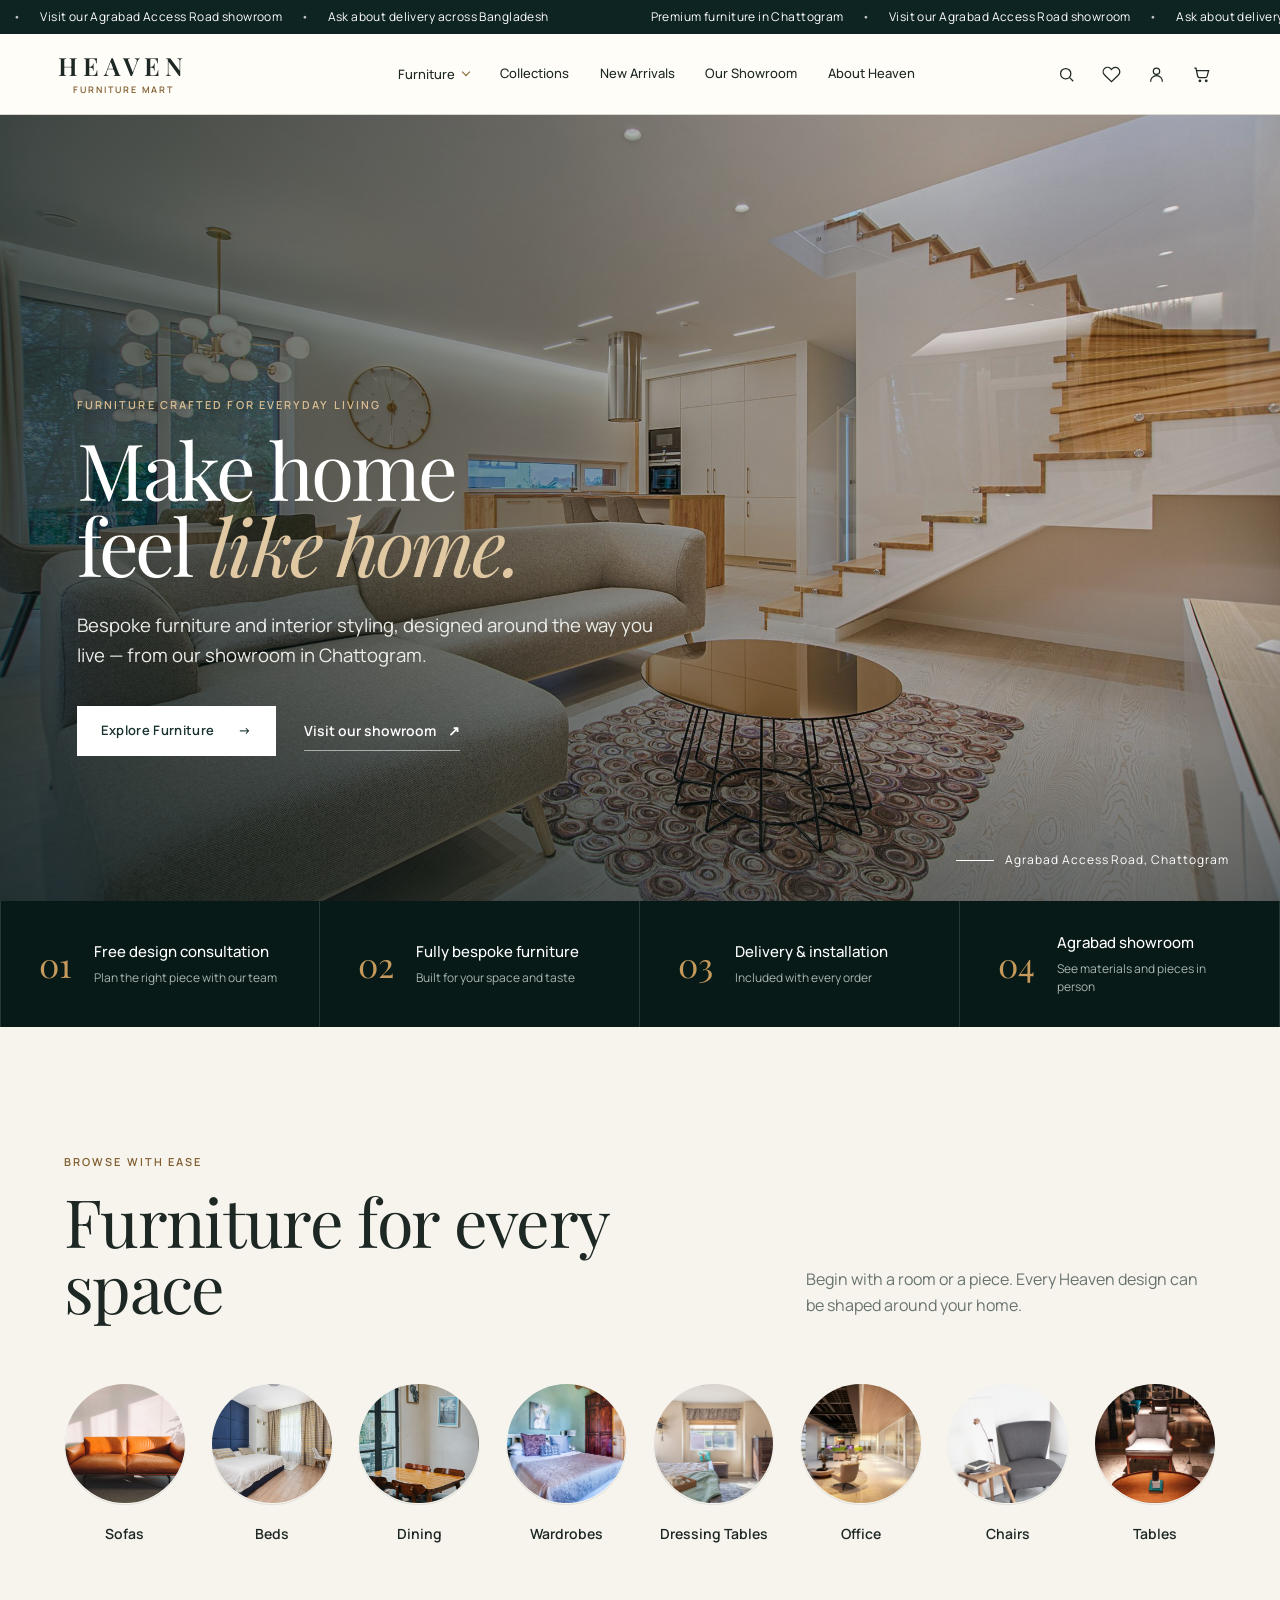
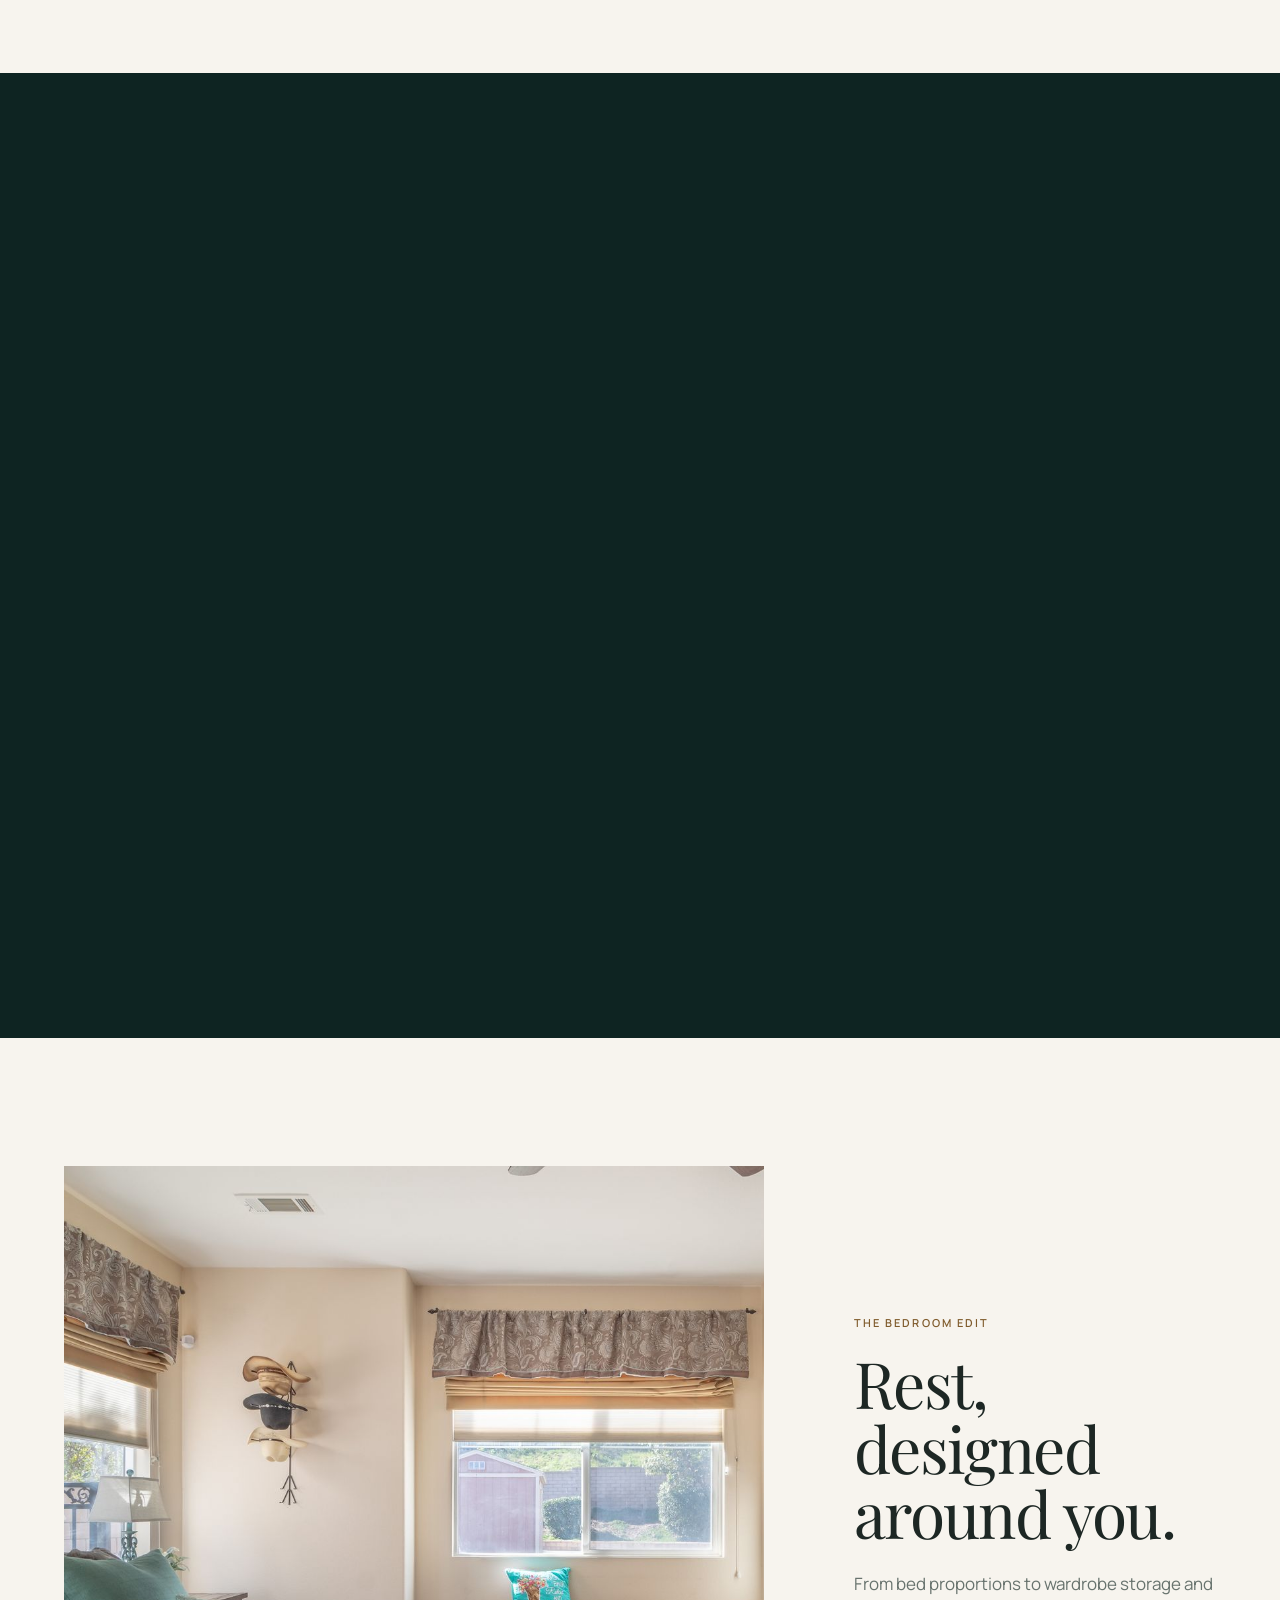
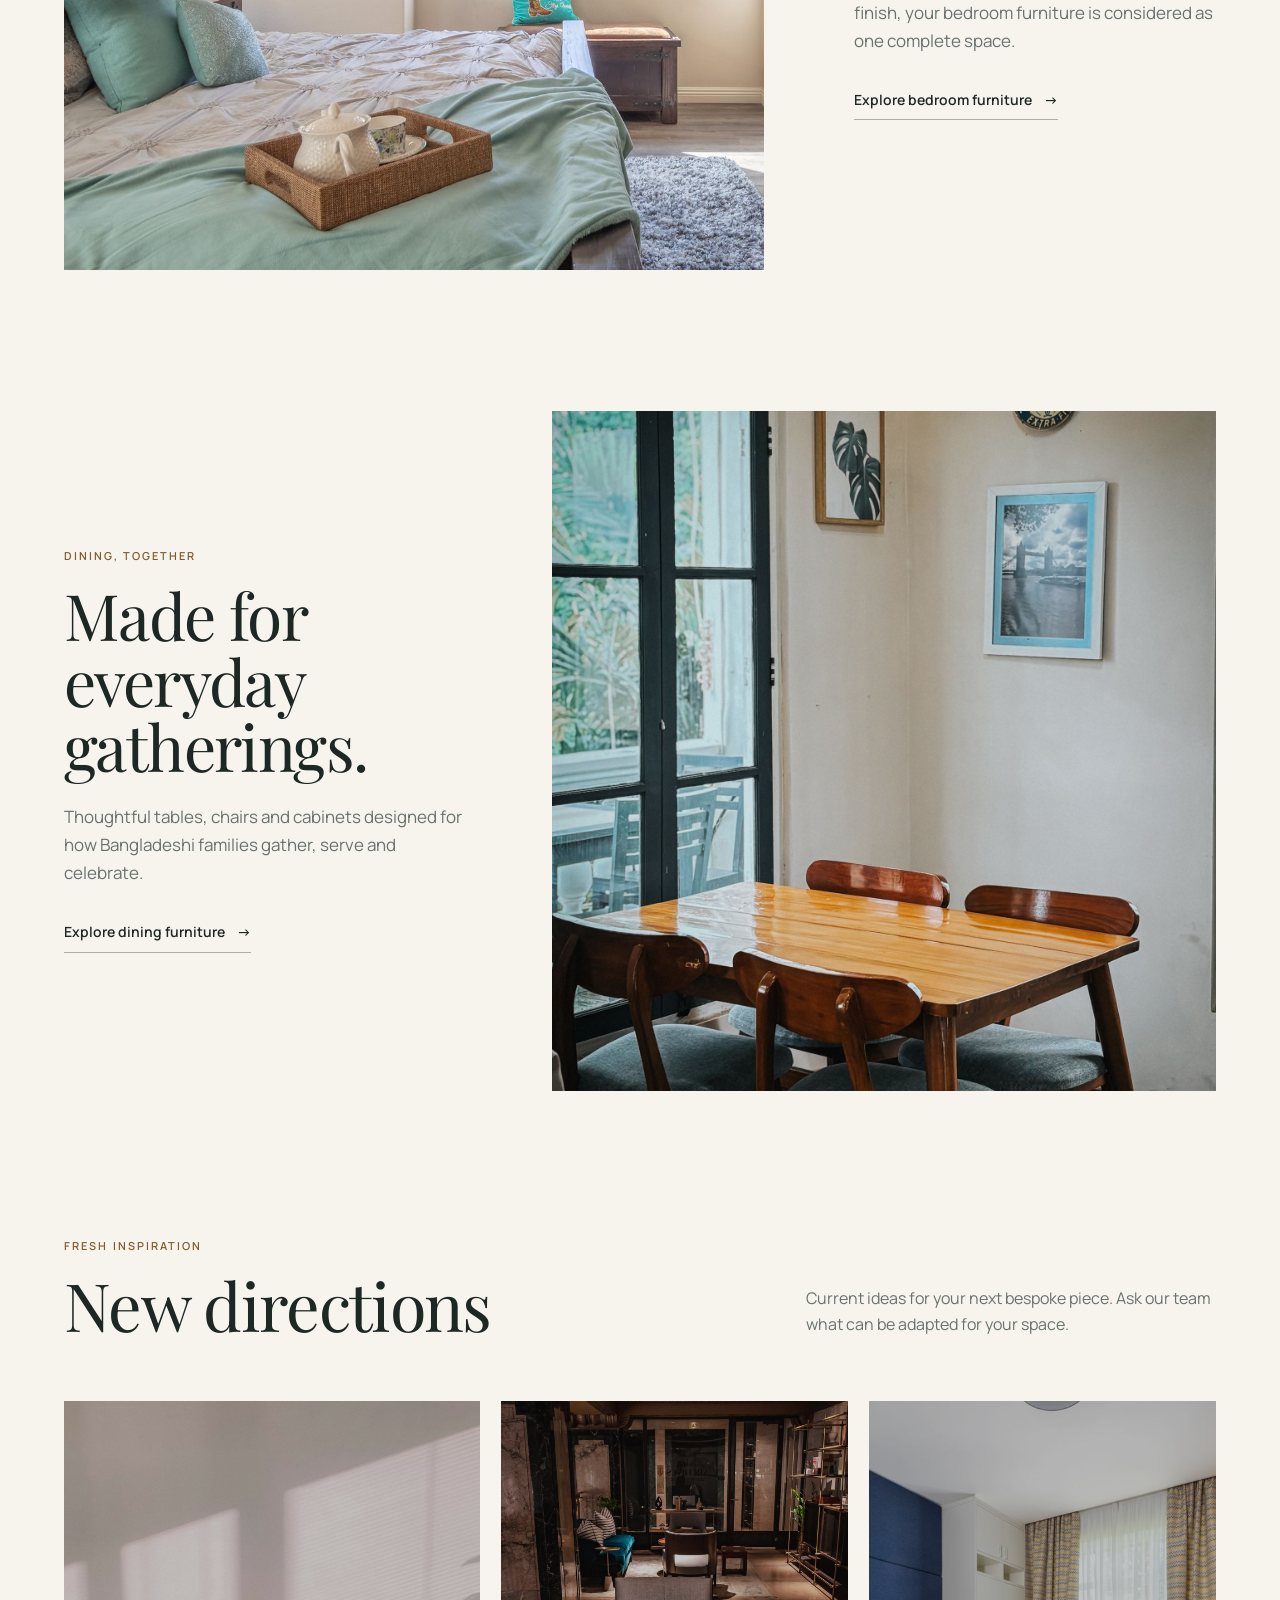
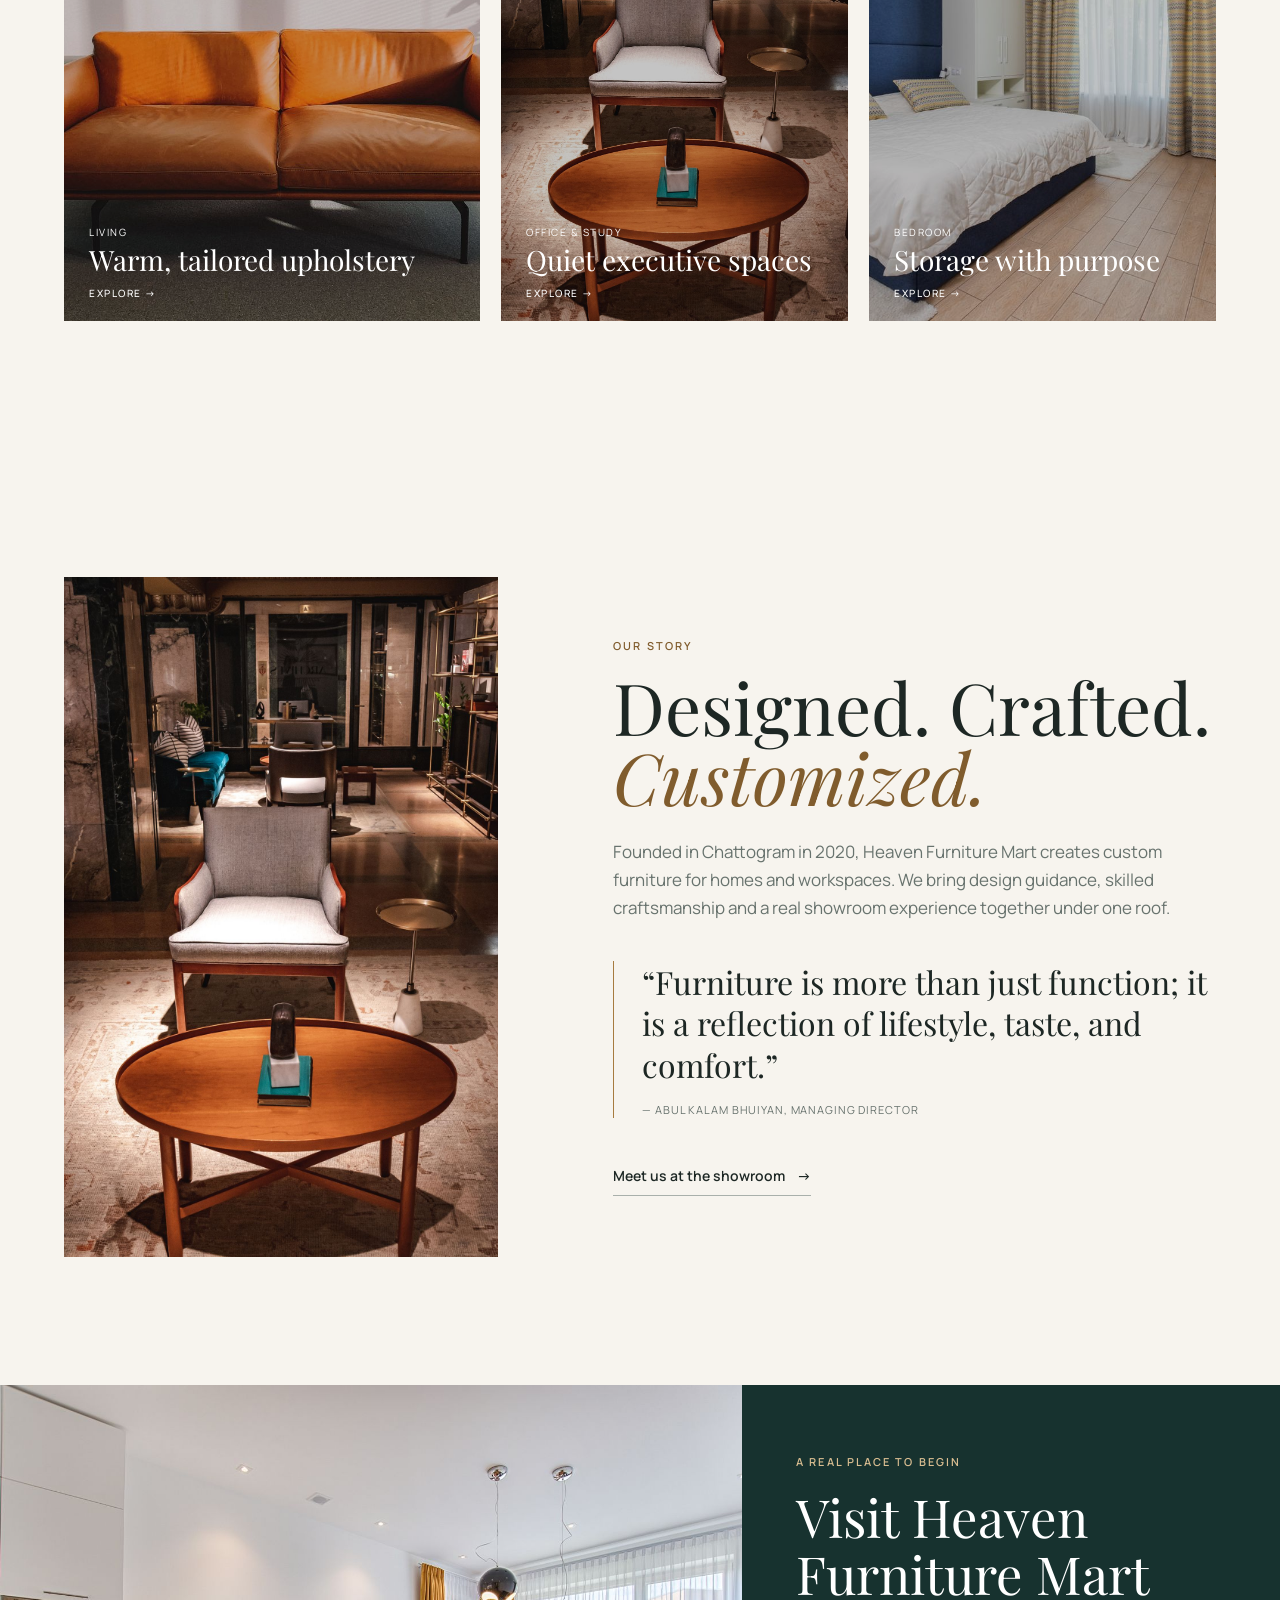
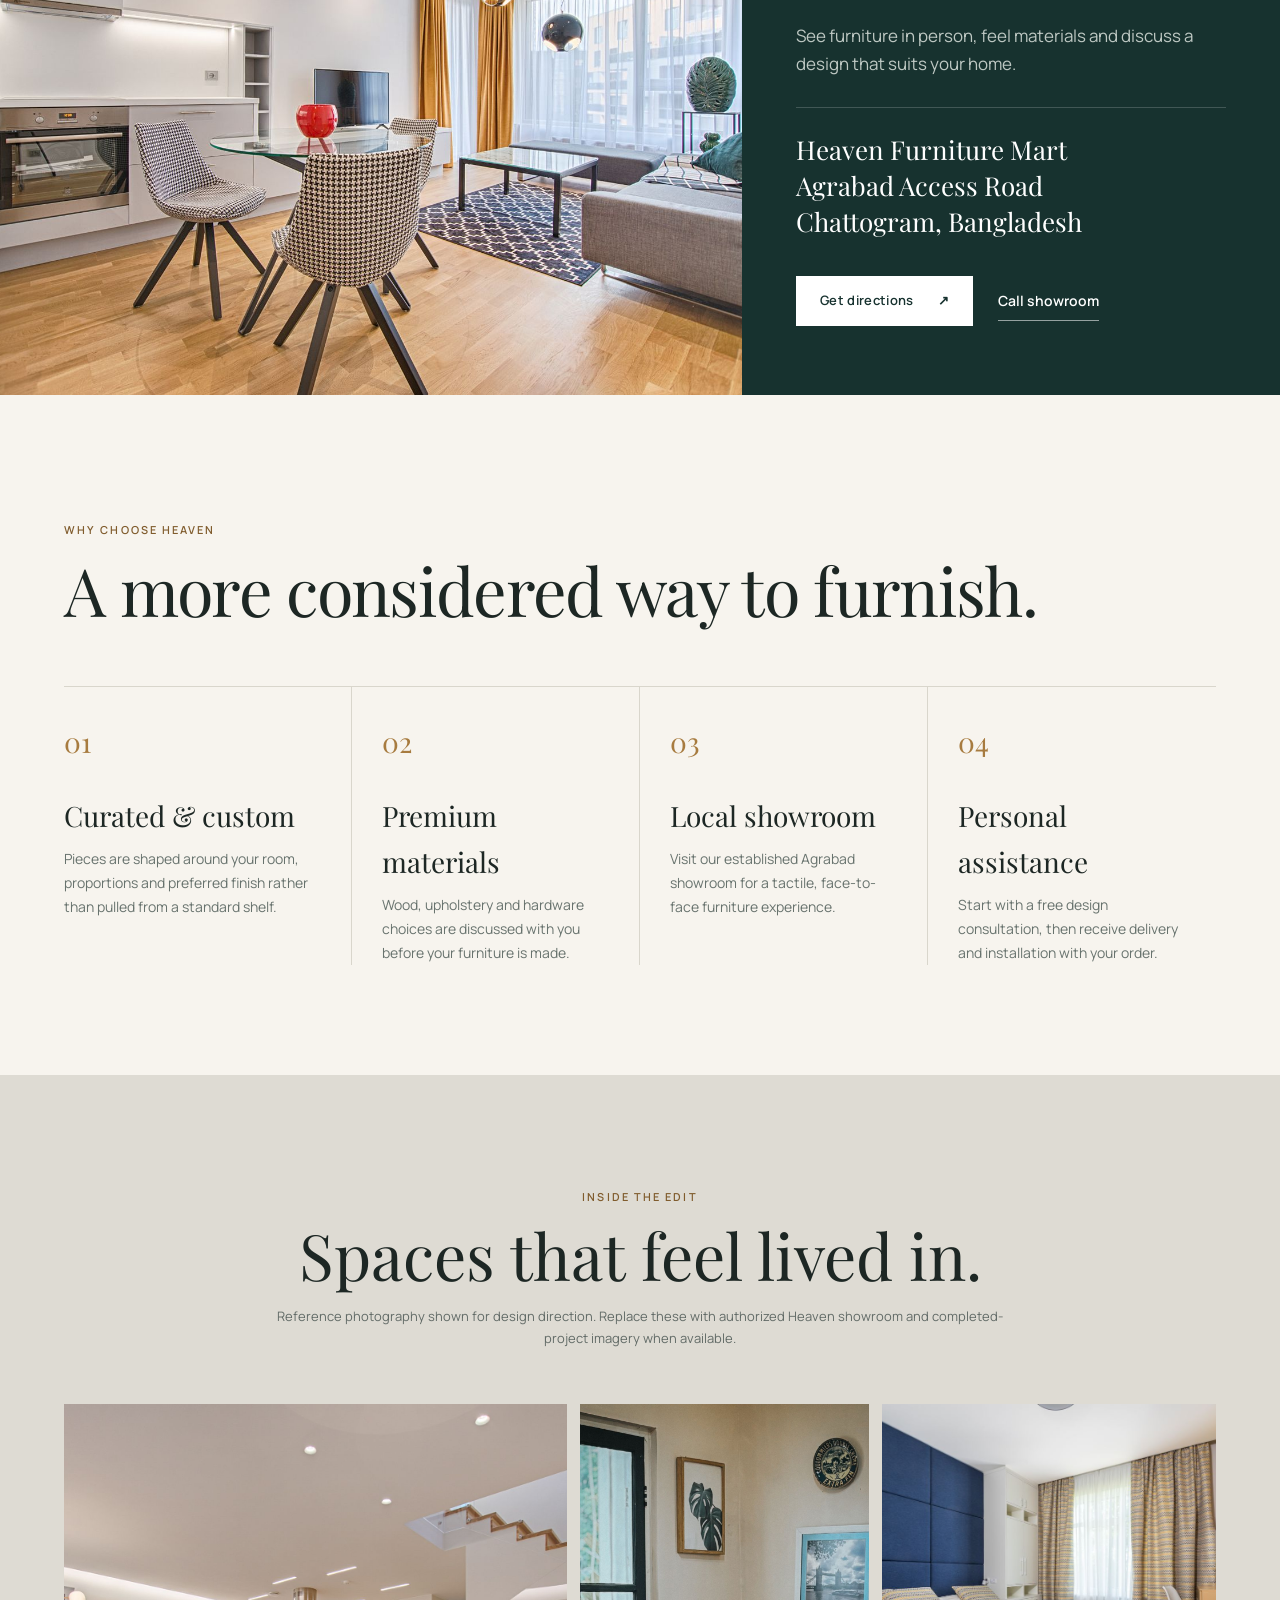
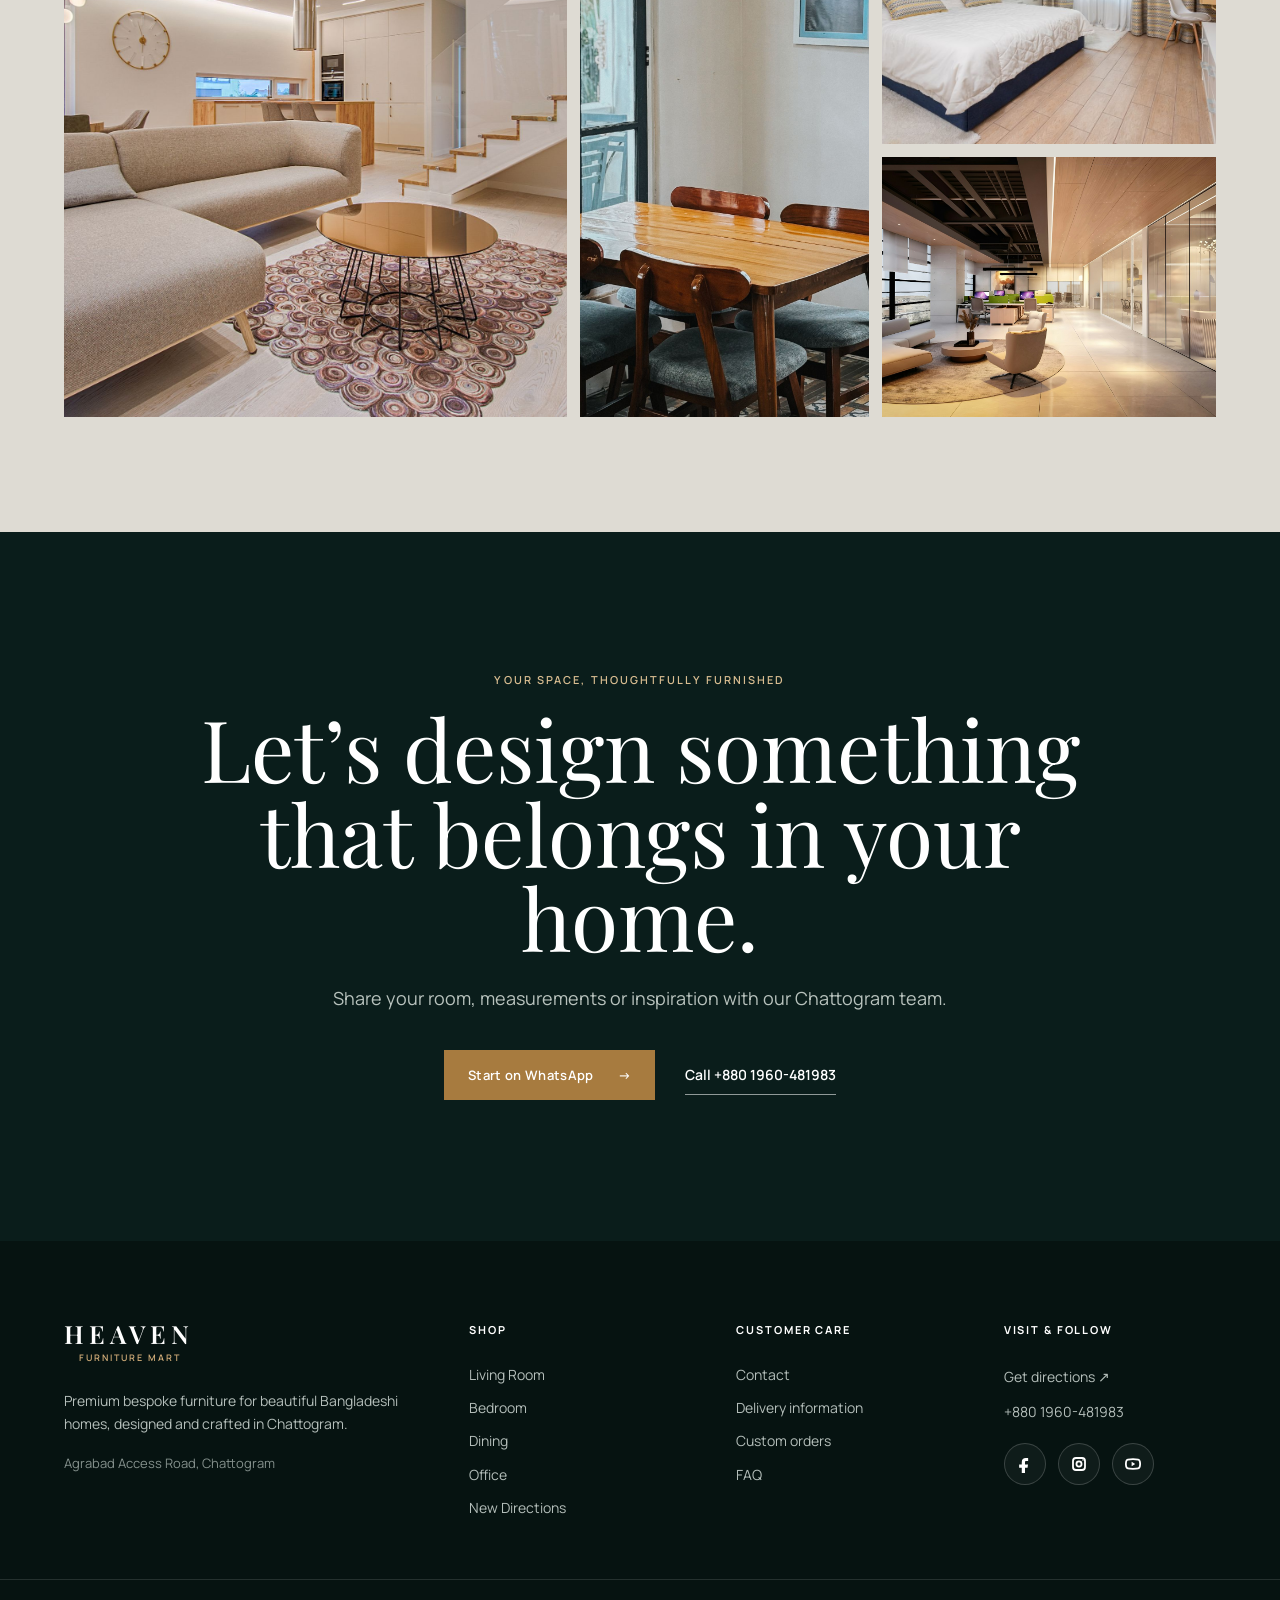
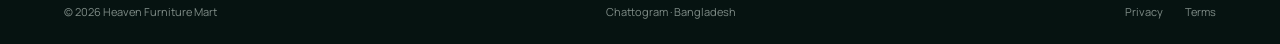
<file: index.html>
<!doctype html>
<html lang="en">
<head>
  <meta charset="utf-8">
  <meta name="viewport" content="width=device-width,initial-scale=1">
  <title>Heaven Furniture Mart | Furniture Shop in Chattogram</title>
  <meta name="description" content="Explore bespoke sofas, beds, dining sets, wardrobes and office furniture at Heaven Furniture Mart on Agrabad Access Road, Chattogram.">
  <meta name="theme-color" content="#17322f">
  <meta property="og:type" content="website">
  <meta property="og:title" content="Heaven Furniture Mart — Furniture Crafted Around You">
  <meta property="og:description" content="Premium bespoke furniture and interior styling from our showroom in Agrabad, Chattogram.">
  <meta property="og:locale" content="en_BD">
  <meta name="twitter:card" content="summary_large_image">
  <link rel="preconnect" href="https://fonts.googleapis.com">
  <link rel="preconnect" href="https://fonts.gstatic.com" crossorigin>
  <link href="https://fonts.googleapis.com/css2?family=Manrope:wght@400;500;600&family=Playfair+Display:ital,wght@0,500;0,600;1,500&display=swap" rel="stylesheet">
  <link rel="preload" as="image" href="assets/images/hero-living-room.jpg" fetchpriority="high">
  <link rel="stylesheet" href="styles.css">
  <script type="application/ld+json">
  {"@context":"https://schema.org","@type":["FurnitureStore","LocalBusiness"],"name":"Heaven Furniture Mart","description":"Bespoke furniture and interior styling showroom in Chattogram, Bangladesh.","foundingDate":"2020","founder":{"@type":"Person","name":"Abul Kalam Bhuiyan"},"telephone":"+8801960481983","email":"heavenfurnituremart@gmail.com","address":{"@type":"PostalAddress","streetAddress":"Agrabad Access Road","addressLocality":"Chattogram","addressCountry":"BD"},"sameAs":["https://www.facebook.com/HeavenFurnitureMart","https://www.instagram.com/heaven_furniture_ltd","https://www.youtube.com/@HeavenFurnitureMart"]}
  </script>
</head>
<body id="top">
  <div class="site-loader" id="siteLoader" aria-hidden="true">
    <div class="site-loader__brand">
      <span>HEAVEN</span>
      <small>FURNITURE MART</small>
    </div>
  </div>
  <a class="skip-link" href="#main">Skip to main content</a>
  <div class="utility-bar" role="note" aria-label="Heaven Furniture Mart information">
    <div class="utility-bar__track">
      <span>Premium furniture in Chattogram <i>•</i> Visit our Agrabad Access Road showroom <i>•</i> Ask about delivery across Bangladesh</span>
      <span aria-hidden="true">Premium furniture in Chattogram <i>•</i> Visit our Agrabad Access Road showroom <i>•</i> Ask about delivery across Bangladesh</span>
    </div>
  </div>

  <header class="site-header" id="siteHeader">
    <div class="nav-shell">
      <a class="brand" href="#top" aria-label="Heaven Furniture Mart home"><span class="brand__words"><b>HEAVEN</b><small>FURNITURE MART</small></span></a>
      <nav class="desktop-nav" aria-label="Primary navigation">
        <button class="nav-trigger" id="furnitureTrigger" type="button" aria-expanded="false" aria-controls="megaMenu">Furniture <span class="nav-chevron" aria-hidden="true"></span></button>
        <a href="#collections">Collections</a><a href="#new-arrivals">New Arrivals</a><a href="#showroom">Our Showroom</a><a href="#story">About Heaven</a>
      </nav>
      <div class="nav-actions">
        <button class="icon-btn search-action" type="button" data-open-search aria-label="Search furniture"><svg viewBox="0 0 24 24" aria-hidden="true"><circle cx="11" cy="11" r="6.5"/><path d="m16 16 4.5 4.5"/></svg></button>
        <button class="icon-btn desktop-action" type="button" data-wishlist aria-label="View wishlist"><svg viewBox="0 0 24 24" aria-hidden="true"><path d="M20.8 4.6a5.5 5.5 0 0 0-7.8 0L12 5.7l-1.1-1.1a5.5 5.5 0 0 0-7.8 7.8l1.1 1.1L12 21l7.8-7.5 1.1-1.1a5.5 5.5 0 0 0-.1-7.8Z"/></svg></button>
        <button class="icon-btn desktop-action" type="button" aria-label="Account — coming soon" data-toast="Online accounts will be available with the ecommerce catalogue."><svg viewBox="0 0 24 24" aria-hidden="true"><circle cx="12" cy="8" r="4"/><path d="M4.5 21a7.5 7.5 0 0 1 15 0"/></svg></button>
        <button class="icon-btn" type="button" id="cartButton" aria-label="Open cart"><svg viewBox="0 0 24 24" aria-hidden="true"><path d="M3 4h2l2.2 10.2a2 2 0 0 0 2 1.6h7.9a2 2 0 0 0 1.9-1.4L21 7H6"/><circle cx="10" cy="20" r="1"/><circle cx="18" cy="20" r="1"/></svg></button>
        <button class="menu-btn" id="menuButton" type="button" aria-expanded="false" aria-controls="mobileMenu"><span></span><span></span><span class="sr-only">Open menu</span></button>
      </div>
    </div>
    <div class="mega-menu" id="megaMenu" aria-hidden="true" inert>
      <div class="mega-menu__inner">
        <div><p class="menu-label">Furniture by room</p><div class="mega-links"><a href="living-room-furniture/">Living Room <span>→</span></a><a href="bedroom-furniture/">Bedroom <span>→</span></a><a href="dining-furniture/">Dining <span>→</span></a><a href="office-furniture/">Office &amp; Study <span>→</span></a></div></div>
        <div><p class="menu-label">Popular pieces</p><div class="mega-list"><a href="sofas/">Sofas</a><a href="beds/">Beds</a><a href="wardrobes/">Wardrobes</a><a href="#categories">Dressing tables</a><a href="#categories">Chairs</a><a href="#categories">Tables</a></div></div>
        <a class="mega-feature" href="#bespoke"><img src="assets/images/armchair.jpg" alt="Upholstered armchair and crafted wood table in a refined interior" width="1200" height="1800"><span><small>Heaven bespoke</small>Made for your space <b>Explore →</b></span></a>
      </div>
    </div>
  </header>

  <div class="mobile-menu" id="mobileMenu" aria-hidden="true" inert>
    <div class="mobile-menu__top"><span class="mobile-menu__title">Menu</span><button class="close-btn" type="button" data-close-menu aria-label="Close menu">×</button></div>
    <nav aria-label="Mobile navigation"><details><summary>Furniture <span>+</span></summary><div class="mobile-subnav"><a href="living-room-furniture/">Living Room</a><a href="bedroom-furniture/">Bedroom</a><a href="dining-furniture/">Dining</a><a href="office-furniture/">Office &amp; Study</a><a href="sofas/">Sofas</a><a href="beds/">Beds</a><a href="wardrobes/">Wardrobes</a></div></details><a href="#collections" data-mobile-link>Collections</a><a href="#new-arrivals" data-mobile-link>New Arrivals</a><a href="#showroom" data-mobile-link>Visit Showroom</a><a href="#story" data-mobile-link>About Heaven</a><a href="#contact" data-mobile-link>Contact</a></nav>
    <div class="mobile-menu__contact"><a href="tel:+8801960481983">+880 1960-481983</a><span>Agrabad Access Road, Chattogram</span></div>
  </div>

  <main id="main">
    <section class="hero hero-slider" id="heroSlider" aria-label="Featured furniture and interiors">
      <article class="hero__slide is-active" aria-hidden="false">
        <img class="hero__image" src="assets/images/hero-living-room.jpg" alt="Bright contemporary living room with upholstered sofa and wood furniture" width="2048" height="1365" fetchpriority="high">
        <div class="hero__shade"></div>
        <div class="hero__content"><p class="eyebrow eyebrow--light">Furniture crafted for everyday living</p><h1 id="hero-title">Make home feel <em>like home.</em></h1><p class="hero__copy">Bespoke furniture and interior styling, designed around the way you live — from our showroom in Chattogram.</p><div class="hero__actions"><a class="button button--light" href="#collections">Explore Furniture <span>→</span></a><a class="text-link text-link--light" href="#showroom">Visit our showroom <span>↗</span></a></div></div>
      </article>
      <article class="hero__slide" aria-hidden="true" inert>
        <img class="hero__image" src="assets/images/wardrobe-room.jpg" alt="Calm modern bedroom with fitted storage and upholstered bed" width="1200" height="797">
        <div class="hero__shade"></div>
        <div class="hero__content"><p class="eyebrow eyebrow--light">The bedroom collection</p><h2>Restful spaces, <em>made personal.</em></h2><p class="hero__copy">Beds, wardrobes and dressing furniture considered together for the way your room needs to work.</p><div class="hero__actions"><a class="button button--light" href="bedroom-furniture/">Explore Bedroom <span>→</span></a></div></div>
      </article>
      <article class="hero__slide" aria-hidden="true" inert>
        <img class="hero__image" src="assets/images/dining-room.jpg" alt="Wooden dining table and upholstered chairs in a naturally lit home" width="900" height="1350">
        <div class="hero__shade"></div>
        <div class="hero__content"><p class="eyebrow eyebrow--light">Dining designed for togetherness</p><h2>Gather beautifully, <em>every day.</em></h2><p class="hero__copy">Custom dining tables, chairs and cabinets made for family meals and memorable occasions.</p><div class="hero__actions"><a class="button button--light" href="dining-furniture/">Explore Dining <span>→</span></a></div></div>
      </article>
      <p class="hero__location"><span></span>Agrabad Access Road, Chattogram</p>
    </section>

    <section class="service-ribbon" aria-label="Customer services">
      <div><span class="service-num">01</span><p><strong>Free design consultation</strong><small>Plan the right piece with our team</small></p></div><div><span class="service-num">02</span><p><strong>Fully bespoke furniture</strong><small>Built for your space and taste</small></p></div><div><span class="service-num">03</span><p><strong>Delivery &amp; installation</strong><small>Included with every order</small></p></div><div><span class="service-num">04</span><p><strong>Agrabad showroom</strong><small>See materials and pieces in person</small></p></div>
    </section>

    <section class="section categories" id="categories" aria-labelledby="category-title">
      <div class="section-heading reveal"><div><p class="eyebrow">Browse with ease</p><h2 id="category-title">Furniture for every space</h2></div><p>Begin with a room or a piece. Every Heaven design can be shaped around your home.</p></div>
      <div class="category-grid" role="list">
        <a class="category reveal" href="sofas/" role="listitem"><span class="category__image"><img src="assets/images/sofa.jpg" alt="Warm tan upholstered sofa" width="1200" height="900" loading="lazy"></span><span>Sofas</span></a>
        <a class="category reveal" href="beds/" role="listitem" data-delay="50"><span class="category__image"><img src="assets/images/wardrobe-room.jpg" alt="Contemporary bedroom with upholstered bed" width="1200" height="797" loading="lazy"></span><span>Beds</span></a>
        <a class="category reveal" href="dining-furniture/" role="listitem" data-delay="100"><span class="category__image"><img src="assets/images/dining-room.jpg" alt="Wood dining table with upholstered chairs" width="900" height="1350" loading="lazy"></span><span>Dining</span></a>
        <a class="category reveal" href="wardrobes/" role="listitem" data-delay="150"><span class="category__image"><img src="assets/images/bedroom.jpg" alt="Solid wood wardrobe in a furnished bedroom" width="1500" height="1000" loading="lazy"></span><span>Wardrobes</span></a>
        <a class="category reveal" href="#bespoke" role="listitem" data-delay="200"><span class="category__image"><img src="assets/images/bedroom-detail.jpg" alt="Wooden dressing furniture in a bedroom" width="1600" height="1067" loading="lazy"></span><span>Dressing Tables</span></a>
        <a class="category reveal" href="office-furniture/" role="listitem" data-delay="250"><span class="category__image"><img src="assets/images/workspace.jpg" alt="Contemporary furnished office space" width="1800" height="1200" loading="lazy"></span><span>Office</span></a>
        <a class="category reveal" href="#collections" role="listitem" data-delay="300"><span class="category__image"><img src="assets/images/office-chair.jpg" alt="Grey accent chair beside a wooden table" width="900" height="1350" loading="lazy"></span><span>Chairs</span></a>
        <a class="category reveal" href="#collections" role="listitem" data-delay="350"><span class="category__image"><img src="assets/images/armchair.jpg" alt="Round handcrafted wood table in an interior" width="1200" height="1800" loading="lazy"></span><span>Tables</span></a>
      </div>
    </section>

    <section class="collection-section" id="collections" aria-labelledby="collection-title"><div class="section section--dark">
      <div class="section-heading section-heading--dark reveal"><div><p class="eyebrow">Selected by Heaven</p><h2 id="collection-title">Featured furniture</h2></div><div class="filter-tabs" role="group" aria-label="Filter featured furniture"><button class="is-active" data-filter="all">All</button><button data-filter="living">Living</button><button data-filter="bedroom">Bedroom</button><button data-filter="dining">Dining</button></div></div>
      <div class="product-grid">
        <article class="product-card reveal" data-category="living"><div class="product-card__image"><img src="assets/images/sofa.jpg" alt="Tan leather sofa in warm daylight" width="1200" height="900" loading="lazy"><button class="heart" type="button" aria-label="Save bespoke sofa inspiration" data-save aria-pressed="false">♡</button><button class="quick-view" type="button" data-quick-view="Bespoke sofa consultation" data-image="assets/images/sofa.jpg">Explore details</button></div><p class="product-card__type">Living room · Bespoke</p><h3>Tailored sofa consultation</h3><p class="product-card__price">Made to order <span>Price after consultation</span></p></article>
        <article class="product-card reveal" data-category="bedroom" data-delay="80"><div class="product-card__image"><img src="assets/images/wardrobe-room.jpg" alt="Modern upholstered bed in a bright room" width="1200" height="797" loading="lazy"><button class="heart" type="button" aria-label="Save bespoke bed inspiration" data-save aria-pressed="false">♡</button><button class="quick-view" type="button" data-quick-view="Bespoke bed consultation" data-image="assets/images/wardrobe-room.jpg">Explore details</button></div><p class="product-card__type">Bedroom · Bespoke</p><h3>Upholstered bed consultation</h3><p class="product-card__price">Made to order <span>Price after consultation</span></p></article>
        <article class="product-card reveal" data-category="dining" data-delay="160"><div class="product-card__image"><img src="assets/images/dining-room.jpg" alt="Crafted wood dining table and chairs" width="900" height="1350" loading="lazy"><button class="heart" type="button" aria-label="Save dining set inspiration" data-save aria-pressed="false">♡</button><button class="quick-view" type="button" data-quick-view="Dining set consultation" data-image="assets/images/dining-room.jpg">Explore details</button></div><p class="product-card__type">Dining · Bespoke</p><h3>Dining set consultation</h3><p class="product-card__price">Made to order <span>Price after consultation</span></p></article>
        <article class="product-card reveal" data-category="living" data-delay="240"><div class="product-card__image"><img src="assets/images/office-chair.jpg" alt="Grey upholstered accent chair with wood side table" width="900" height="1350" loading="lazy"><button class="heart" type="button" aria-label="Save accent chair inspiration" data-save aria-pressed="false">♡</button><button class="quick-view" type="button" data-quick-view="Accent chair consultation" data-image="assets/images/office-chair.jpg">Explore details</button></div><p class="product-card__type">Accent furniture · Bespoke</p><h3>Accent chair consultation</h3><p class="product-card__price">Made to order <span>Price after consultation</span></p></article>
      </div>
      <div class="section-action reveal"><a class="button button--brass" href="living-room-furniture/">Explore all furniture <span>→</span></a><p>Final designs, materials, dimensions and prices are confirmed with our team.</p></div>
    </div></section>

    <section class="section editorial" id="bespoke" aria-labelledby="bespoke-title">
      <article class="editorial-block editorial-block--large reveal"><div class="editorial-block__image"><img src="assets/images/bedroom-detail.jpg" alt="Warm bedroom with crafted solid wood furniture" width="1600" height="1067" loading="lazy"></div><div class="editorial-block__copy"><p class="eyebrow">The bedroom edit</p><h2 id="bespoke-title">Rest, designed around you.</h2><p>From bed proportions to wardrobe storage and finish, your bedroom furniture is considered as one complete space.</p><a class="text-link" href="bedroom-furniture/">Explore bedroom furniture <span>→</span></a></div></article>
      <article class="editorial-block editorial-block--reverse reveal"><div class="editorial-block__image"><img src="assets/images/dining-room.jpg" alt="Wooden dining table arranged in a calm family home" width="900" height="1350" loading="lazy"></div><div class="editorial-block__copy"><p class="eyebrow">Dining, together</p><h2>Made for everyday gatherings.</h2><p>Thoughtful tables, chairs and cabinets designed for how Bangladeshi families gather, serve and celebrate.</p><a class="text-link" href="dining-furniture/">Explore dining furniture <span>→</span></a></div></article>
    </section>

    <section class="section new-arrivals" id="new-arrivals" aria-labelledby="new-title">
      <div class="section-heading reveal"><div><p class="eyebrow">Fresh inspiration</p><h2 id="new-title">New directions</h2></div><p>Current ideas for your next bespoke piece. Ask our team what can be adapted for your space.</p></div>
      <div class="arrival-track"><a class="arrival-card reveal" href="sofas/"><img src="assets/images/sofa.jpg" alt="Streamlined tan upholstered sofa" width="1200" height="900" loading="lazy"><span><small>Living</small>Warm, tailored upholstery <b>Explore →</b></span></a><a class="arrival-card reveal" href="office-furniture/" data-delay="70"><img src="assets/images/armchair.jpg" alt="Refined lounge chair and wood table arrangement" width="1200" height="1800" loading="lazy"><span><small>Office &amp; Study</small>Quiet executive spaces <b>Explore →</b></span></a><a class="arrival-card reveal" href="bedroom-furniture/" data-delay="140"><img src="assets/images/wardrobe-room.jpg" alt="Contemporary fitted bedroom furniture" width="1200" height="797" loading="lazy"><span><small>Bedroom</small>Storage with purpose <b>Explore →</b></span></a></div>
    </section>

    <section class="story" id="story" aria-labelledby="story-title"><div class="story__image reveal"><img src="assets/images/armchair.jpg" alt="Carefully styled wood table and upholstered chair" width="1200" height="1800" loading="lazy"></div><div class="story__copy reveal"><p class="eyebrow">Our story</p><h2 id="story-title">Designed. Crafted. <em>Customized.</em></h2><p>Founded in Chattogram in 2020, Heaven Furniture Mart creates custom furniture for homes and workspaces. We bring design guidance, skilled craftsmanship and a real showroom experience together under one roof.</p><blockquote>“Furniture is more than just function; it is a reflection of lifestyle, taste, and comfort.”<cite>— Abul Kalam Bhuiyan, Managing Director</cite></blockquote><a class="text-link" href="#showroom">Meet us at the showroom <span>→</span></a></div></section>

    <section class="showroom" id="showroom" aria-labelledby="showroom-title"><div class="showroom__media"><img src="assets/images/living-room.jpg" alt="Furnished contemporary living and dining space" width="1600" height="1067" loading="lazy"></div><div class="showroom__panel reveal"><p class="eyebrow eyebrow--light">A real place to begin</p><h2 id="showroom-title">Visit Heaven Furniture Mart</h2><p>See furniture in person, feel materials and discuss a design that suits your home.</p><address>Heaven Furniture Mart<br>Agrabad Access Road<br>Chattogram, Bangladesh</address><div class="showroom__actions"><a class="button button--light" href="https://www.google.com/maps/search/?api=1&amp;query=Heaven+Furniture+Mart+Agrabad+Access+Road+Chattogram" target="_blank" rel="noopener">Get directions <span>↗</span></a><a class="text-link text-link--light" href="tel:+8801960481983">Call showroom</a></div></div></section>

    <section class="section trust-section" aria-labelledby="trust-title"><div class="section-heading reveal"><div><p class="eyebrow">Why choose Heaven</p><h2 id="trust-title">A more considered way to furnish.</h2></div></div><div class="trust-grid"><article class="reveal"><span>01</span><h3>Curated &amp; custom</h3><p>Pieces are shaped around your room, proportions and preferred finish rather than pulled from a standard shelf.</p></article><article class="reveal" data-delay="70"><span>02</span><h3>Premium materials</h3><p>Wood, upholstery and hardware choices are discussed with you before your furniture is made.</p></article><article class="reveal" data-delay="140"><span>03</span><h3>Local showroom</h3><p>Visit our established Agrabad showroom for a tactile, face-to-face furniture experience.</p></article><article class="reveal" data-delay="210"><span>04</span><h3>Personal assistance</h3><p>Start with a free design consultation, then receive delivery and installation with your order.</p></article></div></section>

    <section class="gallery" aria-labelledby="gallery-title"><div class="gallery__head reveal"><p class="eyebrow">Inside the edit</p><h2 id="gallery-title">Spaces that feel lived in.</h2><p>Reference photography shown for design direction. Replace these with authorized Heaven showroom and completed-project imagery when available.</p></div><div class="gallery__grid"><figure class="reveal"><img src="assets/images/hero-living-room.jpg" alt="Neutral living room with a generous sectional sofa" width="2048" height="1365" loading="lazy"></figure><figure class="reveal"><img src="assets/images/dining-room.jpg" alt="Wood dining set in a naturally lit home" width="900" height="1350" loading="lazy"></figure><figure class="reveal"><img src="assets/images/wardrobe-room.jpg" alt="Modern bedroom with fitted storage" width="1200" height="797" loading="lazy"></figure><figure class="reveal"><img src="assets/images/workspace.jpg" alt="Contemporary office furniture and lounge area" width="1800" height="1200" loading="lazy"></figure></div></section>

    <section class="contact-cta" id="contact" aria-labelledby="contact-title"><div class="contact-cta__inner reveal"><p class="eyebrow eyebrow--light">Your space, thoughtfully furnished</p><h2 id="contact-title">Let’s design something that belongs in your home.</h2><p>Share your room, measurements or inspiration with our Chattogram team.</p><div><a class="button button--brass" href="https://wa.me/8801960481983" target="_blank" rel="noopener">Start on WhatsApp <span>→</span></a><a class="text-link text-link--light" href="tel:+8801960481983">Call +880 1960-481983</a></div></div></section>
  </main>

<footer class="footer">
  <div class="footer__top">
    <div class="footer__brand">
      <a class="brand brand--footer" href="#top" aria-label="Heaven Furniture Mart home">
        <span class="brand__words"><b>HEAVEN</b><small>FURNITURE MART</small></span>
      </a>
      <p>Premium bespoke furniture for beautiful Bangladeshi homes, designed and crafted in Chattogram.</p>
      <span>Agrabad Access Road, Chattogram</span>
    </div>
    <div class="footer__col">
      <h3>Shop</h3>
      <a href="living-room-furniture/">Living Room</a>
      <a href="bedroom-furniture/">Bedroom</a>
      <a href="dining-furniture/">Dining</a>
      <a href="office-furniture/">Office</a>
      <a href="#new-arrivals">New Directions</a>
    </div>
    <div class="footer__col">
      <h3>Customer care</h3>
      <a href="mailto:heavenfurnituremart@gmail.com">Contact</a>
      <a href="#showroom">Delivery information</a>
      <a href="#contact">Custom orders</a>
      <a href="#contact">FAQ</a>
    </div>
    <div class="footer__col footer__col--visit">
      <h3>Visit &amp; follow</h3>
      <a class="footer__plain-link" href="https://www.google.com/maps/search/?api=1&amp;query=Heaven+Furniture+Mart+Agrabad+Access+Road+Chattogram" target="_blank" rel="noopener">Get directions <span>↗</span></a>
      <a class="footer__plain-link" href="tel:+8801960481983">+880 1960-481983</a>
      <div class="footer__socials" aria-label="Social links">
        <a href="https://www.facebook.com/HeavenFurnitureMart" target="_blank" rel="noopener" aria-label="Facebook">
          <svg viewBox="0 0 24 24" aria-hidden="true"><path d="M14 8.1h2.2V4.3c-.4-.1-1.7-.2-3.2-.2-3.2 0-5.3 1.9-5.3 5.5v3.1H4.2V17h3.5v7H12v-7h3.4l.6-4.3h-4V10c0-1.2.3-1.9 2-1.9Z"/></svg>
        </a>
        <a href="https://www.instagram.com/heaven_furniture_ltd" target="_blank" rel="noopener" aria-label="Instagram">
          <svg viewBox="0 0 24 24" aria-hidden="true"><rect x="4" y="4" width="16" height="16" rx="4"/><circle cx="12" cy="12" r="3.4"/><circle cx="17.3" cy="6.7" r=".9"/></svg>
        </a>
        <a href="https://www.youtube.com/@HeavenFurnitureMart" target="_blank" rel="noopener" aria-label="YouTube">
          <svg viewBox="0 0 24 24" aria-hidden="true"><path d="M21 8.2a3 3 0 0 0-2.1-2.1C17 5.6 12 5.6 12 5.6s-5 0-6.9.5A3 3 0 0 0 3 8.2 31 31 0 0 0 2.5 12 31 31 0 0 0 3 15.8a3 3 0 0 0 2.1 2.1c1.9.5 6.9.5 6.9.5s5 0 6.9-.5a3 3 0 0 0 2.1-2.1c.4-1.9.5-3.8.5-3.8s0-1.9-.5-3.8Z"/><path d="m10.2 15 4.7-3-4.7-3v6Z"/></svg>
        </a>
      </div>
    </div>
  </div>
  <div class="footer__bottom">
    <span>© 2026 Heaven Furniture Mart</span>
    <span>Chattogram · Bangladesh</span>
    <div><a href="#">Privacy</a><a href="#">Terms</a></div>
  </div>
</footer>

  <dialog class="search-dialog" id="searchDialog"><button class="close-btn" type="button" data-close-dialog aria-label="Close search">×</button><form method="dialog" role="search"><label for="siteSearch">What are you looking for?</label><div><input id="siteSearch" type="search" placeholder="Try “sofa”, “bed” or “dining”" autocomplete="off"><button type="submit" aria-label="Submit search">→</button></div></form><div id="searchResults" class="search-results" aria-live="polite"><p>Popular</p><a href="sofas/">Sofas</a><a href="beds/">Beds</a><a href="dining-furniture/">Dining furniture</a><a href="office-furniture/">Office furniture</a></div></dialog>
  <aside class="cart-drawer" id="cartDrawer" aria-hidden="true" aria-labelledby="cartTitle" inert><div class="drawer__top"><h2 id="cartTitle">Your selection</h2><button class="close-btn" type="button" data-close-cart aria-label="Close cart">×</button></div><div class="cart-empty"><span>0</span><h3>Your selection is empty</h3><p>Heaven furniture is made to order. Save inspiration or contact our team for a custom quotation.</p><a class="button button--dark" href="#collections" data-close-cart>Explore furniture</a></div></aside>
  <div class="page-overlay" id="pageOverlay"></div>
  <dialog class="quick-dialog" id="quickDialog"><button class="close-btn" type="button" data-close-quick aria-label="Close details">×</button><div class="quick-dialog__grid"><img id="quickImage" src="assets/images/sofa.jpg" alt=""><div><p class="eyebrow">Made by Heaven</p><h2 id="quickTitle">Bespoke furniture consultation</h2><p>Choose your preferred size, material and finish with our team. Final specifications, lead time and pricing are confirmed after consultation.</p><a class="button button--dark" id="quickWhatsApp" href="https://wa.me/8801960481983" target="_blank" rel="noopener">Enquire on WhatsApp <span>→</span></a></div></div></dialog>
  <div class="toast" id="toast" role="status" aria-live="polite"></div>
  <script src="script.js"></script>
</body>
</html>
</file>
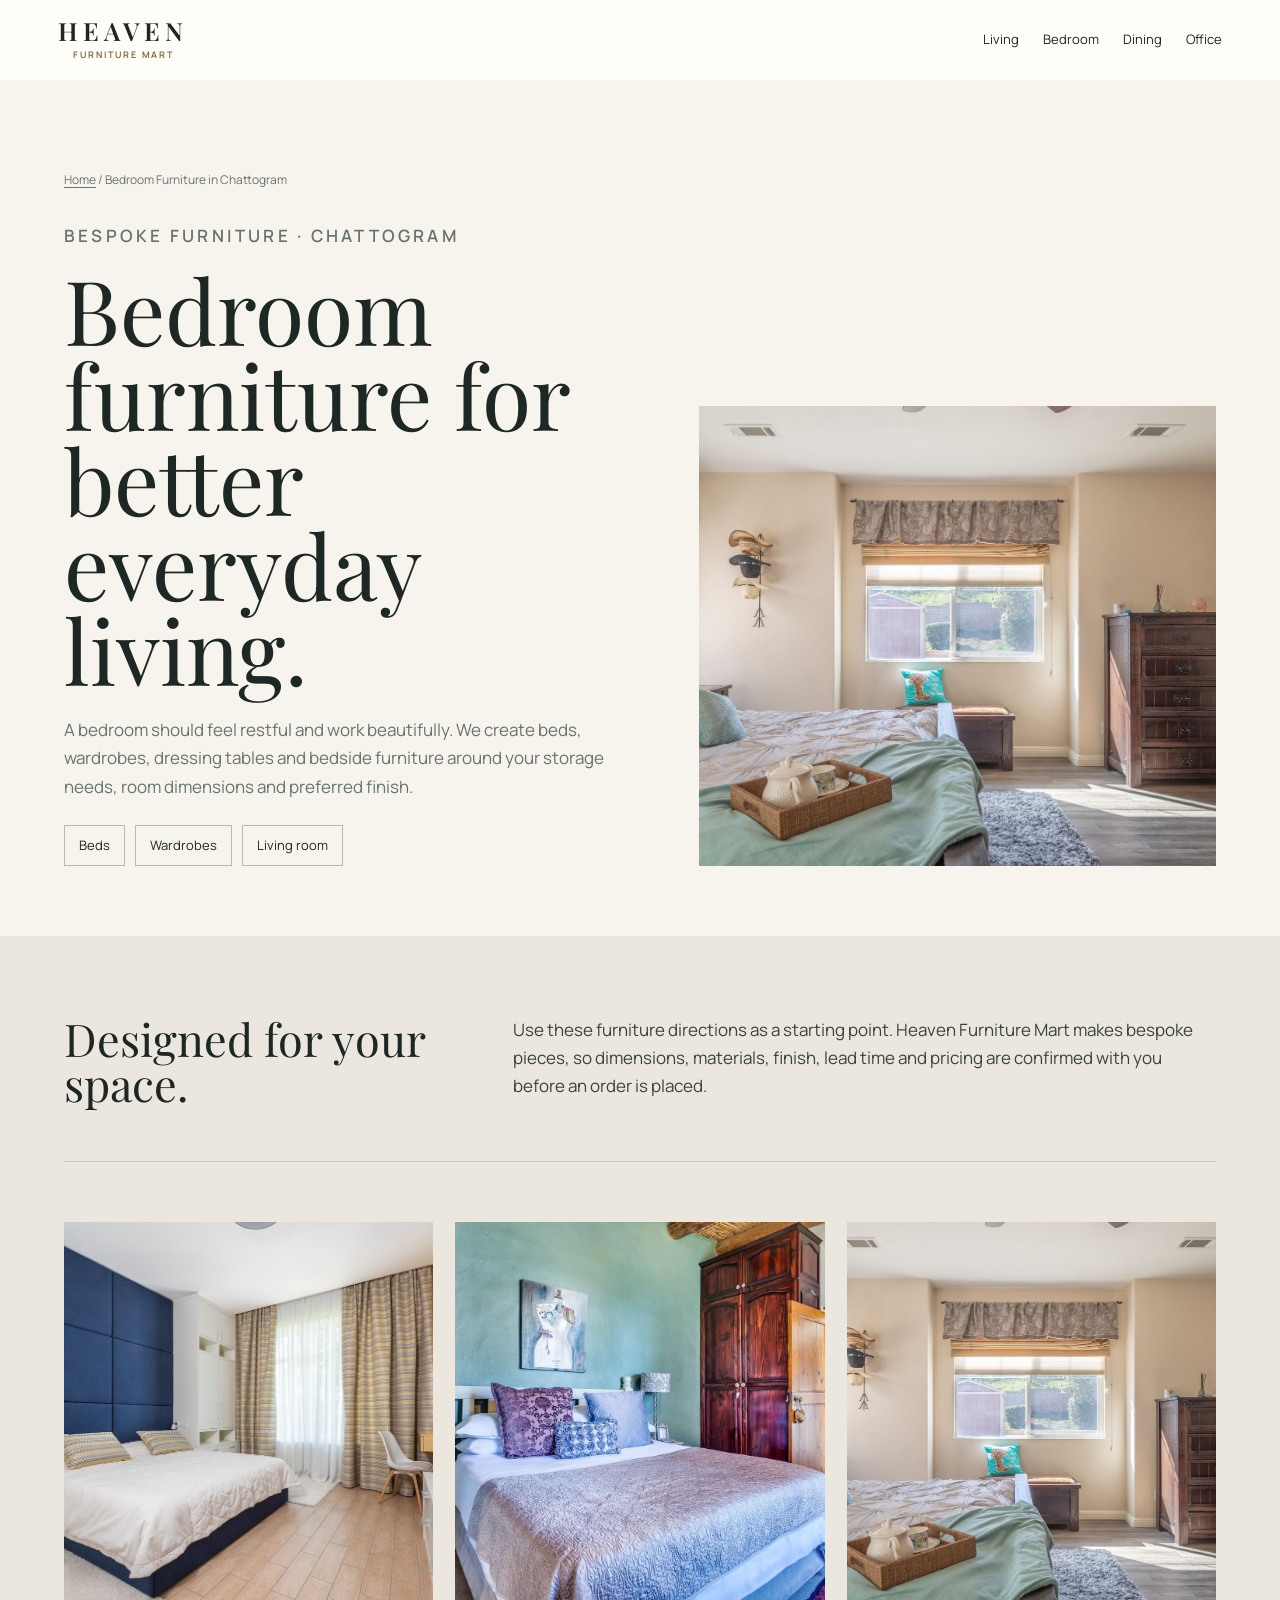
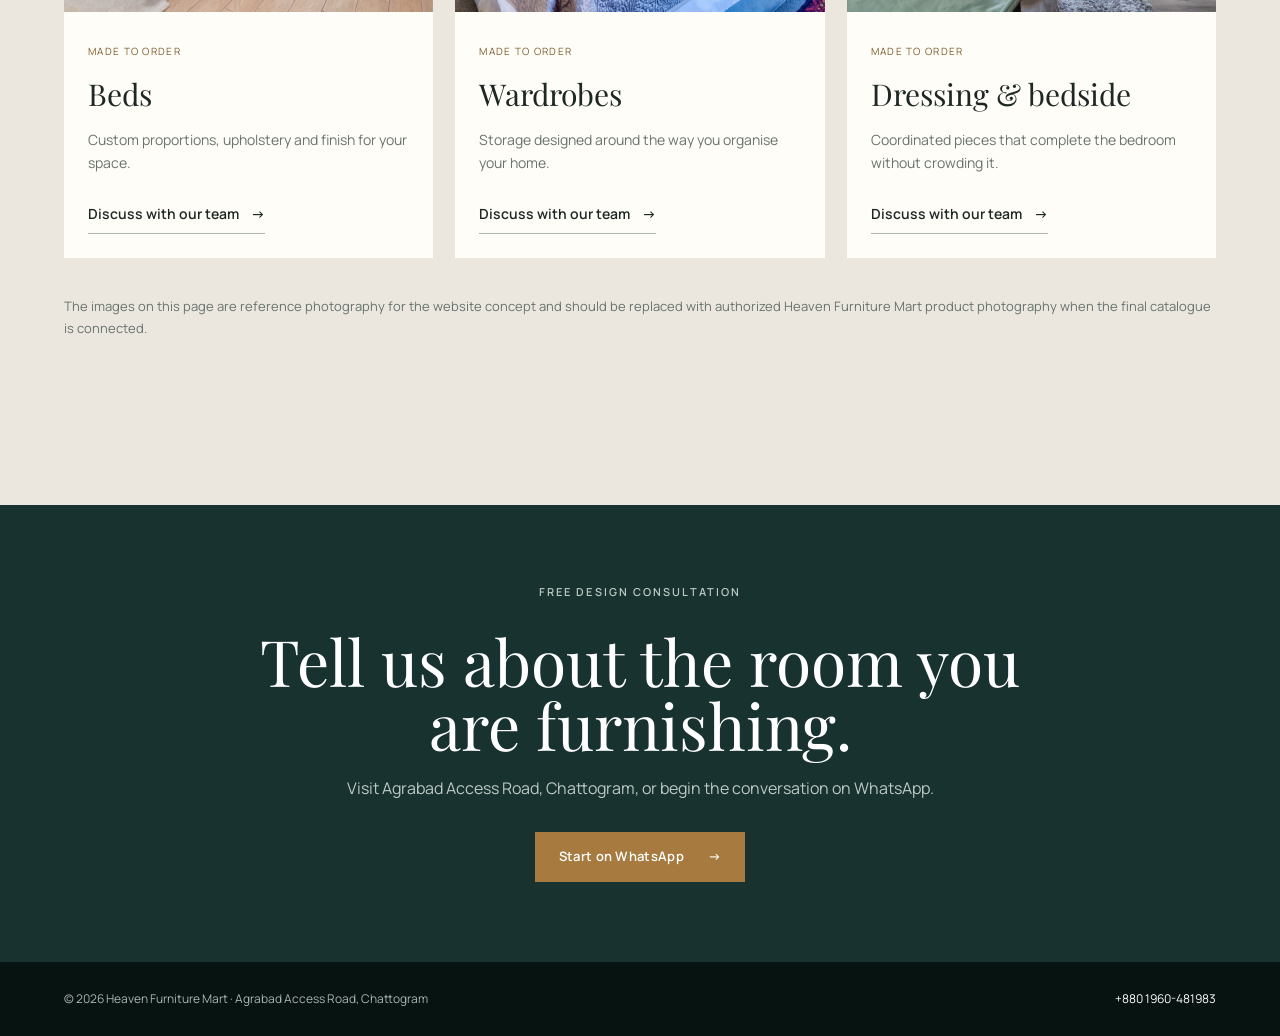
<file: bedroom-furniture/index.html>
<!doctype html>
<html lang="en"><head><meta charset="utf-8"><meta name="viewport" content="width=device-width,initial-scale=1"><title>Bedroom Furniture in Chattogram | Heaven Furniture Mart</title><meta name="description" content="Browse custom beds, wardrobes, dressing tables and bedside furniture at Heaven Furniture Mart in Chattogram."><meta name="theme-color" content="#17322f"><link rel="preconnect" href="https://fonts.googleapis.com"><link rel="preconnect" href="https://fonts.gstatic.com" crossorigin><link href="https://fonts.googleapis.com/css2?family=Manrope:wght@400;500;600&family=Playfair+Display:ital,wght@0,500;0,600;1,500&display=swap" rel="stylesheet"><link rel="stylesheet" href="../styles.css"><script type="application/ld+json">{"@context":"https://schema.org","@type":"BreadcrumbList","itemListElement":[{"@type":"ListItem","position":1,"name":"Home","item":"/"},{"@type":"ListItem","position":2,"name":"Bedroom Furniture in Chattogram","item":"/bedroom-furniture/"}]}</script></head>
<body><a class="skip-link" href="#main">Skip to main content</a><header class="catalog-nav"><a class="brand" href="../" aria-label="Heaven Furniture Mart home"><span class="brand__words"><b>HEAVEN</b><small>FURNITURE MART</small></span></a><nav aria-label="Category navigation"><a href="../living-room-furniture/">Living</a><a href="../bedroom-furniture/">Bedroom</a><a href="../dining-furniture/">Dining</a><a href="../office-furniture/">Office</a></nav></header>
<main class="catalog-main" id="main"><section class="catalog-hero"><div><nav class="breadcrumbs" aria-label="Breadcrumb"><a href="../">Home</a> / Bedroom Furniture in Chattogram</nav><p class="eyebrow">Bespoke furniture · Chattogram</p><h1>Bedroom furniture for better everyday living.</h1><p>A bedroom should feel restful and work beautifully. We create beds, wardrobes, dressing tables and bedside furniture around your storage needs, room dimensions and preferred finish.</p><div class="catalog-links"><a href="../beds/">Beds</a><a href="../wardrobes/">Wardrobes</a><a href="../living-room-furniture/">Living room</a></div></div><img src="../assets/images/bedroom-detail.jpg" alt="Warm bedroom with crafted wooden furniture" fetchpriority="high"></section><section class="catalog-content"><div class="section"><div class="catalog-intro"><h2>Designed for your space.</h2><div><p>Use these furniture directions as a starting point. Heaven Furniture Mart makes bespoke pieces, so dimensions, materials, finish, lead time and pricing are confirmed with you before an order is placed.</p></div></div><div class="catalog-products"><article class="catalog-card"><img src="../assets/images/wardrobe-room.jpg" alt="Beds furniture inspiration" loading="lazy"><div><small>Made to order</small><h3>Beds</h3><p>Custom proportions, upholstery and finish for your space.</p><a class="text-link" href="../beds/">Discuss with our team <span>→</span></a></div></article><article class="catalog-card"><img src="../assets/images/bedroom.jpg" alt="Wardrobes furniture inspiration" loading="lazy"><div><small>Made to order</small><h3>Wardrobes</h3><p>Storage designed around the way you organise your home.</p><a class="text-link" href="../wardrobes/">Discuss with our team <span>→</span></a></div></article><article class="catalog-card"><img src="../assets/images/bedroom-detail.jpg" alt="Dressing & bedside furniture inspiration" loading="lazy"><div><small>Made to order</small><h3>Dressing & bedside</h3><p>Coordinated pieces that complete the bedroom without crowding it.</p><a class="text-link" href="#contact">Discuss with our team <span>→</span></a></div></article></div><p class="catalog-note">The images on this page are reference photography for the website concept and should be replaced with authorized Heaven Furniture Mart product photography when the final catalogue is connected.</p></div></section><section class="catalog-cta" id="contact"><p class="eyebrow eyebrow--light">Free design consultation</p><h2>Tell us about the room you are furnishing.</h2><p>Visit Agrabad Access Road, Chattogram, or begin the conversation on WhatsApp.</p><a class="button button--brass" href="https://wa.me/8801960481983" target="_blank" rel="noopener">Start on WhatsApp <span>→</span></a></section></main><footer class="catalog-footer"><span>© 2026 Heaven Furniture Mart · Agrabad Access Road, Chattogram</span><a href="tel:+8801960481983">+880 1960-481983</a></footer></body></html>
</file>
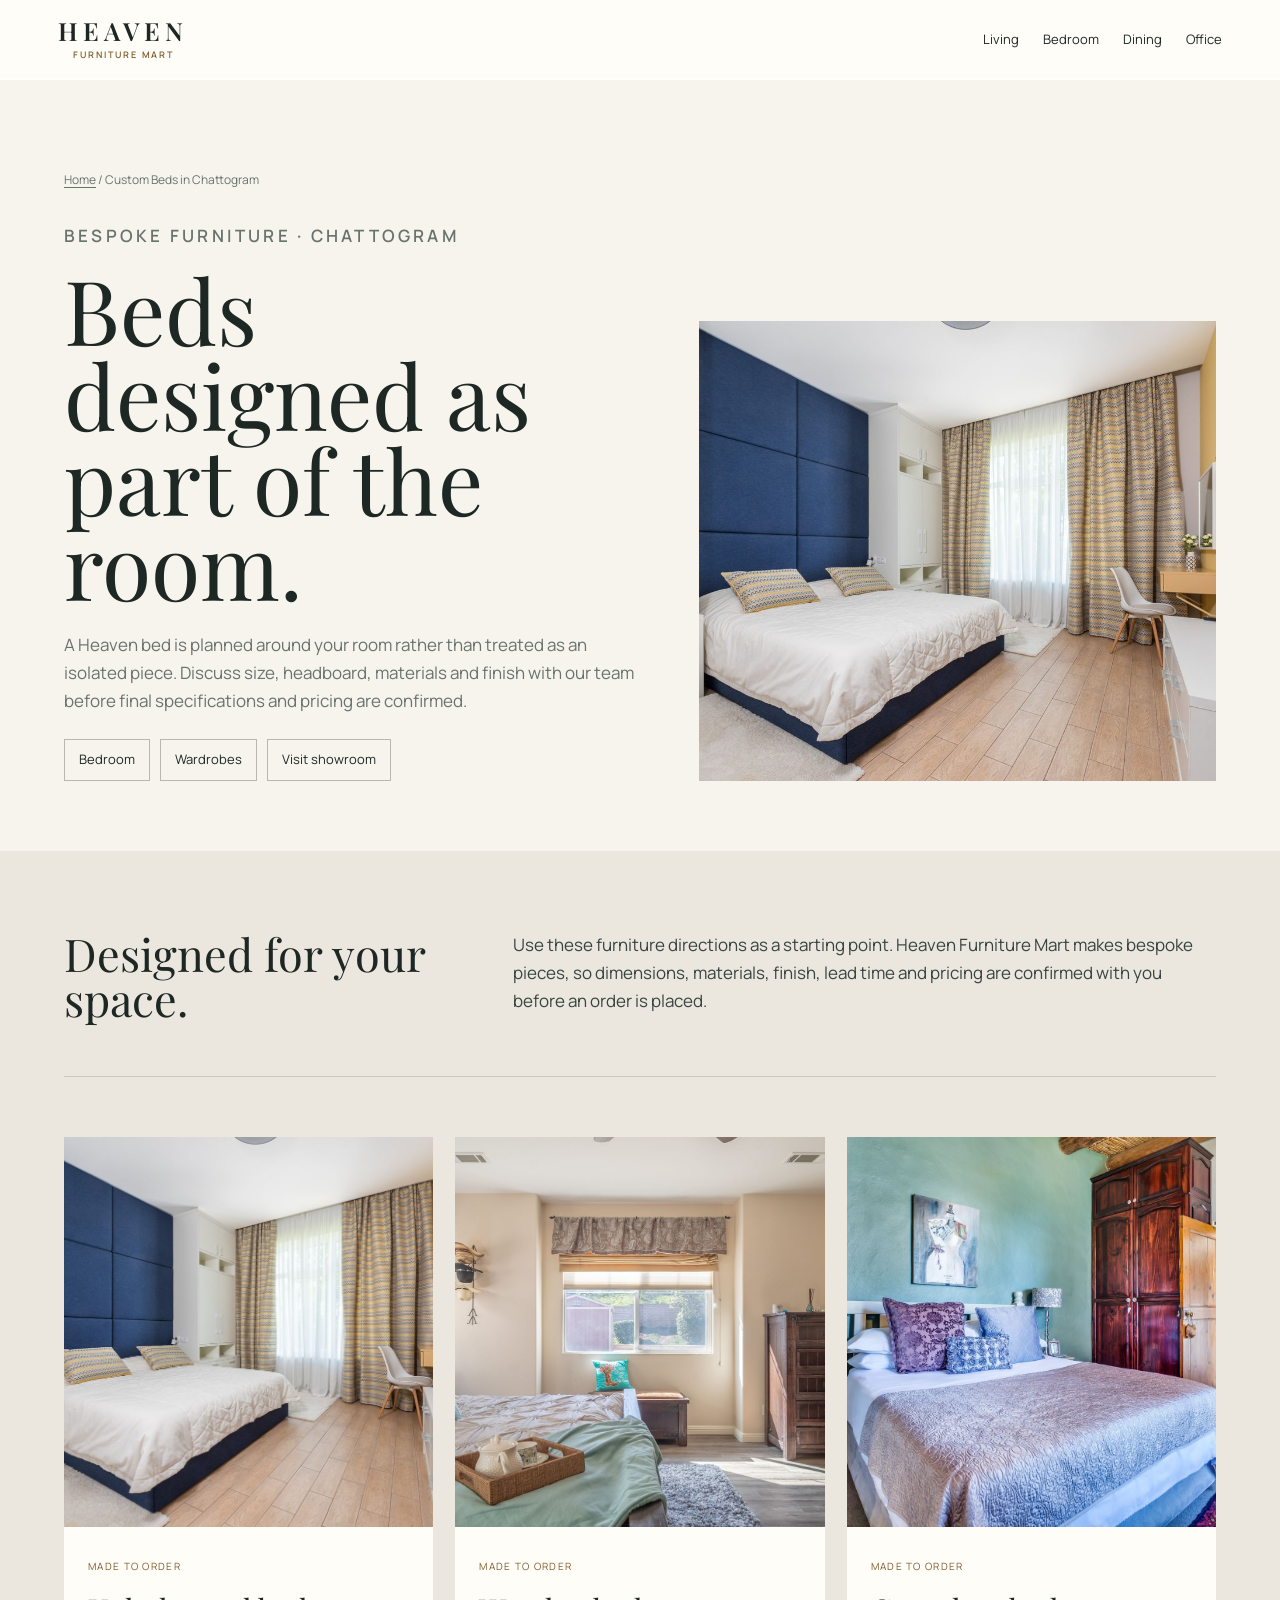
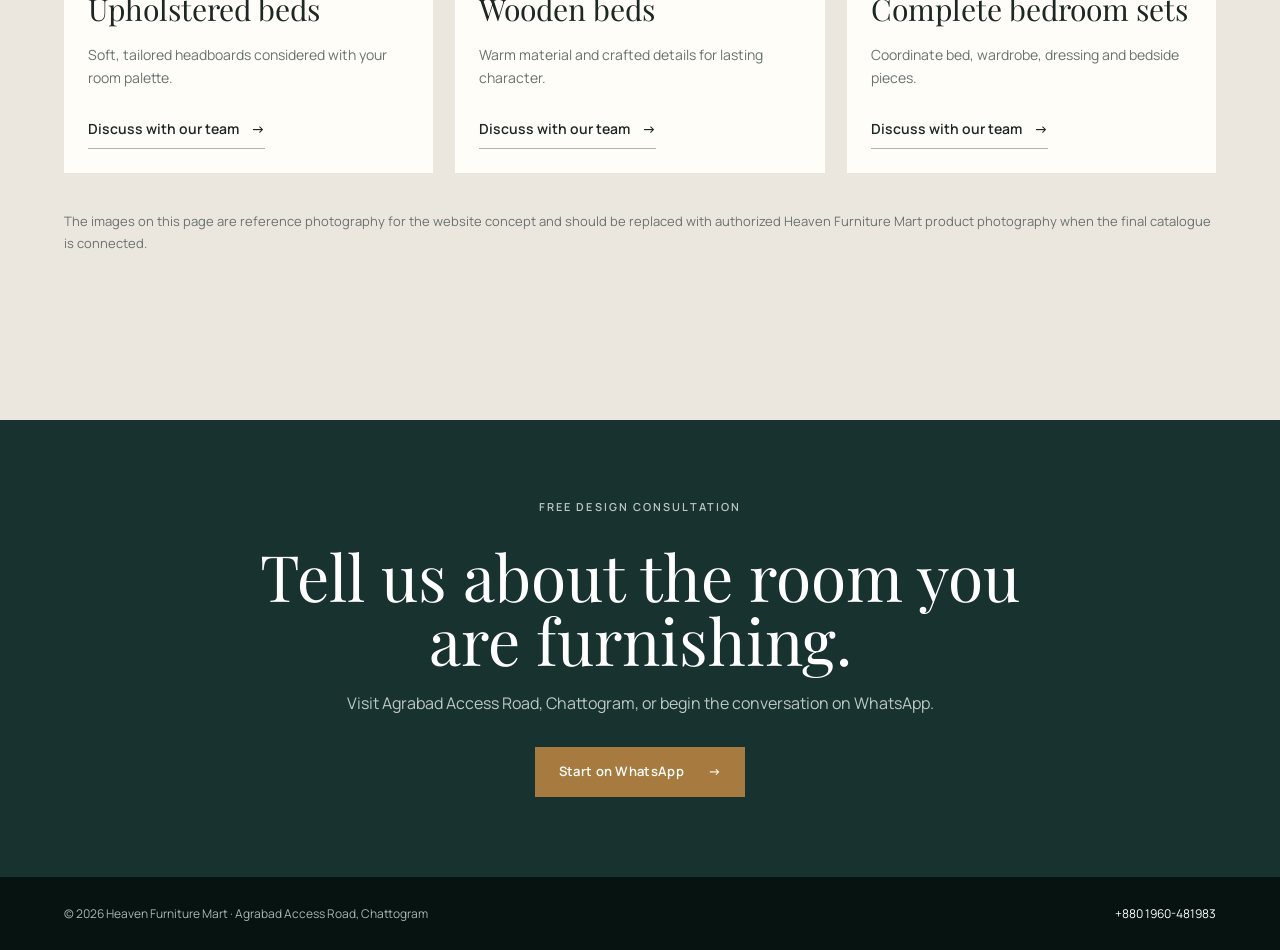
<file: beds/index.html>
<!doctype html>
<html lang="en">
<head>
<meta charset="utf-8"><meta name="viewport" content="width=device-width,initial-scale=1">
<title>Custom Beds in Chattogram | Heaven Furniture Mart</title>
<meta name="description" content="Create a custom bed with Heaven Furniture Mart in Chattogram, designed to your room, preferred size and finish.">
<meta name="theme-color" content="#17322f">
<link rel="preconnect" href="https://fonts.googleapis.com"><link rel="preconnect" href="https://fonts.gstatic.com" crossorigin><link href="https://fonts.googleapis.com/css2?family=Manrope:wght@400;500;600&family=Playfair+Display:ital,wght@0,500;0,600;1,500&display=swap" rel="stylesheet"><link rel="stylesheet" href="../styles.css">
<script type="application/ld+json">{"@context":"https://schema.org","@type":"BreadcrumbList","itemListElement":[{"@type":"ListItem","position":1,"name":"Home","item":"/"},{"@type":"ListItem","position":2,"name":"Custom Beds in Chattogram","item":"/beds/"}]}</script>
</head>
<body>
<a class="skip-link" href="#main">Skip to main content</a>
<header class="catalog-nav"><a class="brand" href="../" aria-label="Heaven Furniture Mart home"><span class="brand__words"><b>HEAVEN</b><small>FURNITURE MART</small></span></a><nav aria-label="Category navigation"><a href="../living-room-furniture/">Living</a><a href="../bedroom-furniture/">Bedroom</a><a href="../dining-furniture/">Dining</a><a href="../office-furniture/">Office</a></nav></header>
<main class="catalog-main" id="main">
<section class="catalog-hero"><div><nav class="breadcrumbs" aria-label="Breadcrumb"><a href="../">Home</a> / Custom Beds in Chattogram</nav><p class="eyebrow">Bespoke furniture · Chattogram</p><h1>Beds designed as part of the room.</h1><p>A Heaven bed is planned around your room rather than treated as an isolated piece. Discuss size, headboard, materials and finish with our team before final specifications and pricing are confirmed.</p><div class="catalog-links"><a href="../bedroom-furniture/">Bedroom</a><a href="../wardrobes/">Wardrobes</a><a href="../#showroom">Visit showroom</a></div></div><img src="../assets/images/wardrobe-room.jpg" alt="Modern upholstered bed in a bright fitted bedroom" fetchpriority="high"></section>
<section class="catalog-content"><div class="section"><div class="catalog-intro"><h2>Designed for your space.</h2><div><p>Use these furniture directions as a starting point. Heaven Furniture Mart makes bespoke pieces, so dimensions, materials, finish, lead time and pricing are confirmed with you before an order is placed.</p></div></div><div class="catalog-products"><article class="catalog-card"><img src="../assets/images/wardrobe-room.jpg" alt="Upholstered beds furniture inspiration" loading="lazy"><div><small>Made to order</small><h3>Upholstered beds</h3><p>Soft, tailored headboards considered with your room palette.</p><a class="text-link" href="#contact">Discuss with our team <span>→</span></a></div></article><article class="catalog-card"><img src="../assets/images/bedroom-detail.jpg" alt="Wooden beds furniture inspiration" loading="lazy"><div><small>Made to order</small><h3>Wooden beds</h3><p>Warm material and crafted details for lasting character.</p><a class="text-link" href="#contact">Discuss with our team <span>→</span></a></div></article><article class="catalog-card"><img src="../assets/images/bedroom.jpg" alt="Complete bedroom sets furniture inspiration" loading="lazy"><div><small>Made to order</small><h3>Complete bedroom sets</h3><p>Coordinate bed, wardrobe, dressing and bedside pieces.</p><a class="text-link" href="#contact">Discuss with our team <span>→</span></a></div></article></div><p class="catalog-note">The images on this page are reference photography for the website concept and should be replaced with authorized Heaven Furniture Mart product photography when the final catalogue is connected.</p></div></section>
<section class="catalog-cta" id="contact"><p class="eyebrow eyebrow--light">Free design consultation</p><h2>Tell us about the room you are furnishing.</h2><p>Visit Agrabad Access Road, Chattogram, or begin the conversation on WhatsApp.</p><a class="button button--brass" href="https://wa.me/8801960481983" target="_blank" rel="noopener">Start on WhatsApp <span>→</span></a></section>
</main>
<footer class="catalog-footer"><span>© 2026 Heaven Furniture Mart · Agrabad Access Road, Chattogram</span><a href="tel:+8801960481983">+880 1960-481983</a></footer>
</body></html>
</file>
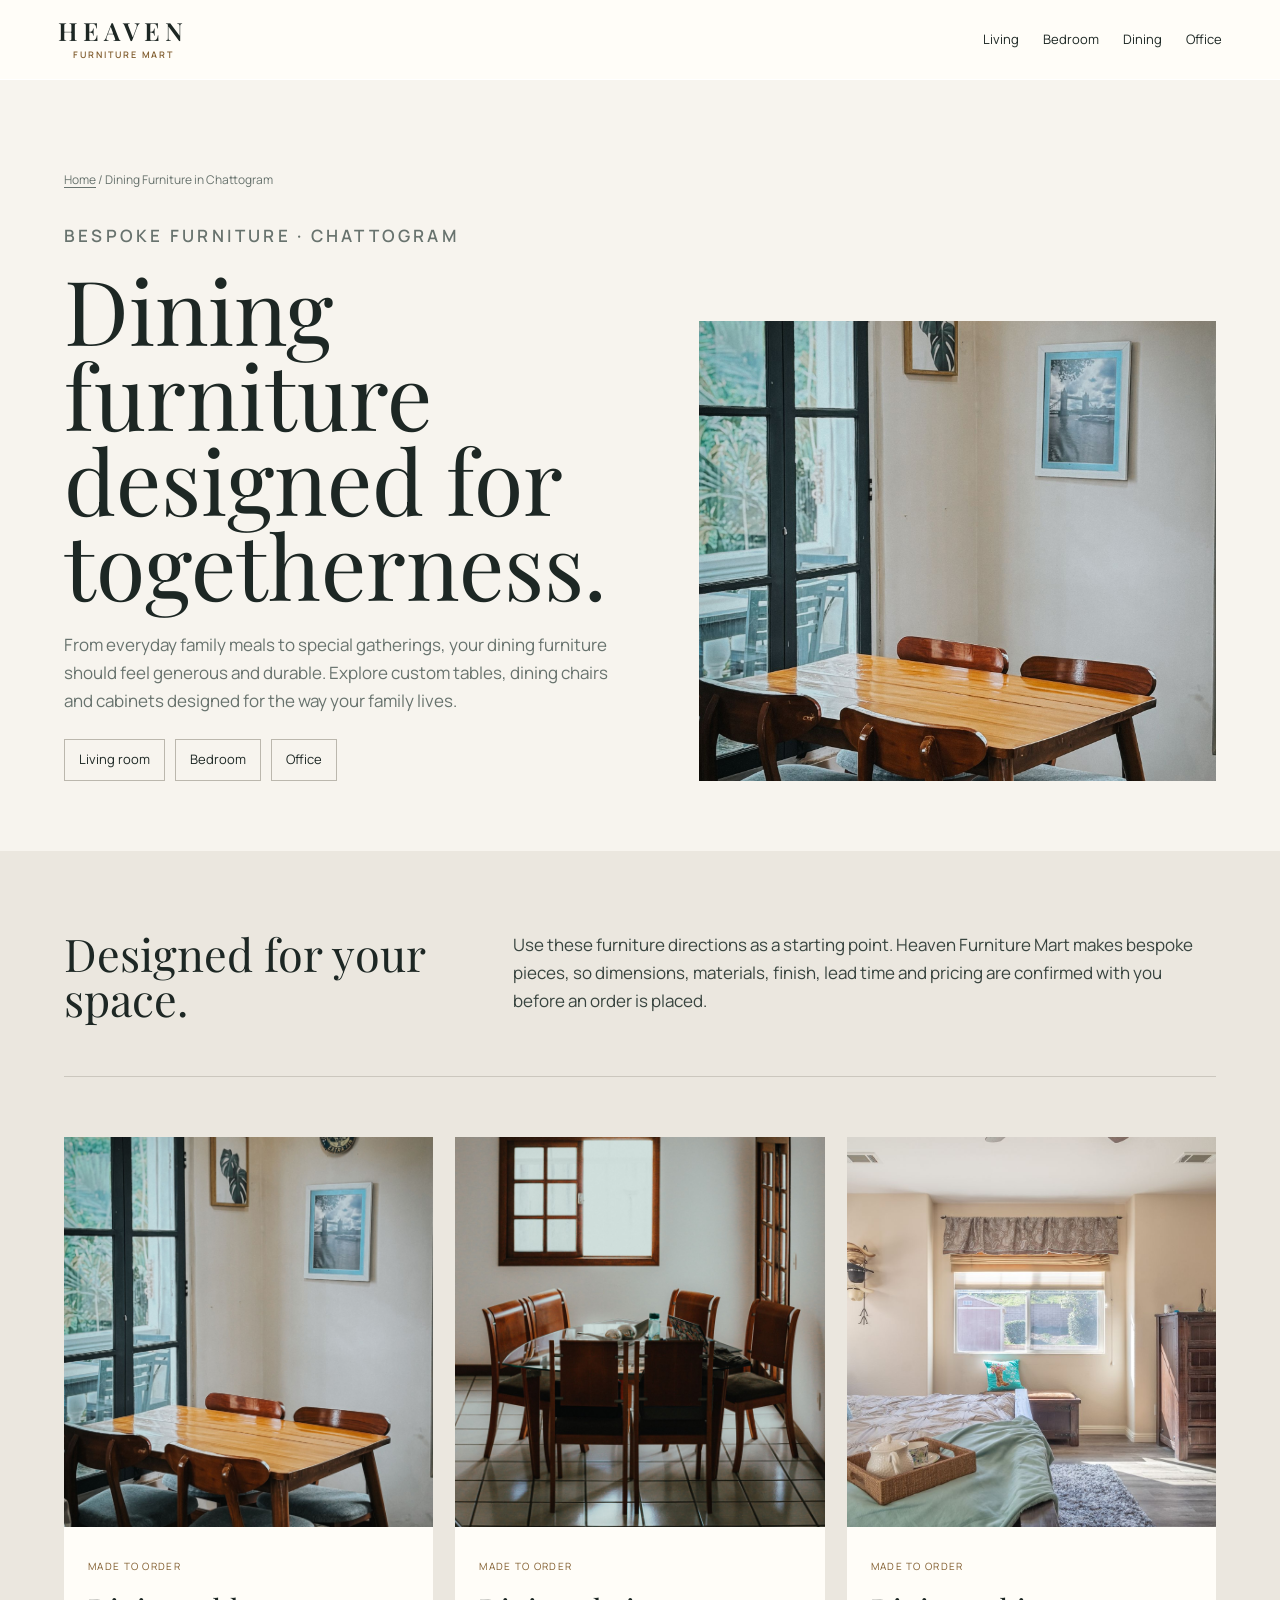
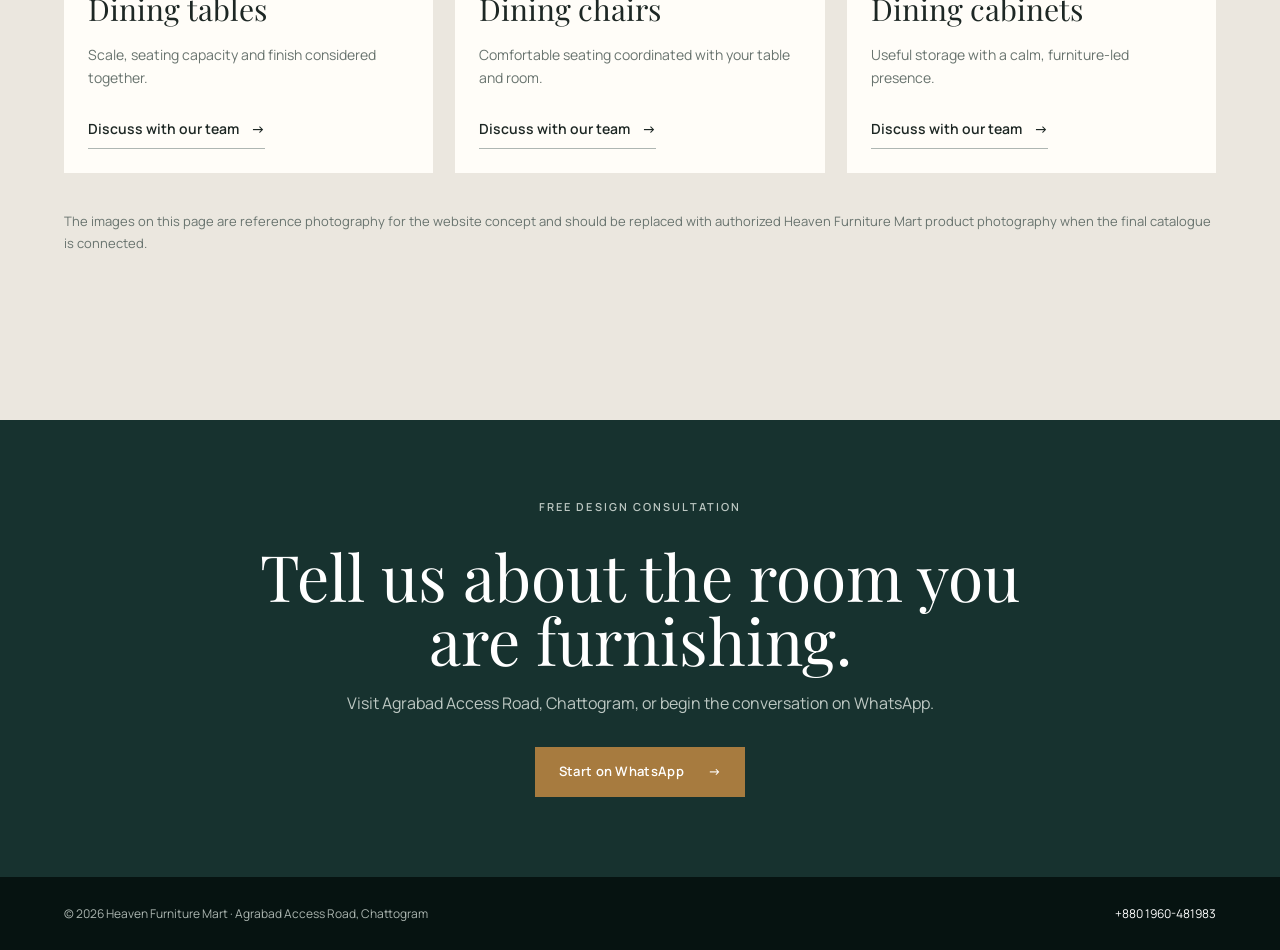
<file: dining-furniture/index.html>
<!doctype html>
<html lang="en">
<head>
<meta charset="utf-8"><meta name="viewport" content="width=device-width,initial-scale=1">
<title>Dining Furniture in Chattogram | Heaven Furniture Mart</title>
<meta name="description" content="Discover bespoke dining tables, chairs and cabinets for Bangladeshi homes at Heaven Furniture Mart, Chattogram.">
<meta name="theme-color" content="#17322f">
<link rel="preconnect" href="https://fonts.googleapis.com"><link rel="preconnect" href="https://fonts.gstatic.com" crossorigin><link href="https://fonts.googleapis.com/css2?family=Manrope:wght@400;500;600&family=Playfair+Display:ital,wght@0,500;0,600;1,500&display=swap" rel="stylesheet"><link rel="stylesheet" href="../styles.css">
<script type="application/ld+json">{"@context":"https://schema.org","@type":"BreadcrumbList","itemListElement":[{"@type":"ListItem","position":1,"name":"Home","item":"/"},{"@type":"ListItem","position":2,"name":"Dining Furniture in Chattogram","item":"/dining-furniture/"}]}</script>
</head>
<body>
<a class="skip-link" href="#main">Skip to main content</a>
<header class="catalog-nav"><a class="brand" href="../" aria-label="Heaven Furniture Mart home"><span class="brand__words"><b>HEAVEN</b><small>FURNITURE MART</small></span></a><nav aria-label="Category navigation"><a href="../living-room-furniture/">Living</a><a href="../bedroom-furniture/">Bedroom</a><a href="../dining-furniture/">Dining</a><a href="../office-furniture/">Office</a></nav></header>
<main class="catalog-main" id="main">
<section class="catalog-hero"><div><nav class="breadcrumbs" aria-label="Breadcrumb"><a href="../">Home</a> / Dining Furniture in Chattogram</nav><p class="eyebrow">Bespoke furniture · Chattogram</p><h1>Dining furniture designed for togetherness.</h1><p>From everyday family meals to special gatherings, your dining furniture should feel generous and durable. Explore custom tables, dining chairs and cabinets designed for the way your family lives.</p><div class="catalog-links"><a href="../living-room-furniture/">Living room</a><a href="../bedroom-furniture/">Bedroom</a><a href="../office-furniture/">Office</a></div></div><img src="../assets/images/dining-room.jpg" alt="Wooden dining table and upholstered chairs" fetchpriority="high"></section>
<section class="catalog-content"><div class="section"><div class="catalog-intro"><h2>Designed for your space.</h2><div><p>Use these furniture directions as a starting point. Heaven Furniture Mart makes bespoke pieces, so dimensions, materials, finish, lead time and pricing are confirmed with you before an order is placed.</p></div></div><div class="catalog-products"><article class="catalog-card"><img src="../assets/images/dining-room.jpg" alt="Dining tables furniture inspiration" loading="lazy"><div><small>Made to order</small><h3>Dining tables</h3><p>Scale, seating capacity and finish considered together.</p><a class="text-link" href="#contact">Discuss with our team <span>→</span></a></div></article><article class="catalog-card"><img src="../assets/images/dining.jpg" alt="Dining chairs furniture inspiration" loading="lazy"><div><small>Made to order</small><h3>Dining chairs</h3><p>Comfortable seating coordinated with your table and room.</p><a class="text-link" href="#contact">Discuss with our team <span>→</span></a></div></article><article class="catalog-card"><img src="../assets/images/bedroom-detail.jpg" alt="Dining cabinets furniture inspiration" loading="lazy"><div><small>Made to order</small><h3>Dining cabinets</h3><p>Useful storage with a calm, furniture-led presence.</p><a class="text-link" href="#contact">Discuss with our team <span>→</span></a></div></article></div><p class="catalog-note">The images on this page are reference photography for the website concept and should be replaced with authorized Heaven Furniture Mart product photography when the final catalogue is connected.</p></div></section>
<section class="catalog-cta" id="contact"><p class="eyebrow eyebrow--light">Free design consultation</p><h2>Tell us about the room you are furnishing.</h2><p>Visit Agrabad Access Road, Chattogram, or begin the conversation on WhatsApp.</p><a class="button button--brass" href="https://wa.me/8801960481983" target="_blank" rel="noopener">Start on WhatsApp <span>→</span></a></section>
</main>
<footer class="catalog-footer"><span>© 2026 Heaven Furniture Mart · Agrabad Access Road, Chattogram</span><a href="tel:+8801960481983">+880 1960-481983</a></footer>
</body></html>
</file>
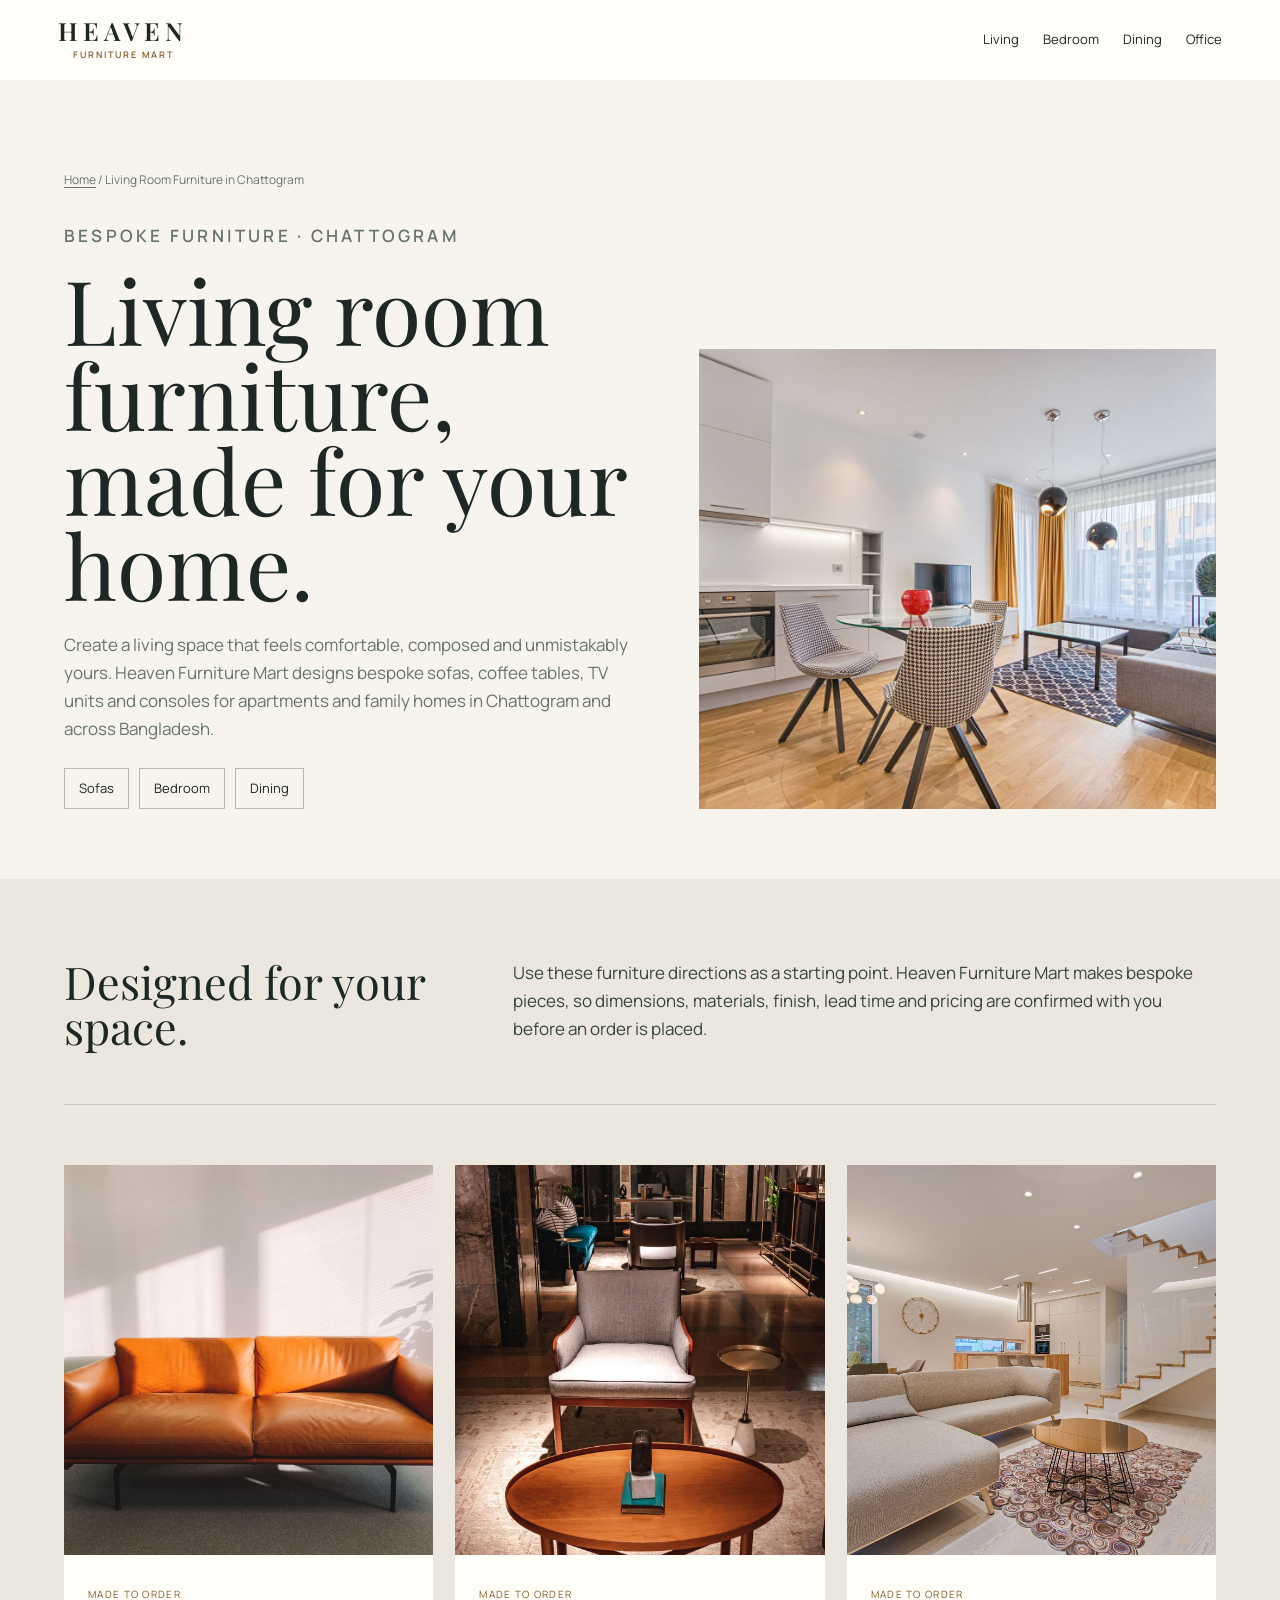
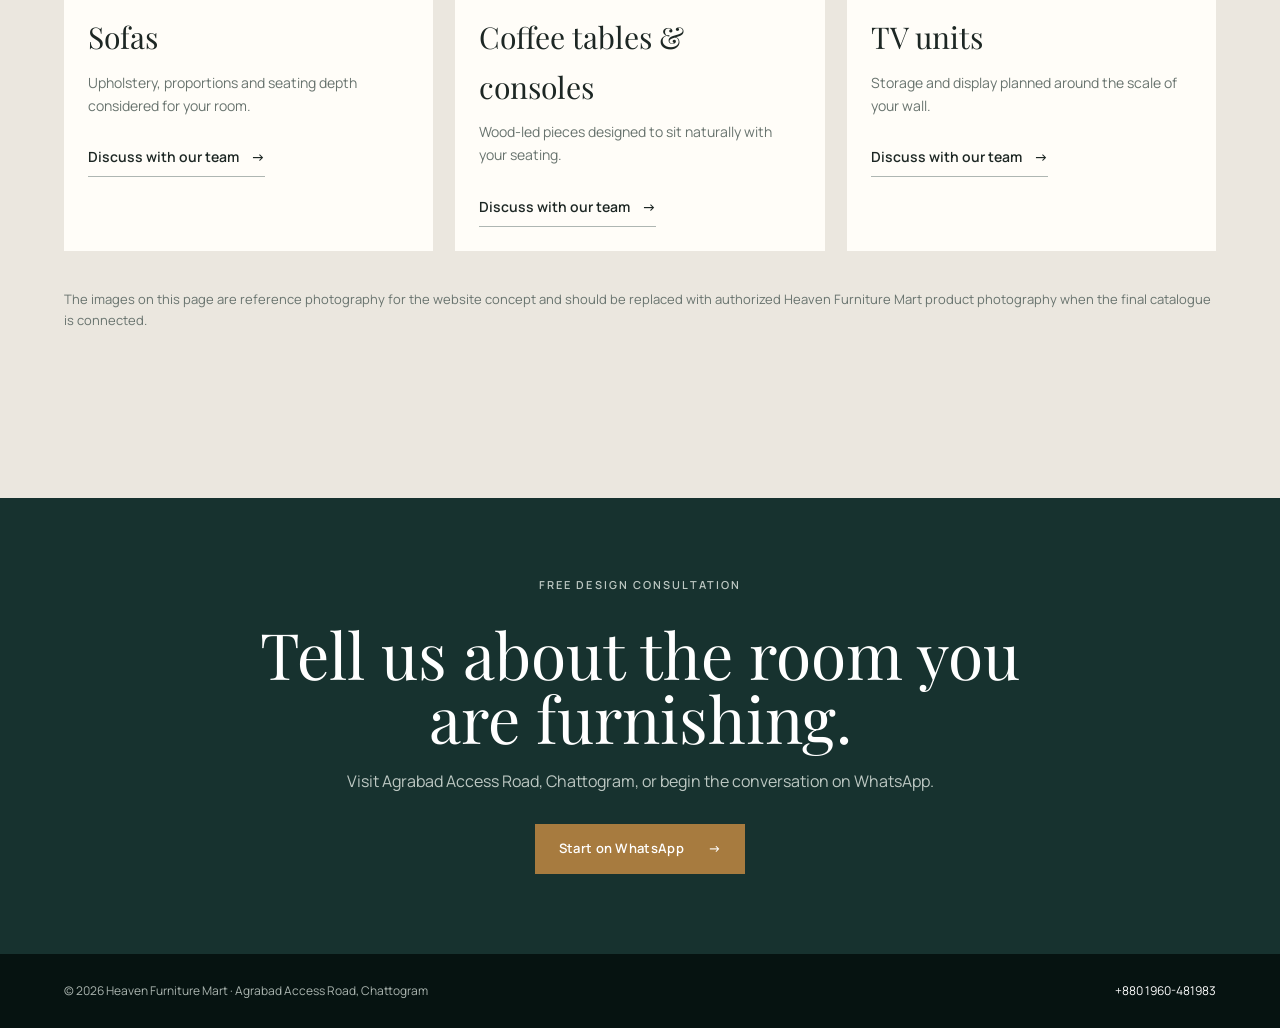
<file: living-room-furniture/index.html>
<!doctype html>
<html lang="en"><head><meta charset="utf-8"><meta name="viewport" content="width=device-width,initial-scale=1"><title>Living Room Furniture in Chattogram | Heaven Furniture Mart</title><meta name="description" content="Explore bespoke sofas, coffee tables, TV units and consoles from Heaven Furniture Mart in Agrabad, Chattogram."><meta name="theme-color" content="#17322f"><link rel="preconnect" href="https://fonts.googleapis.com"><link rel="preconnect" href="https://fonts.gstatic.com" crossorigin><link href="https://fonts.googleapis.com/css2?family=Manrope:wght@400;500;600&family=Playfair+Display:ital,wght@0,500;0,600;1,500&display=swap" rel="stylesheet"><link rel="stylesheet" href="../styles.css"><script type="application/ld+json">{"@context":"https://schema.org","@type":"BreadcrumbList","itemListElement":[{"@type":"ListItem","position":1,"name":"Home","item":"/"},{"@type":"ListItem","position":2,"name":"Living Room Furniture in Chattogram","item":"/living-room-furniture/"}]}</script></head>
<body><a class="skip-link" href="#main">Skip to main content</a><header class="catalog-nav"><a class="brand" href="../" aria-label="Heaven Furniture Mart home"><span class="brand__words"><b>HEAVEN</b><small>FURNITURE MART</small></span></a><nav aria-label="Category navigation"><a href="../living-room-furniture/">Living</a><a href="../bedroom-furniture/">Bedroom</a><a href="../dining-furniture/">Dining</a><a href="../office-furniture/">Office</a></nav></header>
<main class="catalog-main" id="main"><section class="catalog-hero"><div><nav class="breadcrumbs" aria-label="Breadcrumb"><a href="../">Home</a> / Living Room Furniture in Chattogram</nav><p class="eyebrow">Bespoke furniture · Chattogram</p><h1>Living room furniture, made for your home.</h1><p>Create a living space that feels comfortable, composed and unmistakably yours. Heaven Furniture Mart designs bespoke sofas, coffee tables, TV units and consoles for apartments and family homes in Chattogram and across Bangladesh.</p><div class="catalog-links"><a href="../sofas/">Sofas</a><a href="../bedroom-furniture/">Bedroom</a><a href="../dining-furniture/">Dining</a></div></div><img src="../assets/images/living-room.jpg" alt="Contemporary furnished living and dining room" fetchpriority="high"></section><section class="catalog-content"><div class="section"><div class="catalog-intro"><h2>Designed for your space.</h2><div><p>Use these furniture directions as a starting point. Heaven Furniture Mart makes bespoke pieces, so dimensions, materials, finish, lead time and pricing are confirmed with you before an order is placed.</p></div></div><div class="catalog-products"><article class="catalog-card"><img src="../assets/images/sofa.jpg" alt="Sofas furniture inspiration" loading="lazy"><div><small>Made to order</small><h3>Sofas</h3><p>Upholstery, proportions and seating depth considered for your room.</p><a class="text-link" href="../sofas/">Discuss with our team <span>→</span></a></div></article><article class="catalog-card"><img src="../assets/images/armchair.jpg" alt="Coffee tables & consoles furniture inspiration" loading="lazy"><div><small>Made to order</small><h3>Coffee tables & consoles</h3><p>Wood-led pieces designed to sit naturally with your seating.</p><a class="text-link" href="#contact">Discuss with our team <span>→</span></a></div></article><article class="catalog-card"><img src="../assets/images/hero-living-room.jpg" alt="TV units furniture inspiration" loading="lazy"><div><small>Made to order</small><h3>TV units</h3><p>Storage and display planned around the scale of your wall.</p><a class="text-link" href="#contact">Discuss with our team <span>→</span></a></div></article></div><p class="catalog-note">The images on this page are reference photography for the website concept and should be replaced with authorized Heaven Furniture Mart product photography when the final catalogue is connected.</p></div></section><section class="catalog-cta" id="contact"><p class="eyebrow eyebrow--light">Free design consultation</p><h2>Tell us about the room you are furnishing.</h2><p>Visit Agrabad Access Road, Chattogram, or begin the conversation on WhatsApp.</p><a class="button button--brass" href="https://wa.me/8801960481983" target="_blank" rel="noopener">Start on WhatsApp <span>→</span></a></section></main><footer class="catalog-footer"><span>© 2026 Heaven Furniture Mart · Agrabad Access Road, Chattogram</span><a href="tel:+8801960481983">+880 1960-481983</a></footer></body></html>
</file>
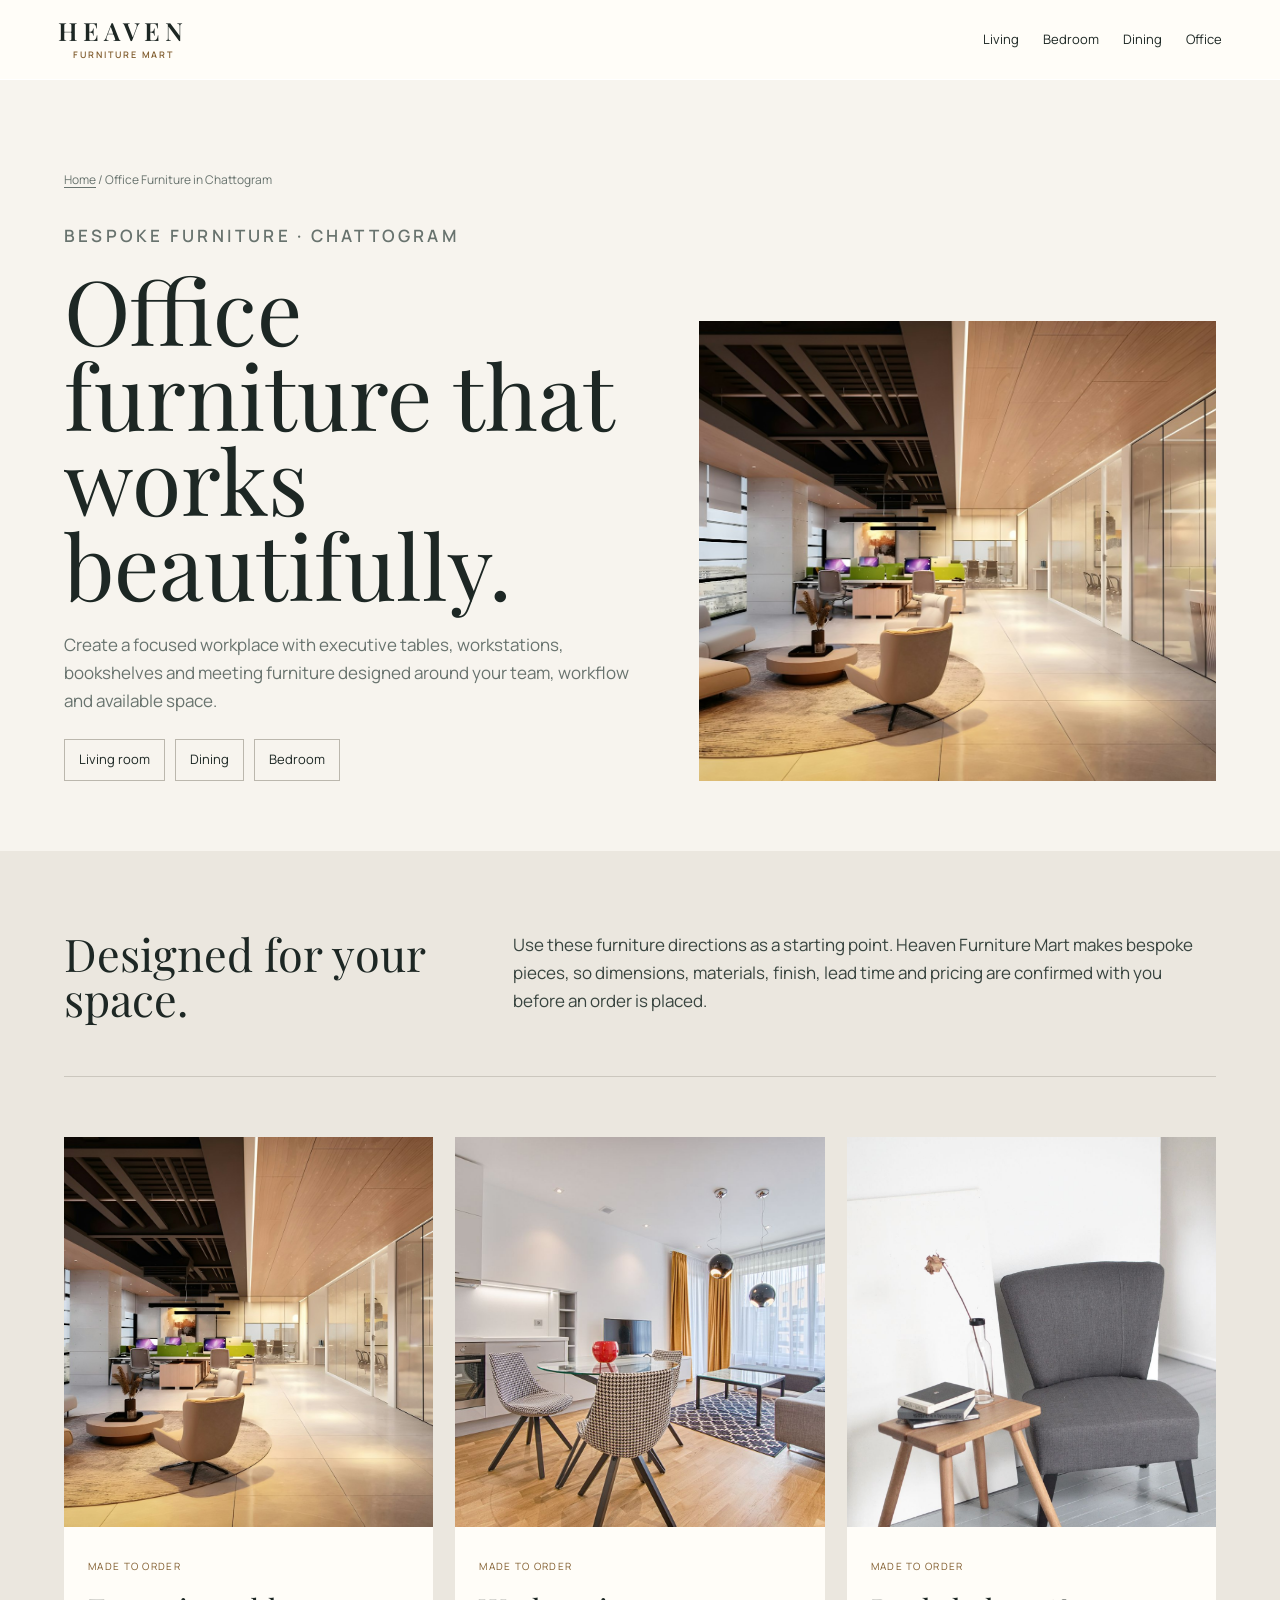
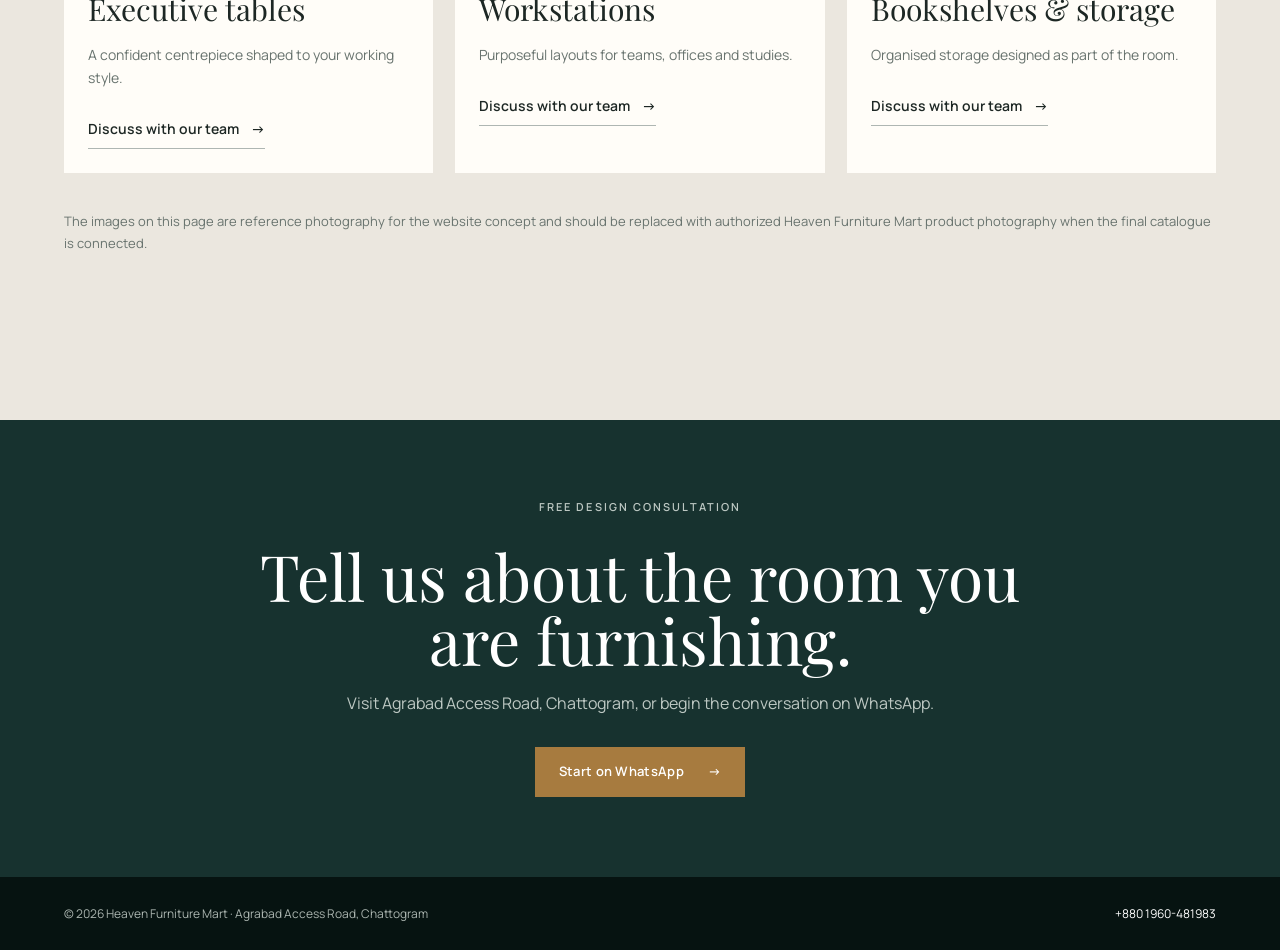
<file: office-furniture/index.html>
<!doctype html>
<html lang="en">
<head>
<meta charset="utf-8"><meta name="viewport" content="width=device-width,initial-scale=1">
<title>Office Furniture in Chattogram | Heaven Furniture Mart</title>
<meta name="description" content="Explore bespoke executive tables, workstations and bookshelves from Heaven Furniture Mart in Chattogram.">
<meta name="theme-color" content="#17322f">
<link rel="preconnect" href="https://fonts.googleapis.com"><link rel="preconnect" href="https://fonts.gstatic.com" crossorigin><link href="https://fonts.googleapis.com/css2?family=Manrope:wght@400;500;600&family=Playfair+Display:ital,wght@0,500;0,600;1,500&display=swap" rel="stylesheet"><link rel="stylesheet" href="../styles.css">
<script type="application/ld+json">{"@context":"https://schema.org","@type":"BreadcrumbList","itemListElement":[{"@type":"ListItem","position":1,"name":"Home","item":"/"},{"@type":"ListItem","position":2,"name":"Office Furniture in Chattogram","item":"/office-furniture/"}]}</script>
</head>
<body>
<a class="skip-link" href="#main">Skip to main content</a>
<header class="catalog-nav"><a class="brand" href="../" aria-label="Heaven Furniture Mart home"><span class="brand__words"><b>HEAVEN</b><small>FURNITURE MART</small></span></a><nav aria-label="Category navigation"><a href="../living-room-furniture/">Living</a><a href="../bedroom-furniture/">Bedroom</a><a href="../dining-furniture/">Dining</a><a href="../office-furniture/">Office</a></nav></header>
<main class="catalog-main" id="main">
<section class="catalog-hero"><div><nav class="breadcrumbs" aria-label="Breadcrumb"><a href="../">Home</a> / Office Furniture in Chattogram</nav><p class="eyebrow">Bespoke furniture · Chattogram</p><h1>Office furniture that works beautifully.</h1><p>Create a focused workplace with executive tables, workstations, bookshelves and meeting furniture designed around your team, workflow and available space.</p><div class="catalog-links"><a href="../living-room-furniture/">Living room</a><a href="../dining-furniture/">Dining</a><a href="../bedroom-furniture/">Bedroom</a></div></div><img src="../assets/images/workspace.jpg" alt="Premium contemporary office furniture and lounge area" fetchpriority="high"></section>
<section class="catalog-content"><div class="section"><div class="catalog-intro"><h2>Designed for your space.</h2><div><p>Use these furniture directions as a starting point. Heaven Furniture Mart makes bespoke pieces, so dimensions, materials, finish, lead time and pricing are confirmed with you before an order is placed.</p></div></div><div class="catalog-products"><article class="catalog-card"><img src="../assets/images/workspace.jpg" alt="Executive tables furniture inspiration" loading="lazy"><div><small>Made to order</small><h3>Executive tables</h3><p>A confident centrepiece shaped to your working style.</p><a class="text-link" href="#contact">Discuss with our team <span>→</span></a></div></article><article class="catalog-card"><img src="../assets/images/living-room.jpg" alt="Workstations furniture inspiration" loading="lazy"><div><small>Made to order</small><h3>Workstations</h3><p>Purposeful layouts for teams, offices and studies.</p><a class="text-link" href="#contact">Discuss with our team <span>→</span></a></div></article><article class="catalog-card"><img src="../assets/images/office-chair.jpg" alt="Bookshelves & storage furniture inspiration" loading="lazy"><div><small>Made to order</small><h3>Bookshelves & storage</h3><p>Organised storage designed as part of the room.</p><a class="text-link" href="#contact">Discuss with our team <span>→</span></a></div></article></div><p class="catalog-note">The images on this page are reference photography for the website concept and should be replaced with authorized Heaven Furniture Mart product photography when the final catalogue is connected.</p></div></section>
<section class="catalog-cta" id="contact"><p class="eyebrow eyebrow--light">Free design consultation</p><h2>Tell us about the room you are furnishing.</h2><p>Visit Agrabad Access Road, Chattogram, or begin the conversation on WhatsApp.</p><a class="button button--brass" href="https://wa.me/8801960481983" target="_blank" rel="noopener">Start on WhatsApp <span>→</span></a></section>
</main>
<footer class="catalog-footer"><span>© 2026 Heaven Furniture Mart · Agrabad Access Road, Chattogram</span><a href="tel:+8801960481983">+880 1960-481983</a></footer>
</body></html>
</file>
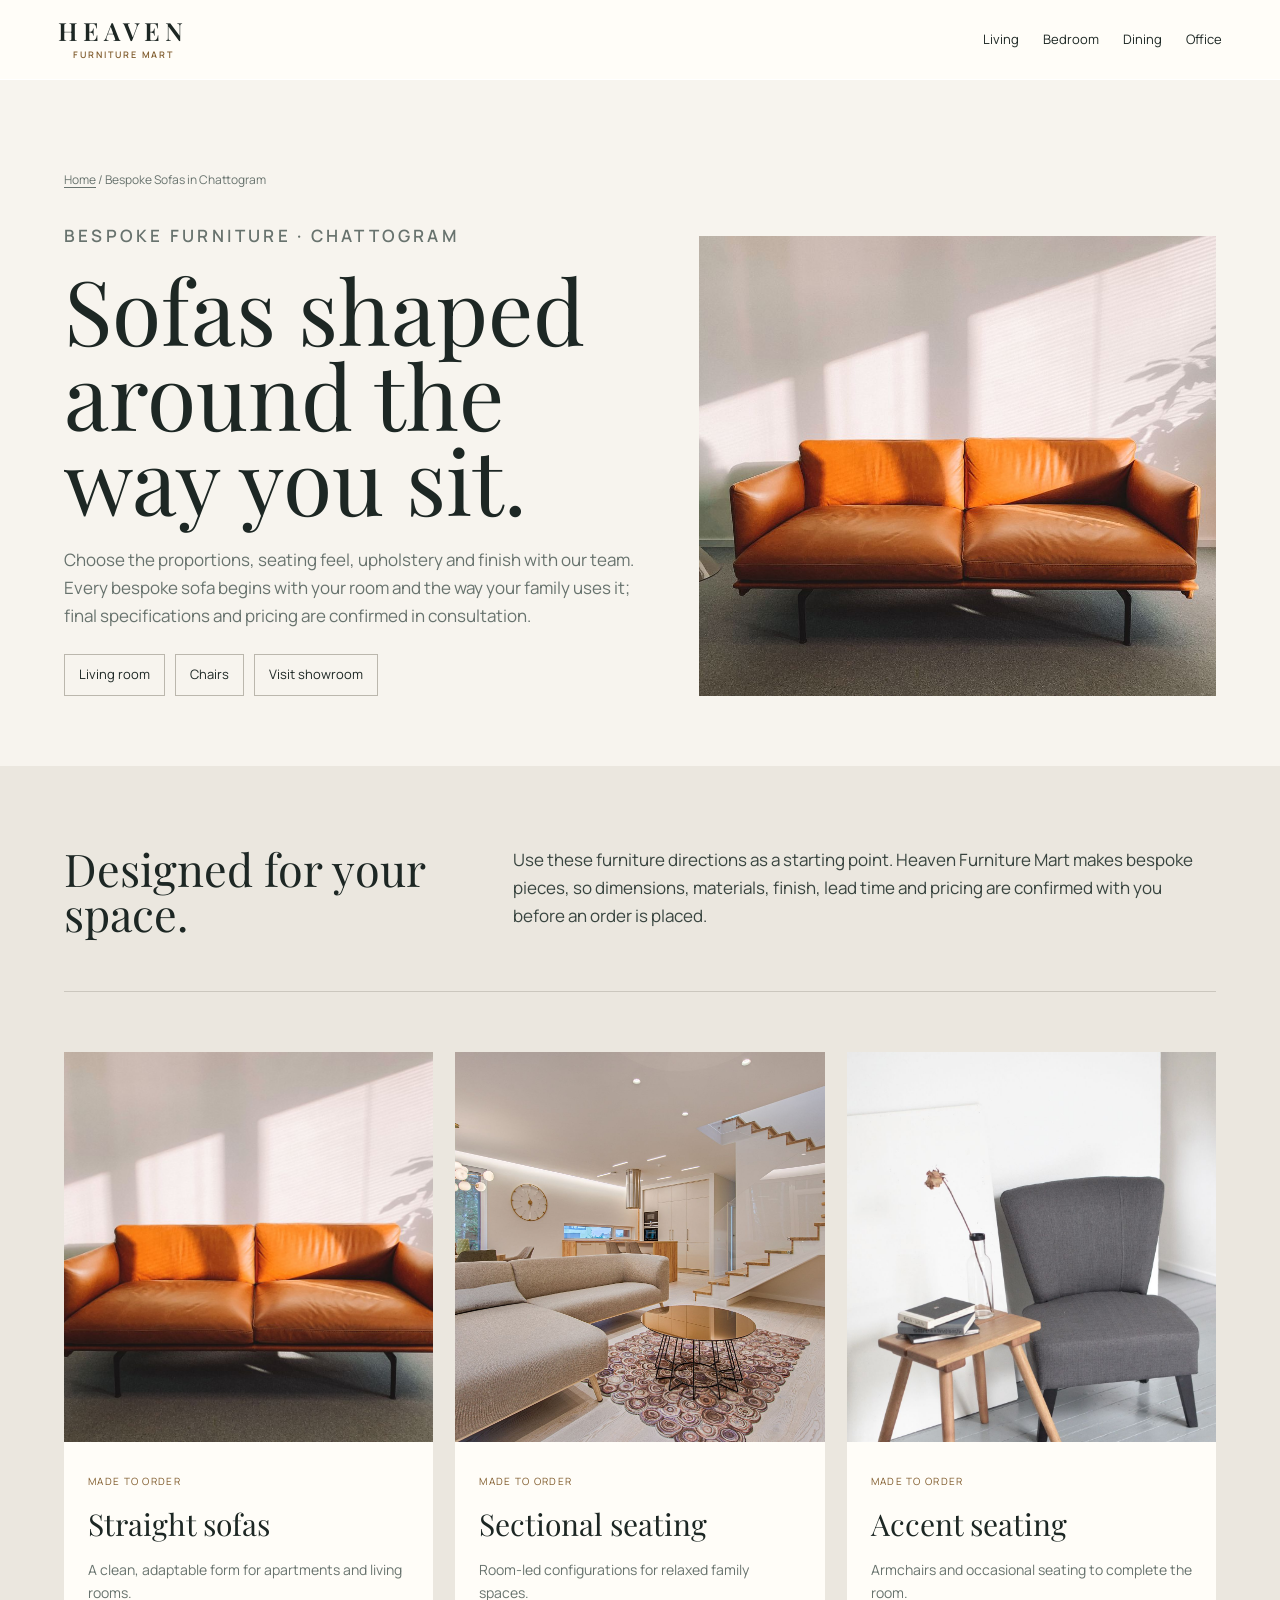
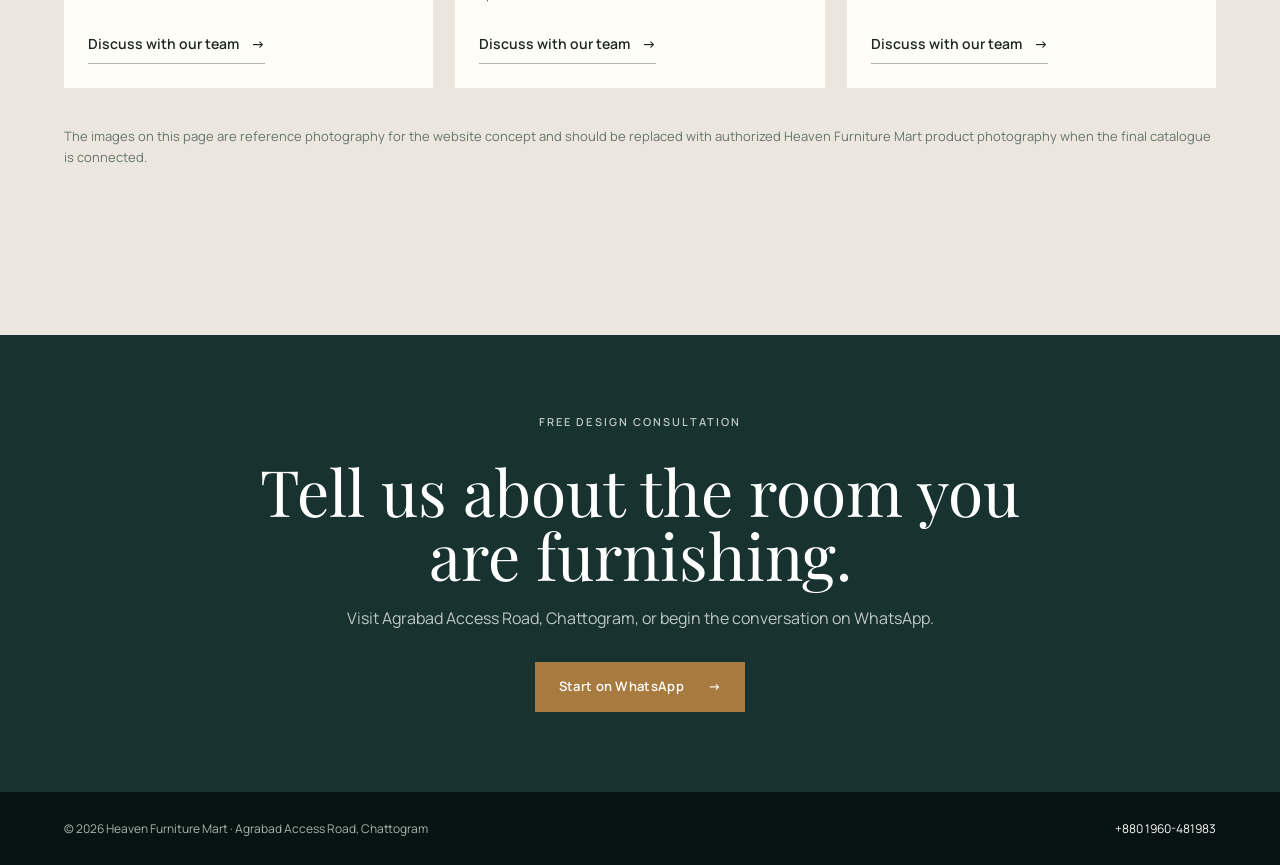
<file: sofas/index.html>
<!doctype html>
<html lang="en">
<head>
<meta charset="utf-8"><meta name="viewport" content="width=device-width,initial-scale=1">
<title>Bespoke Sofas in Chattogram | Heaven Furniture Mart</title>
<meta name="description" content="Plan a bespoke sofa with Heaven Furniture Mart in Chattogram, with size, upholstery and finish tailored to your space.">
<meta name="theme-color" content="#17322f">
<link rel="preconnect" href="https://fonts.googleapis.com"><link rel="preconnect" href="https://fonts.gstatic.com" crossorigin><link href="https://fonts.googleapis.com/css2?family=Manrope:wght@400;500;600&family=Playfair+Display:ital,wght@0,500;0,600;1,500&display=swap" rel="stylesheet"><link rel="stylesheet" href="../styles.css">
<script type="application/ld+json">{"@context":"https://schema.org","@type":"BreadcrumbList","itemListElement":[{"@type":"ListItem","position":1,"name":"Home","item":"/"},{"@type":"ListItem","position":2,"name":"Bespoke Sofas in Chattogram","item":"/sofas/"}]}</script>
</head>
<body>
<a class="skip-link" href="#main">Skip to main content</a>
<header class="catalog-nav"><a class="brand" href="../" aria-label="Heaven Furniture Mart home"><span class="brand__words"><b>HEAVEN</b><small>FURNITURE MART</small></span></a><nav aria-label="Category navigation"><a href="../living-room-furniture/">Living</a><a href="../bedroom-furniture/">Bedroom</a><a href="../dining-furniture/">Dining</a><a href="../office-furniture/">Office</a></nav></header>
<main class="catalog-main" id="main">
<section class="catalog-hero"><div><nav class="breadcrumbs" aria-label="Breadcrumb"><a href="../">Home</a> / Bespoke Sofas in Chattogram</nav><p class="eyebrow">Bespoke furniture · Chattogram</p><h1>Sofas shaped around the way you sit.</h1><p>Choose the proportions, seating feel, upholstery and finish with our team. Every bespoke sofa begins with your room and the way your family uses it; final specifications and pricing are confirmed in consultation.</p><div class="catalog-links"><a href="../living-room-furniture/">Living room</a><a href="../#categories">Chairs</a><a href="../#showroom">Visit showroom</a></div></div><img src="../assets/images/sofa.jpg" alt="Warm tan upholstered sofa in natural light" fetchpriority="high"></section>
<section class="catalog-content"><div class="section"><div class="catalog-intro"><h2>Designed for your space.</h2><div><p>Use these furniture directions as a starting point. Heaven Furniture Mart makes bespoke pieces, so dimensions, materials, finish, lead time and pricing are confirmed with you before an order is placed.</p></div></div><div class="catalog-products"><article class="catalog-card"><img src="../assets/images/sofa.jpg" alt="Straight sofas furniture inspiration" loading="lazy"><div><small>Made to order</small><h3>Straight sofas</h3><p>A clean, adaptable form for apartments and living rooms.</p><a class="text-link" href="#contact">Discuss with our team <span>→</span></a></div></article><article class="catalog-card"><img src="../assets/images/hero-living-room.jpg" alt="Sectional seating furniture inspiration" loading="lazy"><div><small>Made to order</small><h3>Sectional seating</h3><p>Room-led configurations for relaxed family spaces.</p><a class="text-link" href="#contact">Discuss with our team <span>→</span></a></div></article><article class="catalog-card"><img src="../assets/images/office-chair.jpg" alt="Accent seating furniture inspiration" loading="lazy"><div><small>Made to order</small><h3>Accent seating</h3><p>Armchairs and occasional seating to complete the room.</p><a class="text-link" href="#contact">Discuss with our team <span>→</span></a></div></article></div><p class="catalog-note">The images on this page are reference photography for the website concept and should be replaced with authorized Heaven Furniture Mart product photography when the final catalogue is connected.</p></div></section>
<section class="catalog-cta" id="contact"><p class="eyebrow eyebrow--light">Free design consultation</p><h2>Tell us about the room you are furnishing.</h2><p>Visit Agrabad Access Road, Chattogram, or begin the conversation on WhatsApp.</p><a class="button button--brass" href="https://wa.me/8801960481983" target="_blank" rel="noopener">Start on WhatsApp <span>→</span></a></section>
</main>
<footer class="catalog-footer"><span>© 2026 Heaven Furniture Mart · Agrabad Access Road, Chattogram</span><a href="tel:+8801960481983">+880 1960-481983</a></footer>
</body></html>
</file>
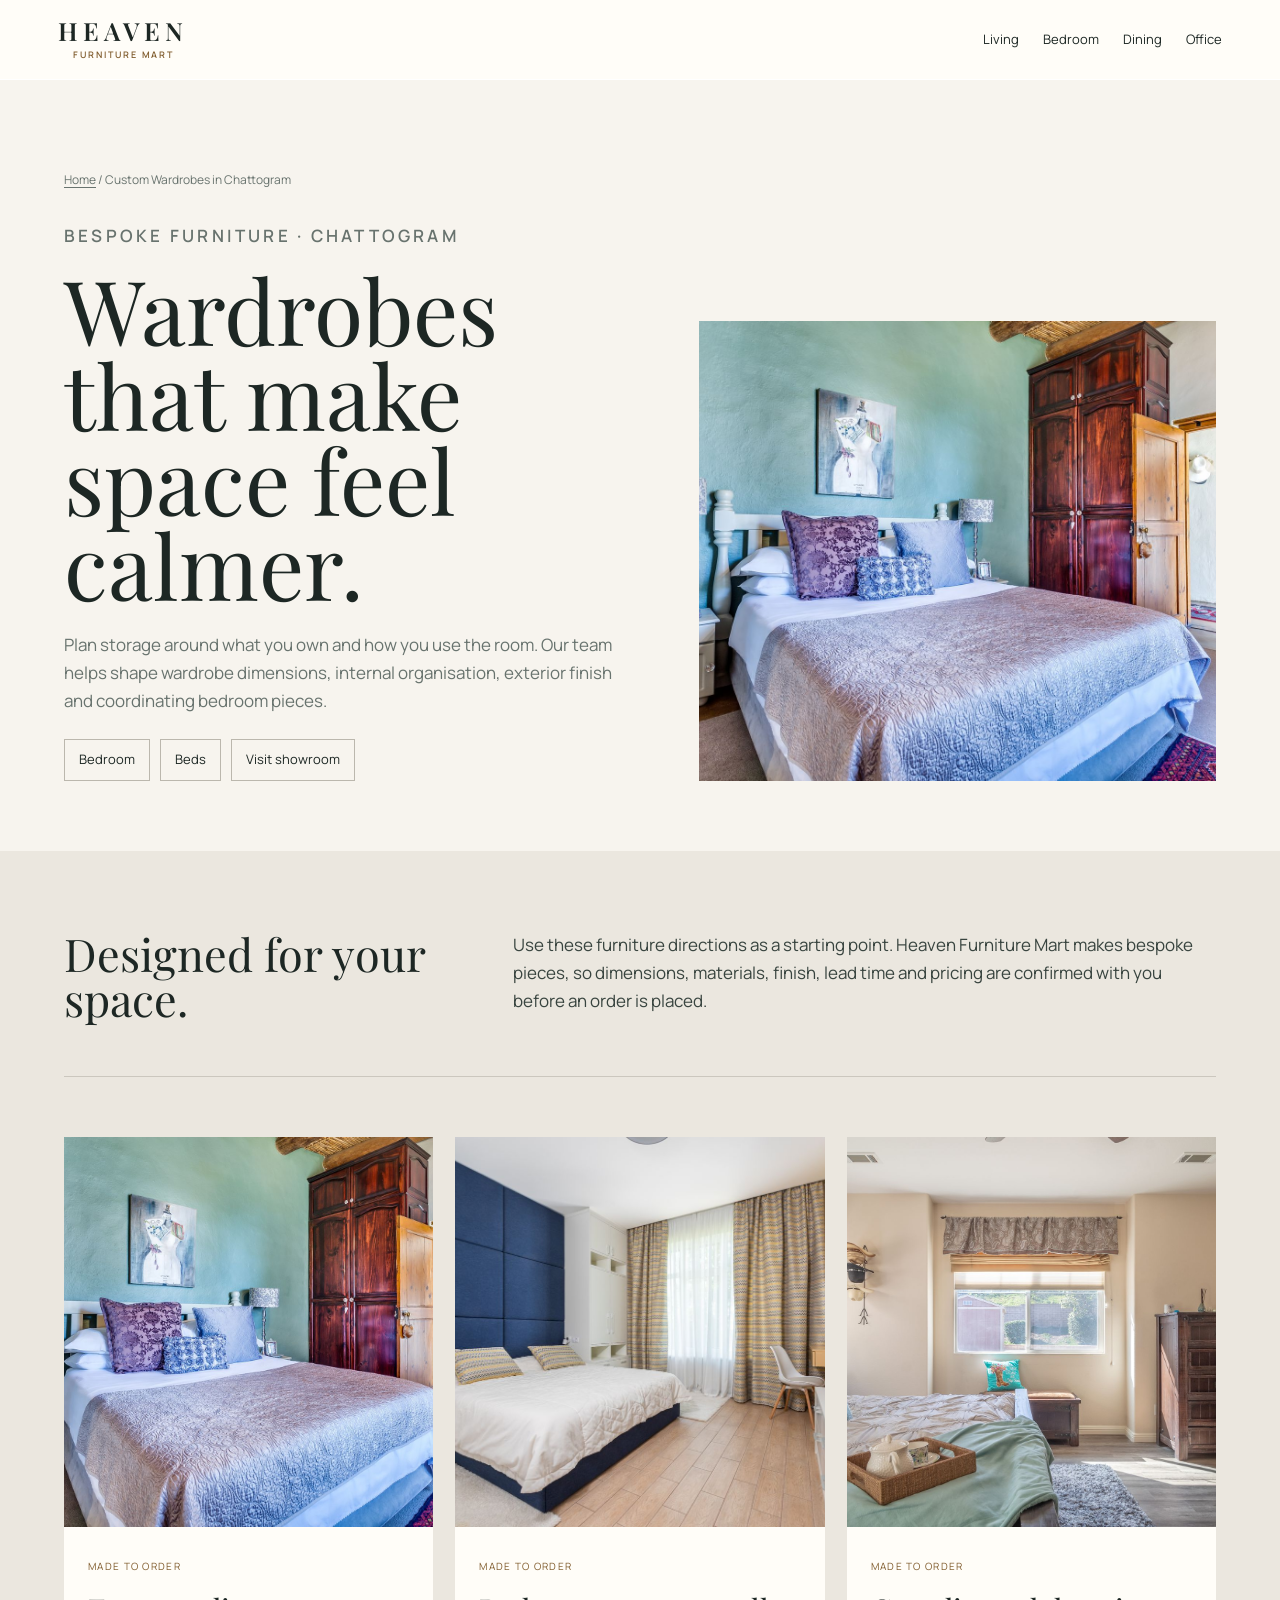
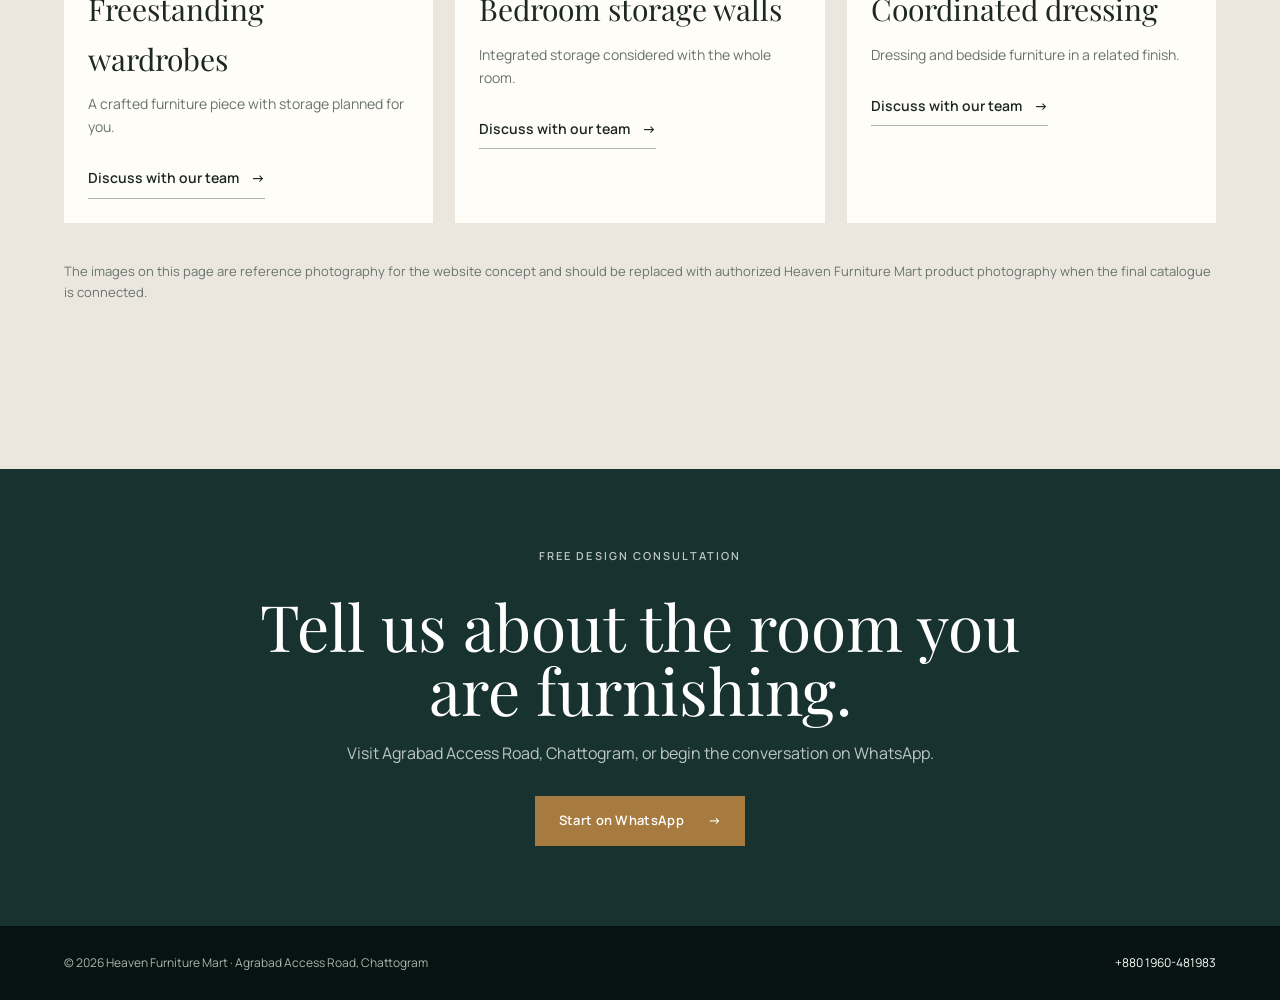
<file: wardrobes/index.html>
<!doctype html>
<html lang="en">
<head>
<meta charset="utf-8"><meta name="viewport" content="width=device-width,initial-scale=1">
<title>Custom Wardrobes in Chattogram | Heaven Furniture Mart</title>
<meta name="description" content="Plan a made-to-measure wardrobe with Heaven Furniture Mart in Agrabad, Chattogram.">
<meta name="theme-color" content="#17322f">
<link rel="preconnect" href="https://fonts.googleapis.com"><link rel="preconnect" href="https://fonts.gstatic.com" crossorigin><link href="https://fonts.googleapis.com/css2?family=Manrope:wght@400;500;600&family=Playfair+Display:ital,wght@0,500;0,600;1,500&display=swap" rel="stylesheet"><link rel="stylesheet" href="../styles.css">
<script type="application/ld+json">{"@context":"https://schema.org","@type":"BreadcrumbList","itemListElement":[{"@type":"ListItem","position":1,"name":"Home","item":"/"},{"@type":"ListItem","position":2,"name":"Custom Wardrobes in Chattogram","item":"/wardrobes/"}]}</script>
</head>
<body>
<a class="skip-link" href="#main">Skip to main content</a>
<header class="catalog-nav"><a class="brand" href="../" aria-label="Heaven Furniture Mart home"><span class="brand__words"><b>HEAVEN</b><small>FURNITURE MART</small></span></a><nav aria-label="Category navigation"><a href="../living-room-furniture/">Living</a><a href="../bedroom-furniture/">Bedroom</a><a href="../dining-furniture/">Dining</a><a href="../office-furniture/">Office</a></nav></header>
<main class="catalog-main" id="main">
<section class="catalog-hero"><div><nav class="breadcrumbs" aria-label="Breadcrumb"><a href="../">Home</a> / Custom Wardrobes in Chattogram</nav><p class="eyebrow">Bespoke furniture · Chattogram</p><h1>Wardrobes that make space feel calmer.</h1><p>Plan storage around what you own and how you use the room. Our team helps shape wardrobe dimensions, internal organisation, exterior finish and coordinating bedroom pieces.</p><div class="catalog-links"><a href="../bedroom-furniture/">Bedroom</a><a href="../beds/">Beds</a><a href="../#showroom">Visit showroom</a></div></div><img src="../assets/images/bedroom.jpg" alt="Solid wood wardrobe beside a furnished bed" fetchpriority="high"></section>
<section class="catalog-content"><div class="section"><div class="catalog-intro"><h2>Designed for your space.</h2><div><p>Use these furniture directions as a starting point. Heaven Furniture Mart makes bespoke pieces, so dimensions, materials, finish, lead time and pricing are confirmed with you before an order is placed.</p></div></div><div class="catalog-products"><article class="catalog-card"><img src="../assets/images/bedroom.jpg" alt="Freestanding wardrobes furniture inspiration" loading="lazy"><div><small>Made to order</small><h3>Freestanding wardrobes</h3><p>A crafted furniture piece with storage planned for you.</p><a class="text-link" href="#contact">Discuss with our team <span>→</span></a></div></article><article class="catalog-card"><img src="../assets/images/wardrobe-room.jpg" alt="Bedroom storage walls furniture inspiration" loading="lazy"><div><small>Made to order</small><h3>Bedroom storage walls</h3><p>Integrated storage considered with the whole room.</p><a class="text-link" href="#contact">Discuss with our team <span>→</span></a></div></article><article class="catalog-card"><img src="../assets/images/bedroom-detail.jpg" alt="Coordinated dressing furniture inspiration" loading="lazy"><div><small>Made to order</small><h3>Coordinated dressing</h3><p>Dressing and bedside furniture in a related finish.</p><a class="text-link" href="#contact">Discuss with our team <span>→</span></a></div></article></div><p class="catalog-note">The images on this page are reference photography for the website concept and should be replaced with authorized Heaven Furniture Mart product photography when the final catalogue is connected.</p></div></section>
<section class="catalog-cta" id="contact"><p class="eyebrow eyebrow--light">Free design consultation</p><h2>Tell us about the room you are furnishing.</h2><p>Visit Agrabad Access Road, Chattogram, or begin the conversation on WhatsApp.</p><a class="button button--brass" href="https://wa.me/8801960481983" target="_blank" rel="noopener">Start on WhatsApp <span>→</span></a></section>
</main>
<footer class="catalog-footer"><span>© 2026 Heaven Furniture Mart · Agrabad Access Road, Chattogram</span><a href="tel:+8801960481983">+880 1960-481983</a></footer>
</body></html>
</file>
<file: styles.css>
:root{--primary:#17322f;--primary-dark:#0e2422;--primary-light:#36534e;--secondary:#a77b3f;--secondary-dark:#805c2d;--background:#f7f4ee;--surface:#fffdf8;--ink:#1d2724;--text:#38443f;--muted:#68736e;--border:#d9d6cc;--warm:#e9e1d5;--shadow:0 14px 50px rgba(15,32,30,.12);--serif:"Playfair Display",Georgia,serif;--sans:"Manrope",Arial,sans-serif;--ease:cubic-bezier(.2,.7,.2,1)}
*{box-sizing:border-box}html{scroll-behavior:smooth;scroll-padding-top:120px}body{margin:0;background:var(--background);color:var(--ink);font-family:var(--sans);font-size:16px;line-height:1.65;-webkit-font-smoothing:antialiased;overflow-x:hidden}body.is-locked{overflow:hidden}img{display:block;max-width:100%;height:auto}a{color:inherit;text-decoration:none}button,input{font:inherit}button{color:inherit}button,a{-webkit-tap-highlight-color:transparent}address{font-style:normal}::selection{background:#cbb28a;color:#142522}.sr-only{position:absolute;width:1px;height:1px;padding:0;margin:-1px;overflow:hidden;clip:rect(0,0,0,0);white-space:nowrap;border:0}.skip-link{position:fixed;left:20px;top:-80px;z-index:999;background:#fff;color:#111;padding:12px 18px;transition:top .2s}.skip-link:focus{top:12px}:focus-visible{outline:3px solid #d5a65f;outline-offset:4px}
.utility-bar{height:34px;background:var(--primary-dark);color:#dfded7;display:flex;align-items:center;justify-content:center;padding:0 24px;position:relative;z-index:81}.utility-bar p{margin:0;font-size:12px;letter-spacing:.035em}.utility-bar span{margin:0 11px;color:#b49262}
.site-header{position:fixed;top:48px;left:0;right:0;z-index:80;padding:0 clamp(16px,3vw,46px);transition:top .35s var(--ease)}.site-header.is-scrolled{top:12px}.nav-shell{max-width:1540px;height:72px;margin:auto;background:rgba(255,253,248,.96);border:1px solid rgba(255,255,255,.6);border-radius:40px;display:flex;align-items:center;padding:0 11px 0 21px;box-shadow:0 9px 32px rgba(17,32,29,.12);backdrop-filter:blur(14px)}
.brand{display:flex;align-items:center;gap:10px;min-width:190px}.brand__mark{width:34px;height:34px;fill:none;stroke:currentColor;stroke-width:1.55;stroke-linecap:square;stroke-linejoin:miter}.brand__words{display:flex;flex-direction:column;line-height:1}.brand__words b{font-family:var(--serif);font-size:21px;letter-spacing:.15em;font-weight:400}.brand__words small{font-size:7px;letter-spacing:.28em;margin-top:5px}.desktop-nav{display:flex;align-items:center;justify-content:center;gap:clamp(16px,1.7vw,30px);flex:1}.desktop-nav a,.nav-trigger{border:0;background:none;padding:24px 0;font-size:13px;font-weight:500;cursor:pointer;white-space:nowrap;position:relative}.desktop-nav a::after,.nav-trigger::after{content:"";position:absolute;left:0;bottom:18px;height:1px;width:100%;background:var(--secondary);transform:scaleX(0);transform-origin:right;transition:transform .28s var(--ease)}.desktop-nav a:hover::after,.desktop-nav a[aria-current]::after,.nav-trigger:hover::after,.nav-trigger[aria-expanded=true]::after{transform:scaleX(1);transform-origin:left}.nav-trigger span{margin-left:3px;color:var(--secondary)}.nav-actions{display:flex;align-items:center;gap:3px}.icon-btn{border:0;background:none;width:42px;height:42px;display:grid;place-items:center;border-radius:50%;cursor:pointer;transition:background .25s}.icon-btn:hover{background:#ece8df}.icon-btn svg{width:19px;height:19px;fill:none;stroke:currentColor;stroke-width:1.6}.nav-cta{height:50px;padding:0 20px;border-radius:28px;background:var(--primary);color:#fff;display:flex;align-items:center;gap:11px;font-size:13px;font-weight:600;margin-left:7px;transition:background .25s,transform .25s}.nav-cta:hover{background:var(--primary-light)}.nav-cta:hover span{transform:translate(2px,-2px)}.nav-cta span{transition:transform .25s}.menu-btn{display:none;border:0;background:none;width:44px;height:44px;padding:12px;cursor:pointer}.menu-btn span:not(.sr-only){display:block;width:22px;height:1.5px;background:currentColor;margin:6px auto}
.mega-menu{position:absolute;top:83px;left:clamp(16px,3vw,46px);right:clamp(16px,3vw,46px);background:var(--surface);border:1px solid var(--border);box-shadow:var(--shadow);opacity:0;visibility:hidden;transform:translateY(-8px);transition:.28s var(--ease);border-radius:20px;overflow:hidden}.mega-menu.is-open{opacity:1;visibility:visible;transform:none}.mega-menu__inner{display:grid;grid-template-columns:1.25fr .8fr 360px;gap:55px;max-width:1340px;margin:auto;padding:34px}.menu-label{font-size:11px;text-transform:uppercase;letter-spacing:.17em;color:var(--muted);margin:0 0 18px}.mega-links{display:grid;grid-template-columns:1fr 1fr;gap:6px 30px}.mega-links a{font-family:var(--serif);font-size:27px;border-bottom:1px solid var(--border);padding:8px 0;display:flex;justify-content:space-between}.mega-links a span{color:var(--secondary);transition:transform .25s}.mega-links a:hover span{transform:translateX(4px)}.mega-list{display:grid;grid-template-columns:1fr 1fr;gap:11px 20px}.mega-list a{color:var(--text);font-size:14px}.mega-list a:hover{color:var(--secondary-dark)}.mega-feature{position:relative;height:190px;overflow:hidden}.mega-feature img{width:100%;height:100%;object-fit:cover;filter:brightness(.62)}.mega-feature>span{position:absolute;inset:auto 22px 18px;color:#fff;font-family:var(--serif);font-size:25px;line-height:1.08}.mega-feature small,.mega-feature b{display:block;font-family:var(--sans);font-size:10px;letter-spacing:.14em;text-transform:uppercase}.mega-feature small{margin-bottom:7px;color:#e4d7c2}.mega-feature b{font-weight:500;margin-top:11px}
.mobile-menu{display:none}.hero{min-height:720px;height:100svh;position:relative;color:#fff;display:flex;align-items:flex-end;overflow:hidden}.hero__image{position:absolute;inset:0;width:100%;height:100%;object-fit:cover;object-position:center}.hero__shade{position:absolute;inset:0;background:linear-gradient(90deg,rgba(8,23,21,.72) 0%,rgba(8,23,21,.42) 42%,rgba(8,23,21,.1) 75%),linear-gradient(0deg,rgba(7,20,19,.45),transparent 40%)}.hero__content{position:relative;z-index:2;width:min(780px,85%);margin-left:max(6vw,30px);padding-bottom:clamp(90px,10vh,130px)}.eyebrow{font-size:11px;line-height:1.3;text-transform:uppercase;letter-spacing:.19em;font-weight:600;color:var(--secondary-dark);margin:0 0 19px}.eyebrow--light{color:#d9bd91}.hero h1,.section-heading h2,.editorial-block h2,.story h2,.showroom h2,.gallery h2,.contact-cta h2{font-family:var(--serif);font-weight:400}.hero h1{font-size:clamp(58px,7.6vw,116px);line-height:.87;letter-spacing:-.035em;margin:0 0 26px;text-wrap:balance}.hero h1 em{font-weight:400;color:#e0c8a3}.hero__copy{font-size:clamp(17px,1.45vw,21px);line-height:1.65;max-width:570px;color:#ebece8;margin:0 0 35px}.hero__actions{display:flex;align-items:center;gap:28px;flex-wrap:wrap}.button{min-height:50px;padding:0 23px;display:inline-flex;align-items:center;justify-content:center;gap:24px;border:1px solid transparent;font-weight:600;font-size:13px;letter-spacing:.025em;transition:background .25s,color .25s,border .25s}.button span,.text-link span{transition:transform .25s}.button:hover span,.text-link:hover span{transform:translateX(4px)}.button--light{background:#fff;color:var(--primary)}.button--light:hover{background:#e9dfd1}.button--brass{background:var(--secondary);color:#fff}.button--brass:hover{background:var(--secondary-dark)}.button--dark{background:var(--primary);color:#fff}.button--dark:hover{background:var(--primary-light)}.text-link{display:inline-flex;align-items:center;gap:12px;border-bottom:1px solid rgba(23,50,47,.35);padding:8px 0;font-size:14px;font-weight:600}.text-link--light{color:#fff;border-color:rgba(255,255,255,.55)}.hero__location{position:absolute;z-index:2;right:max(4vw,24px);bottom:31px;margin:0;font-size:12px;letter-spacing:.08em;display:flex;align-items:center;gap:11px}.hero__location span{width:38px;height:1px;background:#fff}
.service-ribbon{background:#071614;color:#fff;display:grid;grid-template-columns:repeat(4,1fr);padding:0 clamp(24px,5vw,80px)}.service-ribbon>div{min-height:108px;border-right:1px solid rgba(255,255,255,.13);display:flex;align-items:center;gap:18px;padding:16px clamp(15px,2.1vw,34px)}.service-ribbon>div:first-child{border-left:1px solid rgba(255,255,255,.13)}.service-num{font-family:var(--serif);font-size:28px;color:#b9945f}.service-ribbon p{margin:0;line-height:1.3}.service-ribbon strong{display:block;font-size:14px;font-weight:500}.service-ribbon small{display:block;font-size:11px;color:#98a29e;margin-top:6px}
.section{max-width:1480px;margin:0 auto;padding:clamp(80px,10vw,150px) clamp(20px,5vw,80px)}.section-heading{display:flex;justify-content:space-between;align-items:end;gap:40px;margin-bottom:clamp(40px,5vw,70px)}.section-heading h2{font-size:clamp(42px,5.2vw,72px);line-height:.98;letter-spacing:-.025em;margin:0}.section-heading>p{max-width:410px;color:var(--muted);margin:0;font-size:16px}.category-grid{display:grid;grid-template-columns:repeat(8,1fr);gap:clamp(14px,2vw,31px)}.category{text-align:center;font-size:14px;font-weight:600}.category__image{display:block;border-radius:50%;aspect-ratio:1;overflow:hidden;margin-bottom:18px;border:1px solid transparent;box-shadow:0 1px 0 rgba(24,45,41,.1);transition:border .3s,box-shadow .3s}.category__image img{width:100%;height:100%;object-fit:cover;transition:transform .5s var(--ease)}.category:hover .category__image{border-color:#b9a98e;box-shadow:0 8px 25px rgba(23,50,47,.1)}.category:hover img{transform:scale(1.045)}
.collection-section{background:var(--primary-dark);color:#fff}.section--dark{padding-top:clamp(75px,8vw,120px);padding-bottom:clamp(75px,8vw,120px)}.section-heading--dark h2{color:#fff}.section-heading--dark .eyebrow{color:#c29f6c}.filter-tabs{display:flex;border-bottom:1px solid rgba(255,255,255,.2);gap:25px}.filter-tabs button{background:none;border:0;color:#99a6a2;cursor:pointer;padding:8px 0;font-size:13px;border-bottom:2px solid transparent;margin-bottom:-1px}.filter-tabs button.is-active{color:#fff;border-color:#c29f6c}.product-grid{display:grid;grid-template-columns:repeat(4,1fr);gap:clamp(14px,2vw,28px)}.product-card[hidden]{display:none}.product-card__image{aspect-ratio:.82;background:#e7e6e2;overflow:hidden;position:relative}.product-card__image>img{width:100%;height:100%;object-fit:cover;transition:transform .55s var(--ease)}.product-card:hover .product-card__image>img{transform:scale(1.035)}.heart{position:absolute;top:13px;right:13px;width:39px;height:39px;border:0;border-radius:50%;background:rgba(255,255,255,.93);font-size:21px;cursor:pointer}.heart.is-saved{background:var(--primary);color:#fff}.quick-view{position:absolute;left:12px;right:12px;bottom:12px;min-height:45px;background:#fff;border:0;transform:translateY(65px);opacity:0;transition:.3s var(--ease);cursor:pointer;font-size:13px;font-weight:600}.product-card:hover .quick-view,.quick-view:focus-visible{transform:none;opacity:1}.product-card__type{margin:18px 0 4px;color:#9eaaa6;font-size:11px;letter-spacing:.11em;text-transform:uppercase}.product-card h3{font-family:var(--serif);font-size:26px;font-weight:400;margin:0 0 7px}.product-card__price{font-size:13px;color:#d9ddd9;margin:0}.product-card__price span{display:block;color:#87938f;font-size:11px;margin-top:2px}.section-action{margin-top:45px;display:flex;align-items:center;gap:25px}.section-action p{color:#899591;font-size:12px;max-width:380px;margin:0}
.editorial{display:grid;gap:clamp(85px,11vw,170px)}.editorial-block{display:grid;grid-template-columns:minmax(0,1.45fr) minmax(320px,.75fr);align-items:center;gap:clamp(40px,7vw,110px)}.editorial-block--reverse{grid-template-columns:minmax(320px,.75fr) minmax(0,1.25fr)}.editorial-block--reverse .editorial-block__image{order:2;max-height:680px}.editorial-block__image{height:clamp(480px,55vw,760px);overflow:hidden}.editorial-block__image img{width:100%;height:100%;object-fit:cover}.editorial-block--large .editorial-block__image img{object-position:left center}.editorial-block__copy{max-width:480px}.editorial-block h2{font-size:clamp(44px,5vw,70px);line-height:1.02;margin:0 0 25px;letter-spacing:-.025em}.editorial-block__copy>p:not(.eyebrow){color:var(--muted);font-size:17px;margin:0 0 25px}
.new-arrivals{padding-top:20px}.arrival-track{display:grid;grid-template-columns:1.2fr 1fr 1fr;gap:21px}.arrival-card{position:relative;min-height:520px;overflow:hidden;color:#fff}.arrival-card img{position:absolute;inset:0;width:100%;height:100%;object-fit:cover;transition:transform .6s var(--ease);filter:brightness(.77)}.arrival-card:hover img{transform:scale(1.035)}.arrival-card>span{position:absolute;left:25px;right:25px;bottom:23px;font-family:var(--serif);font-size:28px;line-height:1.05}.arrival-card small,.arrival-card b{display:block;font-family:var(--sans);font-size:10px;letter-spacing:.15em;text-transform:uppercase}.arrival-card small{margin-bottom:8px}.arrival-card b{font-weight:500;margin-top:13px}.story{max-width:1480px;margin:0 auto;padding:clamp(80px,10vw,150px) clamp(20px,5vw,80px);display:grid;grid-template-columns:.72fr 1fr;gap:clamp(45px,9vw,140px);align-items:center}.story__image{height:680px;overflow:hidden}.story__image img{width:100%;height:100%;object-fit:cover}.story h2{font-size:clamp(48px,5.6vw,78px);line-height:.97;margin:0 0 27px}.story h2 em{color:var(--secondary-dark);font-weight:400}.story__copy>p:not(.eyebrow){color:var(--muted);font-size:17px;max-width:640px}.story blockquote{font-family:var(--serif);font-size:clamp(25px,2.5vw,35px);line-height:1.3;margin:38px 0;padding-left:28px;border-left:1px solid var(--secondary);max-width:670px}.story cite{display:block;font-family:var(--sans);font-size:11px;letter-spacing:.08em;color:var(--muted);font-style:normal;margin-top:18px;text-transform:uppercase}
.showroom{display:grid;grid-template-columns:1.38fr .82fr;min-height:680px;background:var(--primary);color:#fff}.showroom__media img{width:100%;height:100%;object-fit:cover}.showroom__panel{display:flex;flex-direction:column;justify-content:center;padding:clamp(45px,7vw,105px)}.showroom h2{font-size:clamp(45px,5vw,72px);line-height:1;margin:0 0 25px}.showroom__panel>p:not(.eyebrow){color:#bec8c3;font-size:17px}.showroom address{border-top:1px solid rgba(255,255,255,.18);padding-top:24px;margin-top:18px;font-family:var(--serif);font-size:26px;line-height:1.4}.showroom__actions{display:flex;align-items:center;gap:25px;flex-wrap:wrap;margin-top:35px}.trust-section{padding-bottom:110px}.trust-grid{display:grid;grid-template-columns:repeat(4,1fr);border-top:1px solid var(--border)}.trust-grid article{padding:32px 30px 0 0;border-right:1px solid var(--border);min-height:230px}.trust-grid article:not(:first-child){padding-left:30px}.trust-grid article:last-child{border-right:0}.trust-grid span{font-family:var(--serif);font-size:28px;color:var(--secondary)}.trust-grid h3{font-family:var(--serif);font-size:28px;font-weight:400;margin:28px 0 8px}.trust-grid p{color:var(--muted);font-size:14px;line-height:1.7;margin:0}
.gallery{background:#dedbd3;padding:clamp(75px,9vw,130px) clamp(20px,5vw,80px)}.gallery__head{max-width:760px;margin:0 auto 55px;text-align:center}.gallery h2{font-size:clamp(46px,5vw,72px);line-height:1;margin:0 0 19px}.gallery__head>p:not(.eyebrow){color:#626b67;font-size:13px}.gallery__grid{display:grid;grid-template-columns:1.25fr .72fr .83fr;grid-template-rows:340px 260px;gap:13px;max-width:1480px;margin:auto}.gallery figure{margin:0;overflow:hidden}.gallery figure:first-child{grid-row:1/3}.gallery figure:nth-child(2){grid-row:1/3}.gallery figure:nth-child(3){grid-column:3}.gallery figure:nth-child(4){grid-column:3}.gallery img{width:100%;height:100%;object-fit:cover;transition:transform .55s var(--ease)}.gallery figure:hover img{transform:scale(1.03)}
.contact-cta{background:#0a1d1b;color:#fff;padding:clamp(85px,11vw,155px) 20px}.contact-cta__inner{max-width:990px;margin:auto;text-align:center}.contact-cta h2{font-size:clamp(48px,6.7vw,92px);line-height:.98;margin:0 0 25px}.contact-cta p:not(.eyebrow){color:#b8c2bd;font-size:18px}.contact-cta__inner>div{display:flex;align-items:center;justify-content:center;gap:30px;flex-wrap:wrap;margin-top:37px}
.footer{background:#061311;color:#b4beba}.footer__top{max-width:1480px;margin:auto;padding:80px clamp(20px,5vw,80px) 60px;display:grid;grid-template-columns:1.65fr repeat(3,1fr);gap:55px}.brand--footer{color:#fff;margin-bottom:25px}.footer__brand>p{max-width:360px;font-size:14px}.footer__brand>span{font-size:13px;color:#84908c}.footer__col{display:flex;flex-direction:column;align-items:flex-start;gap:10px}.footer__col h3{font-size:11px;text-transform:uppercase;letter-spacing:.17em;color:#fff;margin:0 0 14px}.footer__col a{font-size:14px}.footer__col a:hover{color:#d2ad79}.footer__bottom{max-width:1480px;margin:auto;border-top:1px solid rgba(255,255,255,.12);padding:23px clamp(20px,5vw,80px);display:flex;justify-content:space-between;gap:20px;font-size:11px;color:#7f8c87}.footer__bottom div{display:flex;gap:22px}
.search-dialog,.quick-dialog{border:0;padding:0;color:var(--ink);box-shadow:var(--shadow)}.search-dialog::backdrop,.quick-dialog::backdrop{background:rgba(4,17,15,.68);backdrop-filter:blur(3px)}.search-dialog{width:min(760px,calc(100% - 30px));background:var(--surface);padding:clamp(35px,6vw,72px)}.close-btn{border:0;background:none;font-family:Arial,sans-serif;font-size:34px;font-weight:300;line-height:1;cursor:pointer}.search-dialog>.close-btn,.quick-dialog>.close-btn{position:absolute;right:22px;top:18px}.search-dialog label{font-family:var(--serif);font-size:clamp(33px,5vw,55px);display:block;margin-bottom:25px}.search-dialog form>div{display:flex;border-bottom:1px solid var(--ink)}.search-dialog input{width:100%;border:0;background:none;outline:0;padding:15px 0;font-size:17px}.search-dialog form button{border:0;background:none;font-size:24px;cursor:pointer}.search-results{padding-top:25px;display:flex;gap:11px 20px;flex-wrap:wrap}.search-results p{width:100%;font-size:10px;text-transform:uppercase;letter-spacing:.15em;color:var(--muted);margin:0}.search-results a{font-size:14px;border-bottom:1px solid var(--border)}.cart-drawer{position:fixed;z-index:101;right:0;top:0;width:min(440px,100%);height:100%;background:var(--surface);padding:26px;transform:translateX(105%);transition:transform .36s var(--ease)}.cart-drawer.is-open{transform:none}.drawer__top{display:flex;align-items:center;justify-content:space-between;border-bottom:1px solid var(--border);padding-bottom:18px}.drawer__top h2{font-family:var(--serif);font-size:32px;font-weight:400;margin:0}.cart-empty{text-align:center;margin-top:22vh}.cart-empty>span{display:grid;place-items:center;width:60px;height:60px;border:1px solid var(--border);border-radius:50%;margin:auto;font-family:var(--serif);font-size:25px}.cart-empty h3{font-family:var(--serif);font-size:31px;font-weight:400;margin:22px 0 7px}.cart-empty p{color:var(--muted);font-size:14px;margin:0 auto 25px;max-width:320px}.page-overlay{position:fixed;inset:0;background:rgba(4,17,15,.64);z-index:100;opacity:0;visibility:hidden;transition:.3s}.page-overlay.is-active{opacity:1;visibility:visible}.quick-dialog{width:min(900px,calc(100% - 30px));background:var(--surface)}.quick-dialog__grid{display:grid;grid-template-columns:1fr 1fr}.quick-dialog__grid img{width:100%;height:520px;object-fit:cover}.quick-dialog__grid>div{padding:65px 45px;display:flex;flex-direction:column;justify-content:center}.quick-dialog h2{font-family:var(--serif);font-size:45px;font-weight:400;line-height:1;margin:0 0 20px}.quick-dialog p:not(.eyebrow){color:var(--muted);margin:0 0 25px}.quick-dialog .button{align-self:flex-start}.toast{position:fixed;left:50%;bottom:25px;z-index:120;transform:translate(-50%,20px);background:#fff;color:var(--ink);box-shadow:var(--shadow);padding:13px 19px;opacity:0;visibility:hidden;transition:.3s;font-size:13px}.toast.is-visible{opacity:1;visibility:visible;transform:translate(-50%,0)}
.reveal{opacity:0;transform:translateY(18px);transition:opacity .62s var(--ease),transform .62s var(--ease)}.reveal.is-visible{opacity:1;transform:none}
.catalog-main{padding-top:120px}.catalog-hero{padding:90px clamp(20px,5vw,80px) 70px;max-width:1480px;margin:auto;display:grid;grid-template-columns:1fr .9fr;gap:60px;align-items:end}.breadcrumbs{font-size:12px;color:var(--muted);margin-bottom:35px}.breadcrumbs a{text-decoration:underline;text-underline-offset:3px}.catalog-hero h1{font-family:var(--serif);font-weight:400;font-size:clamp(56px,7vw,96px);line-height:.95;margin:0 0 25px}.catalog-hero p{font-size:17px;color:var(--muted);max-width:630px}.catalog-hero img{width:100%;height:460px;object-fit:cover}.catalog-content{background:#ebe7df}.catalog-content .section{padding-top:80px}.catalog-intro{display:grid;grid-template-columns:.7fr 1.3fr;gap:70px;border-bottom:1px solid #cbc7be;padding-bottom:55px;margin-bottom:60px}.catalog-intro h2{font-family:var(--serif);font-size:45px;font-weight:400;line-height:1;margin:0}.catalog-intro p{margin:0;color:var(--text);font-size:17px}.catalog-links{display:flex;flex-wrap:wrap;gap:10px;margin-top:24px}.catalog-links a{border:1px solid #bbb7ad;padding:9px 14px;font-size:13px}.catalog-note{padding:25px 0;color:var(--muted);font-size:13px}
@media(max-width:1230px){.desktop-nav{gap:14px}.desktop-nav a:nth-last-child(-n+2){display:none}.desktop-action:nth-of-type(2),.desktop-action:nth-of-type(3){display:none}.category-grid{grid-template-columns:repeat(4,1fr);gap:35px}.mega-menu__inner{grid-template-columns:1.2fr .8fr 280px}.trust-grid{grid-template-columns:1fr 1fr}.trust-grid article:nth-child(2){border-right:0}.footer__top{grid-template-columns:1.3fr repeat(3,1fr)}}
@media(max-width:900px){.utility-bar{display:none}.site-header,.site-header.is-scrolled{top:12px;padding:0 14px}.nav-shell{height:62px;padding-left:15px}.brand{min-width:0;margin-right:auto}.brand__mark{width:30px;height:30px}.brand__words b{font-size:18px}.brand__words small{font-size:6px}.desktop-nav,.nav-cta,.desktop-action{display:none}.menu-btn{display:block}.mega-menu{display:none}.mobile-menu{display:block;position:fixed;inset:0 0 0 auto;width:min(430px,100%);background:var(--surface);z-index:110;padding:23px;transform:translateX(103%);transition:transform .35s var(--ease)}.mobile-menu.is-open{transform:none}.mobile-menu__top{display:flex;align-items:center;justify-content:space-between;border-bottom:1px solid var(--border);padding-bottom:18px}.mobile-menu__title{font-family:var(--serif);font-size:32px}.mobile-menu nav{display:flex;flex-direction:column;margin-top:20px}.mobile-menu nav>a,.mobile-menu summary{font-family:var(--serif);font-size:34px;line-height:1.15;padding:12px 0;border-bottom:1px solid var(--border);list-style:none;cursor:pointer}.mobile-menu summary{display:flex;justify-content:space-between}.mobile-menu summary::-webkit-details-marker{display:none}.mobile-subnav{display:grid;grid-template-columns:1fr 1fr;padding:15px 0 18px;gap:11px}.mobile-subnav a{font-size:14px;color:var(--muted)}.mobile-menu__contact{position:absolute;bottom:28px;left:23px;display:flex;flex-direction:column;font-size:13px;color:var(--muted)}.mobile-menu__contact a{color:var(--ink);font-weight:600}.hero{min-height:660px;height:90svh}.hero__content{margin-left:26px;padding-bottom:92px}.hero h1{font-size:clamp(54px,12vw,83px)}.hero__location{left:26px;right:auto}.service-ribbon{grid-template-columns:1fr 1fr;padding:0 20px}.service-ribbon>div,.service-ribbon>div:first-child{border-left:0;border-right:0;border-bottom:1px solid rgba(255,255,255,.12)}.section-heading{align-items:start;flex-direction:column}.product-grid{grid-template-columns:1fr 1fr}.quick-view{opacity:1;transform:none}.editorial-block,.editorial-block--reverse{grid-template-columns:1fr}.editorial-block--reverse .editorial-block__image{order:0}.editorial-block__image{height:580px}.arrival-track{grid-template-columns:1fr 1fr}.arrival-card:first-child{grid-column:1/-1}.story{grid-template-columns:1fr}.story__image{height:540px}.showroom{grid-template-columns:1fr}.showroom__media{height:480px}.trust-grid{grid-template-columns:1fr 1fr}.gallery__grid{grid-template-columns:1fr 1fr;grid-template-rows:340px 300px}.gallery figure:first-child{grid-row:1}.gallery figure:nth-child(2){grid-row:1/3}.gallery figure:nth-child(3){grid-column:1}.gallery figure:nth-child(4){display:none}.footer__top{grid-template-columns:1.3fr 1fr}.footer__brand{grid-row:1/3}.catalog-hero{grid-template-columns:1fr;padding-top:40px}.catalog-hero img{height:400px}.catalog-intro{grid-template-columns:1fr;gap:20px}}
@media(max-width:560px){.nav-shell{border-radius:34px}.brand__words small{display:none}.hero{height:80svh;min-height:620px}.hero__image{object-position:58% center}.hero__shade{background:linear-gradient(90deg,rgba(8,23,21,.77),rgba(8,23,21,.28)),linear-gradient(0deg,rgba(7,20,19,.5),transparent 50%)}.hero__content{width:calc(100% - 42px);margin-left:21px;padding-bottom:105px}.hero h1{font-size:58px;line-height:.91}.hero__copy{font-size:16px;line-height:1.55}.hero__actions{align-items:flex-start;flex-direction:column;gap:15px}.button{min-height:48px}.hero__location{left:21px;font-size:10px}.service-ribbon{grid-template-columns:1fr;padding:10px 21px}.service-ribbon>div{min-height:84px;padding:12px 0}.service-num{font-size:24px}.section{padding-left:20px;padding-right:20px}.section-heading h2{font-size:44px}.category-grid{grid-template-columns:repeat(3,1fr);gap:26px 13px}.category{font-size:12px}.category__image{margin-bottom:10px}.product-grid{gap:30px 10px}.product-card h3{font-size:21px}.product-card__type{font-size:9px}.product-card__price span{font-size:10px}.heart{top:8px;right:8px;width:36px;height:36px}.quick-view{left:8px;right:8px;bottom:8px;min-height:40px}.filter-tabs{width:100%;overflow:auto}.section-action{align-items:flex-start;flex-direction:column}.editorial{gap:90px}.editorial-block__image{height:420px}.editorial-block h2{font-size:46px}.arrival-track{display:flex;overflow-x:auto;scroll-snap-type:x mandatory;margin-right:-20px;padding-right:20px}.arrival-card,.arrival-card:first-child{flex:0 0 84%;min-height:440px;scroll-snap-align:start}.story__image{height:450px}.story blockquote{padding-left:20px}.showroom__media{height:360px}.showroom__panel{padding:55px 20px 65px}.trust-grid{grid-template-columns:1fr}.trust-grid article,.trust-grid article:not(:first-child){padding:26px 0;border-right:0;border-bottom:1px solid var(--border);min-height:0}.gallery__grid{display:grid;grid-template-columns:1fr 1fr;grid-template-rows:300px 220px}.gallery figure:first-child{grid-column:1/-1}.gallery figure:nth-child(2){grid-row:2;grid-column:1}.gallery figure:nth-child(3){grid-row:2;grid-column:2}.contact-cta h2{font-size:50px}.contact-cta__inner>div{flex-direction:column}.footer__top{grid-template-columns:1fr 1fr;gap:45px 22px}.footer__brand{grid-column:1/-1;grid-row:auto}.footer__bottom{flex-direction:column}.quick-dialog__grid{grid-template-columns:1fr}.quick-dialog__grid img{height:240px}.quick-dialog__grid>div{padding:35px 23px}.quick-dialog h2{font-size:36px}.catalog-main{padding-top:85px}.catalog-hero{padding-left:20px;padding-right:20px}.catalog-hero h1{font-size:58px}.catalog-hero img{height:300px}.catalog-intro h2{font-size:38px}}
@media(prefers-reduced-motion:reduce){html{scroll-behavior:auto}*,*::before,*::after{animation-duration:.01ms!important;animation-iteration-count:1!important;transition-duration:.01ms!important}.reveal{opacity:1;transform:none}}
.catalog-nav{position:fixed;z-index:20;left:3vw;right:3vw;top:18px;height:68px;padding:0 20px;background:rgba(255,253,248,.96);border:1px solid #fff;border-radius:40px;box-shadow:var(--shadow);display:flex;align-items:center}.catalog-nav .brand{margin-right:auto}.catalog-nav nav{display:flex;align-items:center;gap:24px;font-size:13px}.catalog-nav nav a:hover{color:var(--secondary-dark)}.catalog-nav .button{margin-left:25px}.catalog-products{display:grid;grid-template-columns:repeat(3,1fr);gap:22px}.catalog-card{background:var(--surface)}.catalog-card img{width:100%;height:390px;object-fit:cover}.catalog-card>div{padding:24px}.catalog-card small{font-size:10px;letter-spacing:.13em;text-transform:uppercase;color:var(--secondary-dark)}.catalog-card h3{font-family:var(--serif);font-size:30px;font-weight:400;margin:8px 0}.catalog-card p{color:var(--muted);font-size:14px;margin:0 0 20px}.catalog-cta{background:var(--primary);color:#fff;padding:80px 20px;text-align:center}.catalog-cta h2{font-family:var(--serif);font-size:clamp(42px,5vw,68px);line-height:1;margin:0 auto 18px;max-width:800px;font-weight:400}.catalog-cta p{color:#bdc8c3;margin:0 auto 30px}.catalog-footer{background:#061311;color:#aab4af;padding:27px clamp(20px,5vw,80px);display:flex;justify-content:space-between;gap:20px;font-size:12px}.catalog-footer a{color:#fff}
@media(max-width:900px){.catalog-nav nav{display:none}.catalog-nav .button{margin-left:12px}.catalog-products{grid-template-columns:1fr 1fr}.catalog-card img{height:320px}}
@media(max-width:560px){.catalog-nav{left:14px;right:14px;top:12px;height:62px;padding:0 12px}.catalog-nav .button{padding:0 15px}.catalog-products{grid-template-columns:1fr}.catalog-card img{height:360px}.catalog-footer{flex-direction:column}}

/* Refined navigation, wordmark and carousel */
.site-header{position:sticky;top:0;padding:0;background:var(--surface);border-bottom:1px solid var(--border)}
.site-header.is-scrolled{top:0}
.nav-shell{max-width:none;height:80px;border:0;border-radius:0;box-shadow:none;background:var(--surface);padding:0 clamp(22px,4.5vw,74px)}
.brand{min-width:210px}
.brand__words b{font-family:var(--serif);font-size:25px;font-weight:600;letter-spacing:.2em}
.brand__words small{font-family:var(--sans);font-size:7px;font-weight:600;letter-spacing:.34em;margin-top:7px;color:var(--secondary-dark)}
.desktop-nav{justify-content:center;gap:clamp(22px,2.4vw,40px)}
.desktop-nav a,.nav-trigger{font-size:13px;padding:28px 0}
.desktop-nav a::after,.nav-trigger::after{bottom:21px}
.mega-menu{top:80px;left:0;right:0;border-radius:0;border-width:0 0 1px;box-shadow:0 28px 50px rgba(15,32,30,.12)}
.hero{height:calc(100svh - 114px);min-height:650px;display:block}
.hero__slide{position:absolute;inset:0;opacity:0;visibility:hidden;transition:opacity 1s var(--ease),visibility 1s;overflow:hidden}
.hero__slide.is-active{opacity:1;visibility:visible;z-index:1}
.hero__slide .hero__image{transform:scale(1.025);transition:transform 7s ease}
.hero__slide.is-active .hero__image{transform:scale(1.07)}
.hero__slide .hero__content{position:absolute;left:0;bottom:0;opacity:0;transform:translateY(28px)}
.hero__slide.is-active .hero__content{opacity:1;transform:none;transition:opacity .8s .2s var(--ease),transform .8s .2s var(--ease)}
.hero h2{font-family:var(--serif);font-weight:500;font-size:clamp(58px,7.6vw,112px);line-height:.9;letter-spacing:-.035em;margin:0 0 26px;text-wrap:balance}
.hero h2 em{font-weight:500;color:#e0c8a3}
.hero__controls{position:absolute;z-index:4;left:max(6vw,30px);bottom:30px;display:flex;align-items:center;gap:15px}
.hero__controls>button{width:40px;height:40px;border:1px solid rgba(255,255,255,.55);border-radius:50%;background:rgba(7,22,20,.22);color:#fff;cursor:pointer;transition:background .3s,border .3s,transform .3s}
.hero__controls>button:hover{background:#fff;color:var(--primary);transform:scale(1.06)}
.hero__dots{display:flex;align-items:center;gap:9px}
.hero__dots button{width:24px;height:2px;padding:0;border:0;background:rgba(255,255,255,.45);cursor:pointer;transition:width .45s var(--ease),background .45s}
.hero__dots button.is-active{width:46px;background:#fff}
.hero__location{z-index:4}
.category__image,.category__image img{transition-duration:.85s}
.category__image img{transition-timing-function:var(--ease)}
.category:hover img{transform:scale(1.065)}
.heart{color:var(--primary);border:1px solid rgba(23,50,47,.12);box-shadow:0 5px 18px rgba(15,32,30,.1);transition:background .3s,color .3s,transform .3s}
.heart:hover{background:var(--primary);color:#fff;transform:scale(1.07)}
.quick-view{background:var(--primary);color:#fff;border:1px solid rgba(255,255,255,.25);letter-spacing:.02em;box-shadow:0 8px 24px rgba(14,36,34,.2)}
.quick-view::after{content:"  →";margin-left:8px}
.quick-view:hover{background:#fff;color:var(--primary)}
.gallery figure.reveal,.story__image.reveal{transform:none;transition-duration:.8s}

@media(max-width:900px){
  .site-header,.site-header.is-scrolled{top:0;padding:0}
  .nav-shell{height:70px;padding:0 16px}
  .brand{min-width:0}
  .brand__words b{font-size:21px;letter-spacing:.18em}
  .brand__words small{display:block;font-size:6px;letter-spacing:.27em;margin-top:5px}
  .hero{height:calc(90svh - 70px);min-height:620px}
  .mobile-menu{padding:30px 26px;background:var(--surface)}
  .mobile-menu__top{border-bottom:0;padding-bottom:34px}
  .mobile-menu__title{font-family:var(--sans);font-size:12px;font-weight:600;letter-spacing:.18em;text-transform:uppercase;color:var(--muted)}
  .mobile-menu nav{gap:19px;margin-top:8px}
  .mobile-menu nav>a,.mobile-menu summary{font-family:var(--sans);font-size:19px;font-weight:500;line-height:1.3;padding:3px 0;border-bottom:0}
  .mobile-menu summary span{font-weight:400;color:var(--secondary-dark)}
  .mobile-subnav{padding:18px 0 3px;gap:14px 22px}
  .mobile-subnav a{font-size:13px}
  .mobile-menu__contact{left:26px;bottom:30px;gap:4px}
  .hero__controls{left:26px;bottom:25px}
}
@media(max-width:560px){
  .nav-shell{border-radius:0}
  .hero{height:calc(82svh - 70px);min-height:590px}
  .hero h1,.hero h2{font-size:52px;line-height:.93}
  .hero__content{padding-bottom:105px}
  .hero__location{display:none}
  .hero__controls{bottom:24px;left:21px}
}
@media(prefers-reduced-motion:reduce){.hero__slide .hero__image,.hero__slide.is-active .hero__image{transform:none}.hero__slide .hero__content,.hero__slide.is-active .hero__content{transform:none;transition:none}}

/* Precision refinement: marquee, hierarchy and spacing */
.utility-bar{overflow:hidden;white-space:nowrap;padding:0}
.utility-bar__track{display:flex;align-items:center;width:max-content;will-change:transform;animation:utilityMarquee 34s linear infinite}
.utility-bar__track:hover{animation-play-state:paused}
.utility-bar__track>span{display:block;flex:none;padding-right:80px;font-size:12px;letter-spacing:.035em}
.utility-bar__track i{font-style:normal;color:#b49262;margin:0 16px}
@keyframes utilityMarquee{from{transform:translateX(0)}to{transform:translateX(-50%)}}

.brand__words{align-items:center;text-align:center}
.brand__words b,.brand__words small{width:100%;text-align:center}
.brand__words small{text-indent:.34em}
.nav-trigger{display:inline-flex;align-items:center;justify-content:center;gap:8px;line-height:1}
.nav-trigger .nav-chevron{width:6px;height:6px;margin:0 0 4px;border-right:1px solid var(--secondary-dark);border-bottom:1px solid var(--secondary-dark);transform:rotate(45deg);transition:transform .3s var(--ease)}
.nav-trigger[aria-expanded=true] .nav-chevron{margin:4px 0 0;transform:rotate(225deg)}

.site-header{transition:background .4s var(--ease),border-color .4s var(--ease),box-shadow .4s var(--ease)}
.site-header.is-scrolled{background:rgba(255,253,248,.76);border-color:rgba(185,180,168,.48);box-shadow:0 10px 34px rgba(15,32,30,.08);backdrop-filter:blur(18px);-webkit-backdrop-filter:blur(18px)}
.site-header.is-scrolled .nav-shell{background:transparent}

.hero h1,.hero h2{max-width:820px;font-size:clamp(52px,6.15vw,92px);line-height:.97;letter-spacing:-.04em;text-wrap:balance}
.hero__copy{max-width:590px}
.hero__controls{display:none}

.service-ribbon{padding:0;background:#081a18}
.service-ribbon>div{min-height:126px;padding:22px clamp(22px,3vw,48px);gap:22px;align-items:center}
.service-num{font-size:34px;line-height:1;color:#c59a5c}
.service-ribbon strong{font-size:15px;line-height:1.35}
.service-ribbon small{font-size:12px;line-height:1.45;margin-top:7px;color:#a8b5b0}

.category.reveal{transition-duration:1.05s}
.category__image,.category__image img{transition-duration:1.2s}
.category:hover img{transform:scale(1.055)}

.showroom{grid-template-columns:1.16fr .84fr;min-height:610px}
.showroom__panel{padding:clamp(42px,4.2vw,70px)}
.showroom h2{max-width:600px;font-size:clamp(42px,4.1vw,60px);line-height:1.08;text-wrap:balance;margin-bottom:20px}
.showroom__panel>p:not(.eyebrow){max-width:510px;margin-top:0}
.showroom address{margin-top:12px}

@media(max-width:900px){
  .utility-bar{display:flex;height:30px}
  .utility-bar__track>span{font-size:11px;padding-right:64px}
  .hero h1,.hero h2{max-width:680px;font-size:clamp(48px,9vw,70px);line-height:1}
  .service-ribbon>div{min-height:112px;padding:20px 24px}
  .service-ribbon strong{font-size:14px}
  .showroom__panel{padding:48px 28px 58px}
  .showroom h2{font-size:clamp(40px,7vw,54px);max-width:680px}
}
@media(max-width:560px){
  .hero h1,.hero h2{font-size:clamp(40px,12vw,54px);line-height:1.01;letter-spacing:-.035em;max-width:360px}
  .hero__copy{font-size:15px;line-height:1.6;max-width:345px}
  .service-ribbon{padding:10px 20px}
  .service-ribbon>div{min-height:104px;padding:18px 2px;gap:18px}
  .service-ribbon>div:last-child{border-bottom:0}
  .service-num{font-size:31px;min-width:39px}
  .service-ribbon strong{font-size:15px}
  .service-ribbon small{font-size:12px}
  .showroom__panel{padding:44px 20px 52px}
  .showroom h2{font-size:40px;line-height:1.08;max-width:390px}
}
@media(prefers-reduced-motion:reduce){
  .utility-bar__track{width:100%;justify-content:center;animation:none;transform:none}
  .utility-bar__track>span{padding-right:0}
  .utility-bar__track>span[aria-hidden=true]{display:none}
}

/* Final motion and inner-page consistency */
.product-card__image>img{transition-duration:.8s}
.product-card:hover .product-card__image>img{transform:scale(1.06)}
.reveal{transform:translateY(24px);transition-duration:.75s}
.catalog-nav{position:sticky;left:auto;right:auto;top:0;width:100%;height:80px;border-radius:0;border-width:0 0 1px;box-shadow:none;padding:0 clamp(22px,4.5vw,74px);background:var(--surface)}
.catalog-main{padding-top:0}
.catalog-nav .brand{min-width:210px}
@media(max-width:900px){.catalog-nav{height:70px;padding:0 16px}.catalog-nav .brand{min-width:0}}

/* Mobile showroom and footer corrections */
.footer__col--visit { gap: 12px; }
.footer__plain-link span { display: inline-block; transition: transform .25s var(--ease); }
.footer__plain-link:hover span { transform: translate(2px, -2px); }
.footer__socials { display: flex; align-items: center; gap: 12px; margin-top: 8px; }
.footer__socials a { width: 42px; height: 42px; border: 1px solid rgba(255,255,255,.18); border-radius: 50%; display: inline-flex; align-items: center; justify-content: center; color: #fff; background: rgba(255,255,255,.04); transition: background .25s, border-color .25s, color .25s, transform .25s; }
.footer__socials a:hover { background: #d2ad79; border-color: #d2ad79; color: #061311; transform: translateY(-3px); }
.footer__socials svg { width: 18px; height: 18px; fill: currentColor; stroke: currentColor; stroke-width: 1.8; }
.footer__socials svg path,
.footer__socials svg rect,
.footer__socials svg circle { vector-effect: non-scaling-stroke; }
.footer__socials a:first-child svg { stroke-width: 0; }
.footer__socials a:last-child svg path:first-child { fill: none; }
.footer__socials a:last-child svg path:last-child { stroke-width: 0; }

@media(max-width:900px){
  .showroom { grid-template-columns: 1fr; min-height: 0; }
  .showroom__media { height: 430px; }
  .showroom__media img { width: 100%; height: 100%; object-fit: cover; }
  .showroom__panel { padding: 52px 28px 60px; }
  .showroom address { font-size: 24px; line-height: 1.35; }
  .showroom__actions { align-items: flex-start; gap: 18px; }
  .footer__top { grid-template-columns: 1.2fr 1fr; }
  .footer__col--visit { grid-column: 2; }
}

@media(max-width:560px){
  html, body { overflow-x: hidden; }
  .showroom { display: block; }
  .showroom__media { height: 300px; }
  .showroom__panel { padding: 38px 21px 48px; text-align: left; }
  .showroom h2 { font-size: 36px; line-height: 1.08; max-width: 330px; }
  .showroom__panel > p:not(.eyebrow) { font-size: 15px; line-height: 1.6; max-width: 330px; }
  .showroom address { font-size: 20px; line-height: 1.38; margin-top: 20px; padding-top: 22px; max-width: 330px; }
  .showroom__actions { flex-direction: column; align-items: stretch; gap: 14px; margin-top: 30px; }
  .showroom__actions .button,
  .showroom__actions .text-link { width: 100%; justify-content: center; text-align: center; }
  .footer__top { grid-template-columns: 1fr; gap: 34px; padding: 54px 22px 44px; text-align: center; }
  .footer__brand,
  .footer__col,
  .footer__col--visit { grid-column: auto; align-items: center; }
  .footer__brand > p { margin-left: auto; margin-right: auto; }
  .footer__socials { justify-content: center; margin-top: 10px; }
  .footer__bottom { align-items: center; flex-direction: column; justify-content: center; gap: 12px; padding: 24px 22px 28px; text-align: center; }
  .footer__bottom div { justify-content: center; gap: 20px; }
}
.footer__socials a:nth-child(2) svg { fill: none; }
.footer__socials a:nth-child(2) svg circle:last-child { fill: currentColor; stroke: none; }
/* Footer logo centering fix */
@media(max-width:560px){
  .footer__brand { display: flex; flex-direction: column; align-items: center; text-align: center; }
  .footer .brand,
  .footer .brand--footer { width: fit-content; min-width: 0; margin-left: auto; margin-right: auto; justify-content: center; }
  .footer .brand__words { align-items: center; margin-left: auto; margin-right: auto; text-align: center; }
}
/* Brand legibility and marquee contrast */
.utility-bar,
.utility-bar__track,
.utility-bar__track > span { color: #fff; }
.utility-bar__track i { color: rgba(255,255,255,.72); }
.brand__words small { font-size: 9px; line-height: 1.2; letter-spacing: .22em; color: var(--secondary-dark); text-indent: .22em; }
.brand--footer .brand__words small,
.footer .brand__words small { font-size: 9px; color: #d2ad79; }

@media(max-width:900px){
  .brand__words small { display: block; font-size: 8px; letter-spacing: .2em; margin-top: 6px; }
}

@media(max-width:560px){
  .brand__words small { display: block; font-size: 7.5px; letter-spacing: .18em; }
  .footer .brand__words small { font-size: 8.5px; }
}
/* Entry loader */
body.is-loading { overflow: hidden; }
.site-loader { position: fixed; inset: 0; z-index: 9999; display: grid; place-items: center; background: linear-gradient(135deg, #061311 0%, #12302d 48%, #c39a63 145%); color: #fff; opacity: 1; visibility: visible; transition: opacity .75s var(--ease), visibility .75s var(--ease); }
.site-loader::after { content: ""; position: absolute; inset: 22px; border: 1px solid rgba(255,255,255,.16); pointer-events: none; }
.site-loader__brand { position: relative; display: flex; flex-direction: column; align-items: center; text-align: center; transform: translateY(10px); opacity: 0; animation: loaderBrandIn .85s var(--ease) .12s forwards; }
.site-loader__brand span { font-family: var(--serif); font-size: 44px; line-height: 1; font-weight: 600; letter-spacing: .22em; text-indent: .22em; }
.site-loader__brand small { margin-top: 13px; color: #d2ad79; font-size: 10px; line-height: 1.2; font-weight: 600; letter-spacing: .32em; text-indent: .32em; }
.site-loader.is-hidden { opacity: 0; visibility: hidden; pointer-events: none; }
@keyframes loaderBrandIn { to { opacity: 1; transform: translateY(0); } }

@media(max-width:560px){
  .site-loader::after { inset: 16px; }
  .site-loader__brand span { font-size: 31px; letter-spacing: .18em; text-indent: .18em; }
  .site-loader__brand small { font-size: 8.5px; letter-spacing: .24em; text-indent: .24em; }
}

@media(prefers-reduced-motion:reduce){
  .site-loader,
  .site-loader__brand { animation: none; transition: none; opacity: 1; transform: none; }
  .site-loader.is-hidden { opacity: 0; visibility: hidden; }
}
/* Desktop hero balance */
@media(min-width:901px){
  .hero__content { padding-bottom: clamp(145px, 16vh, 210px); }
  .hero__slide .hero__content { bottom: 0; }
}
</file>
